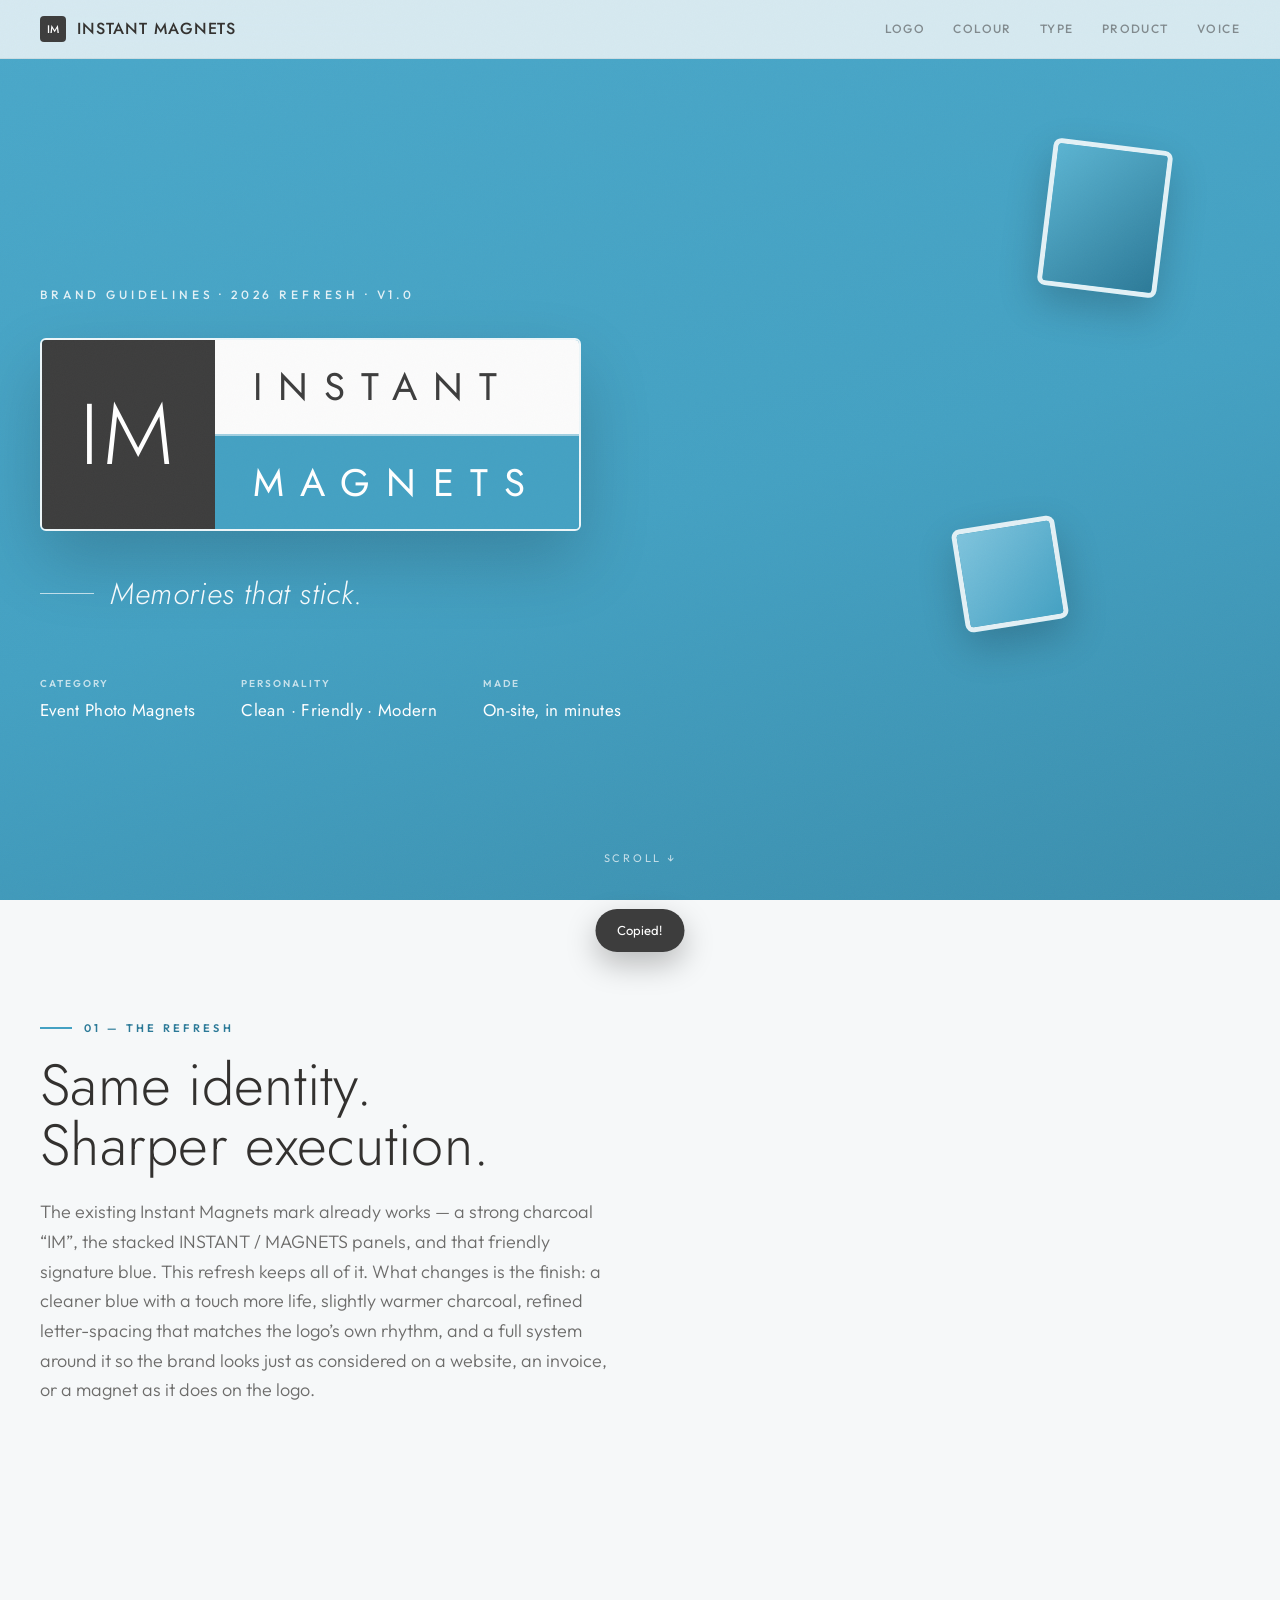
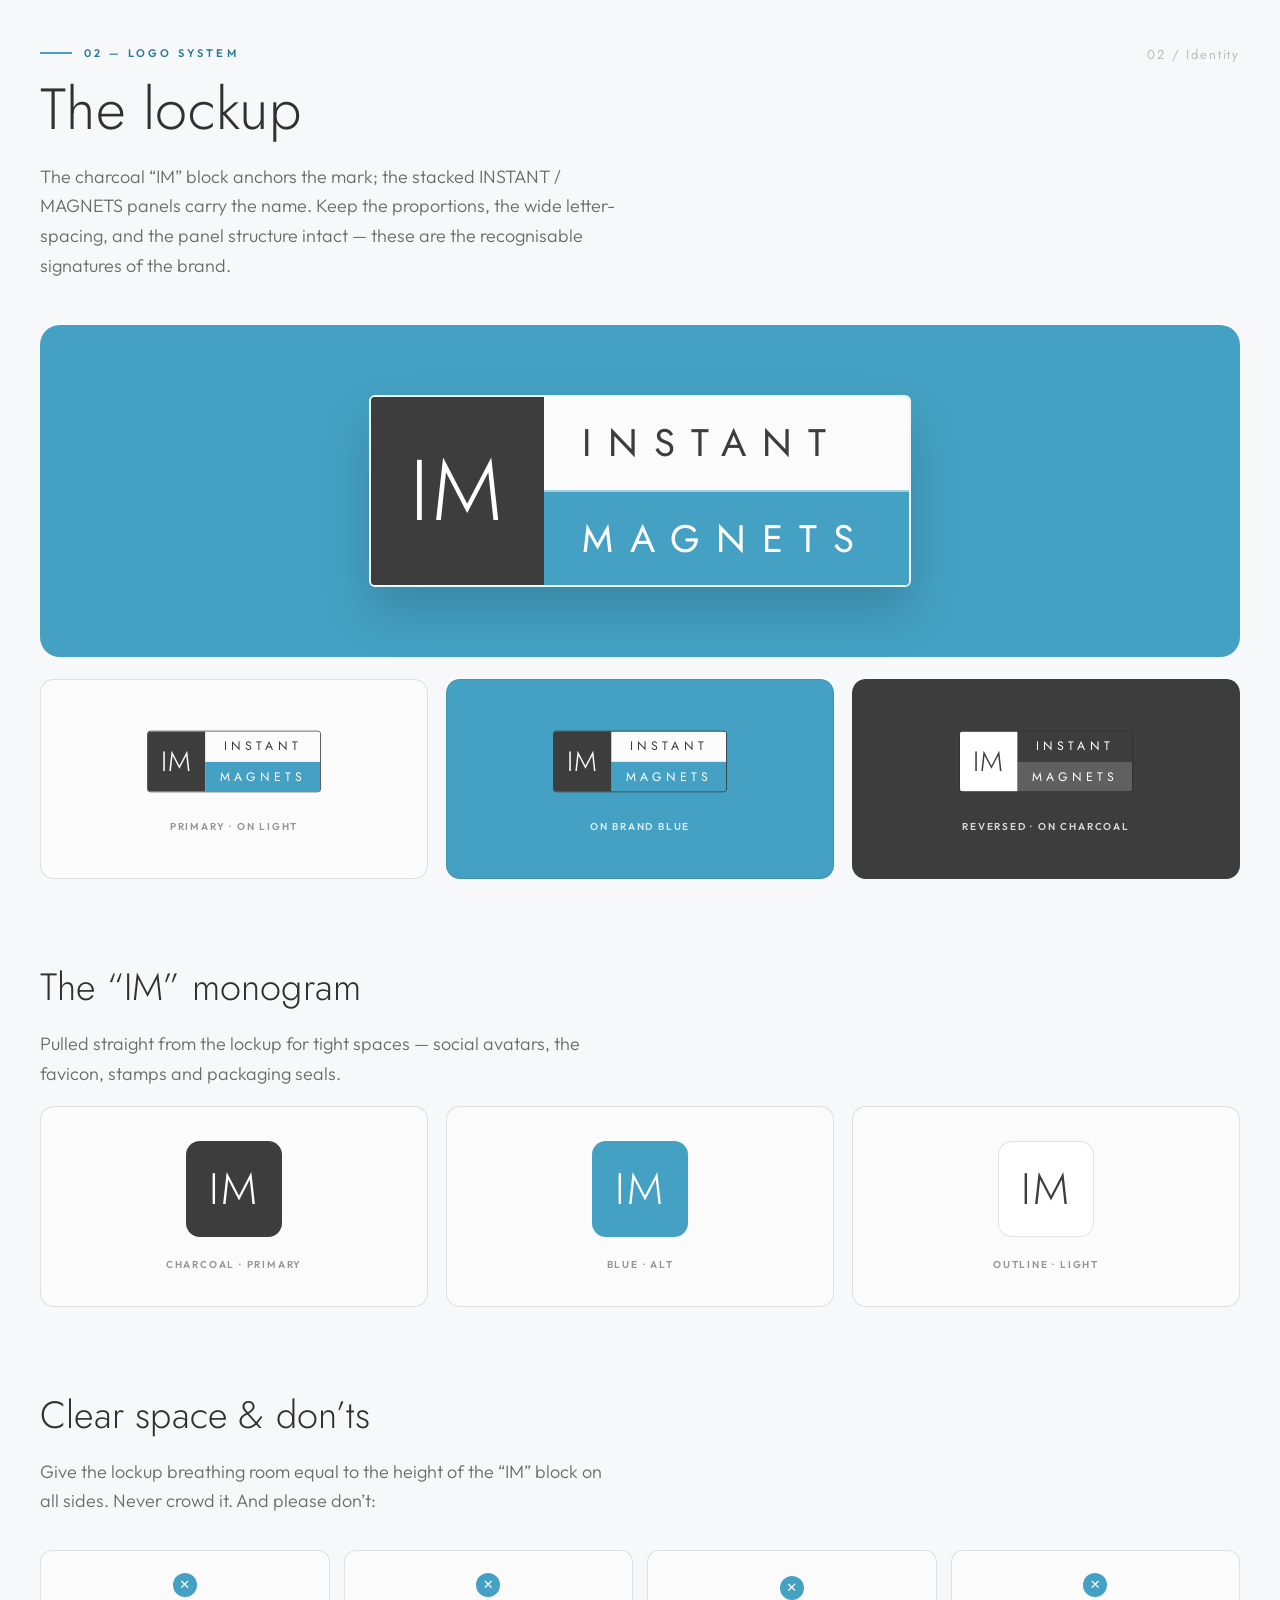
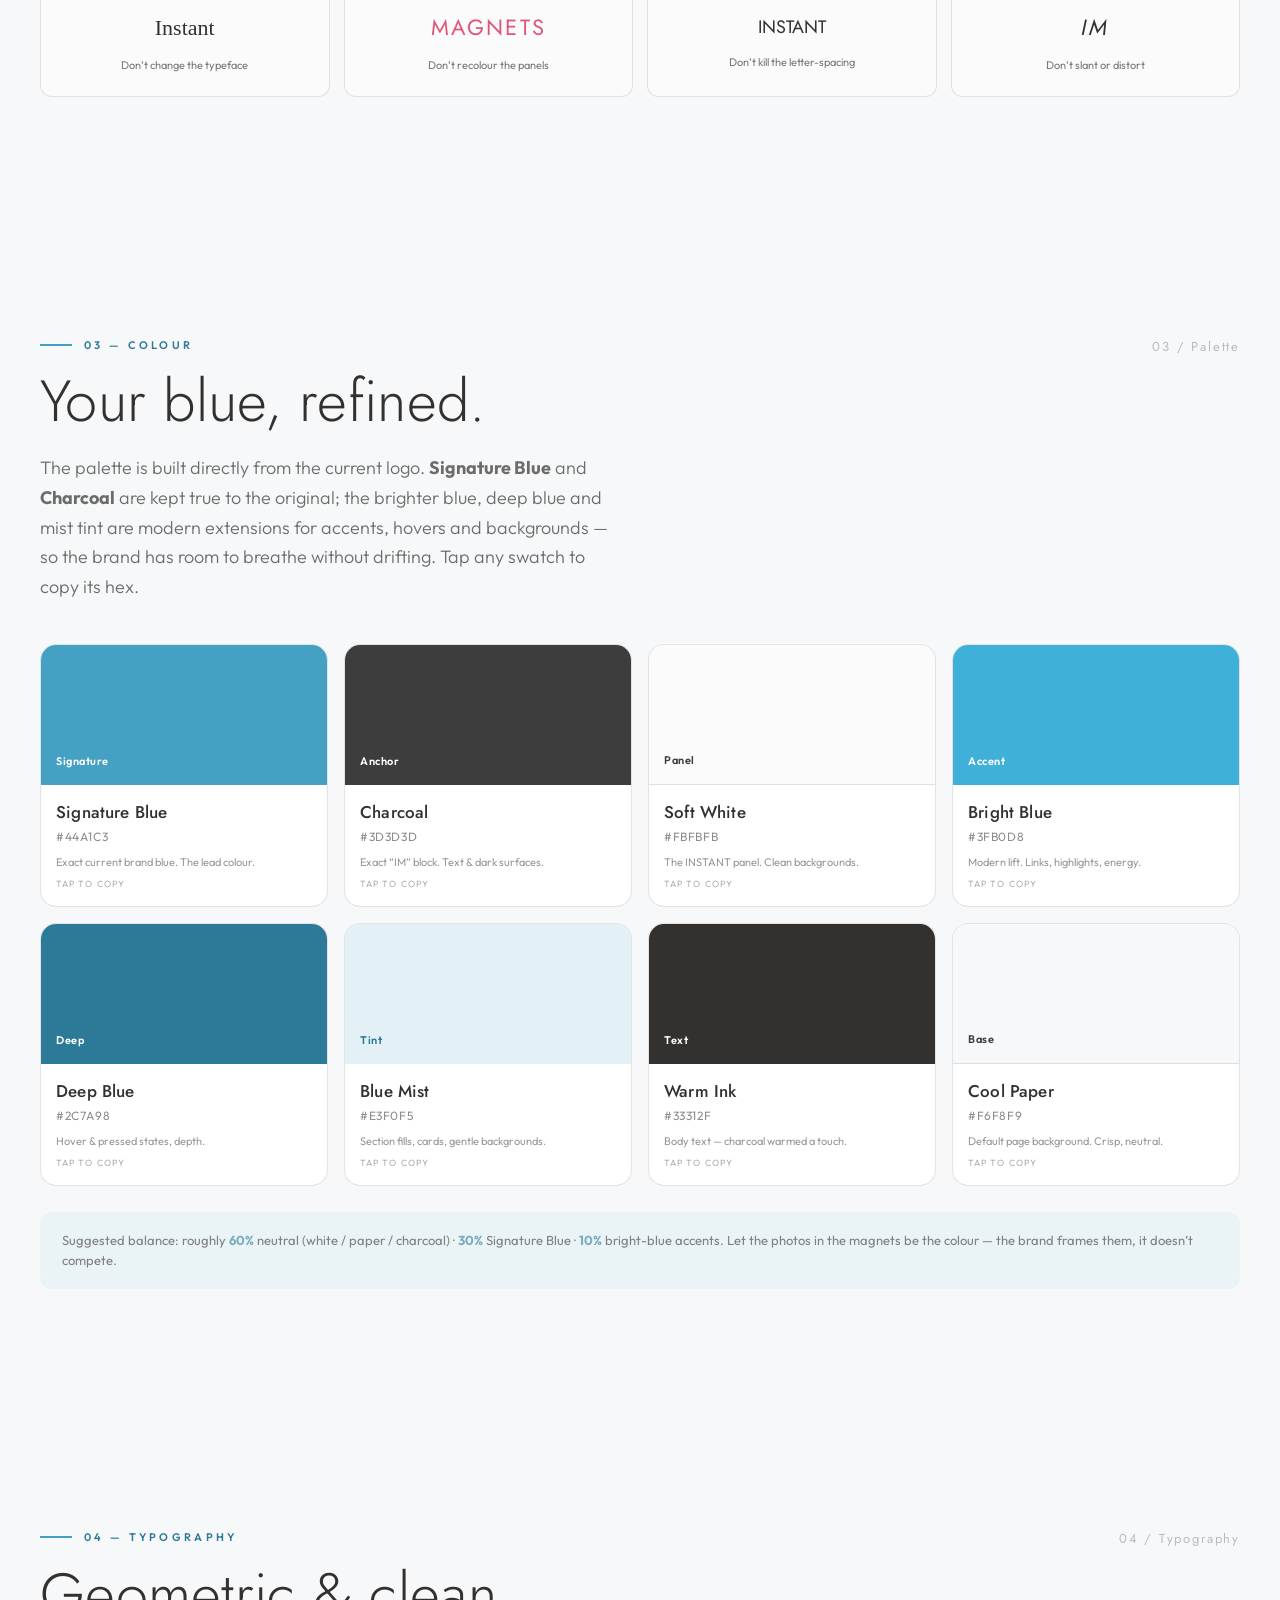
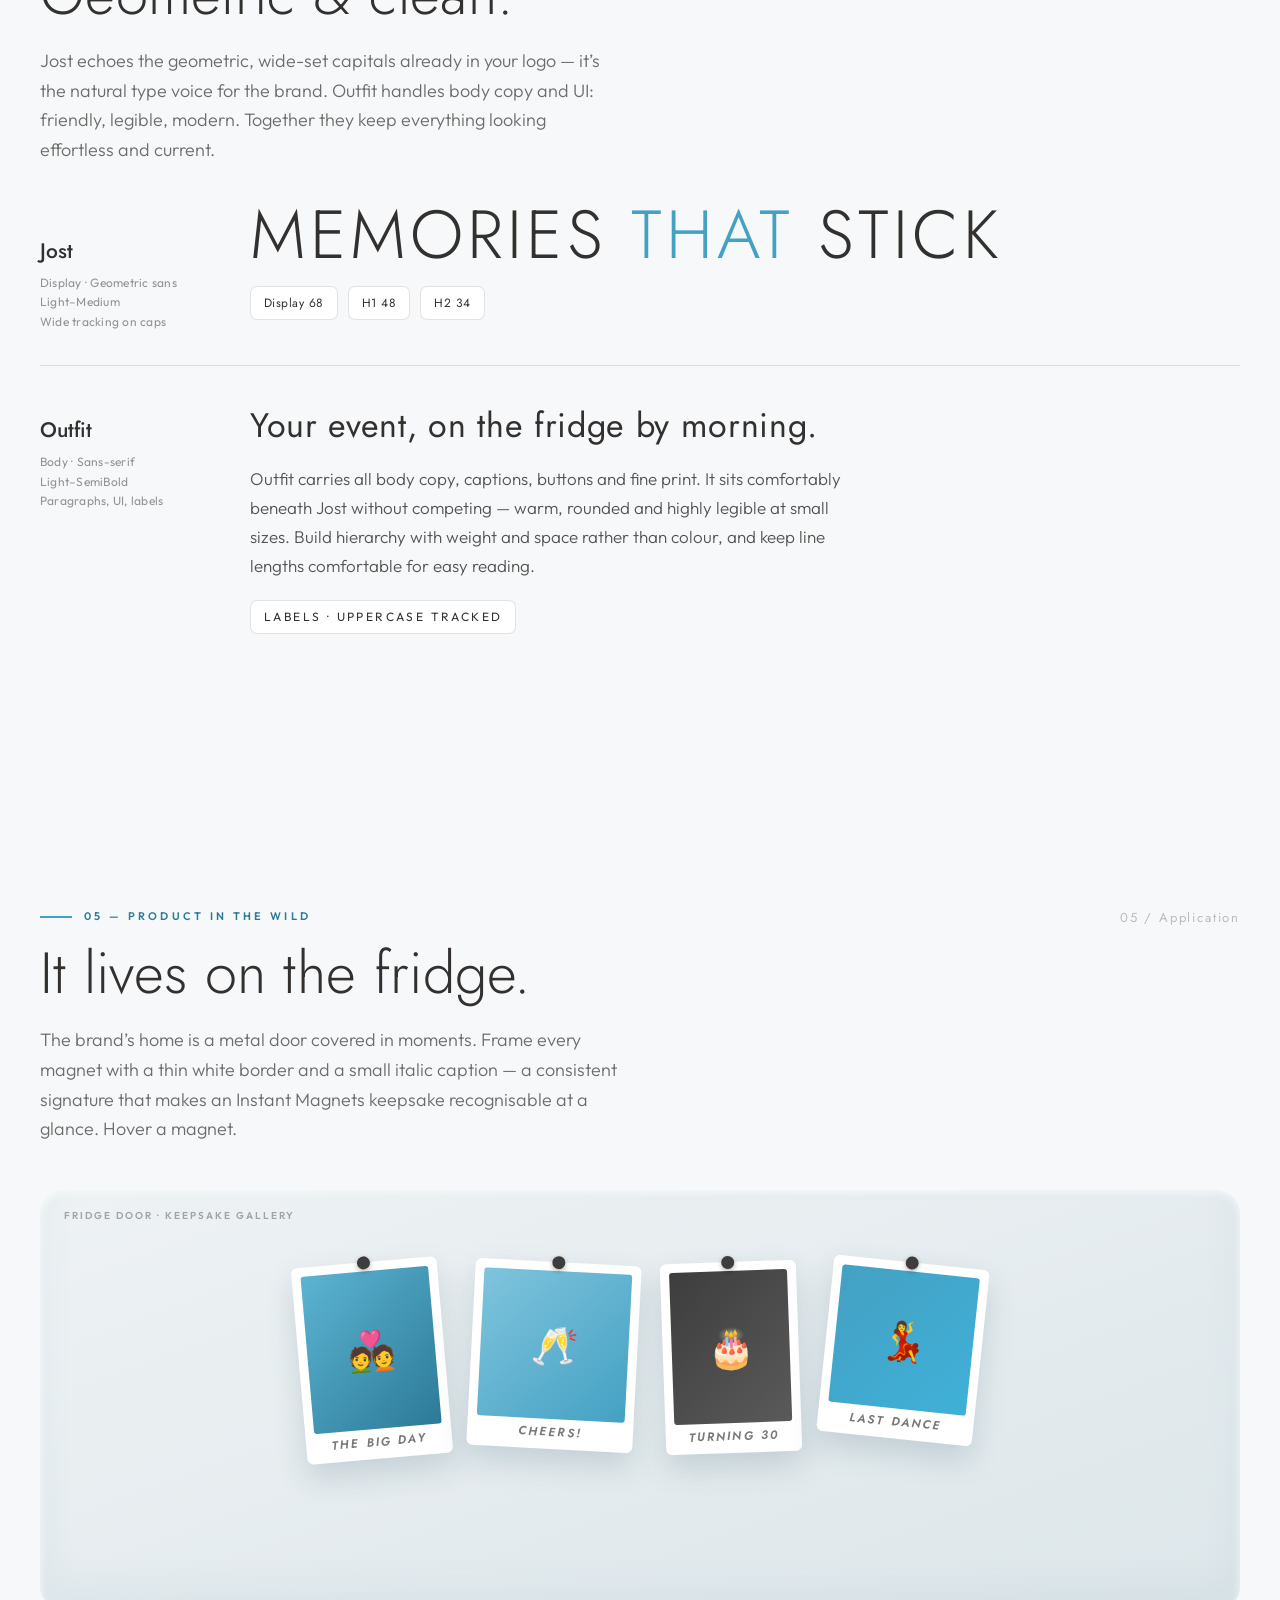
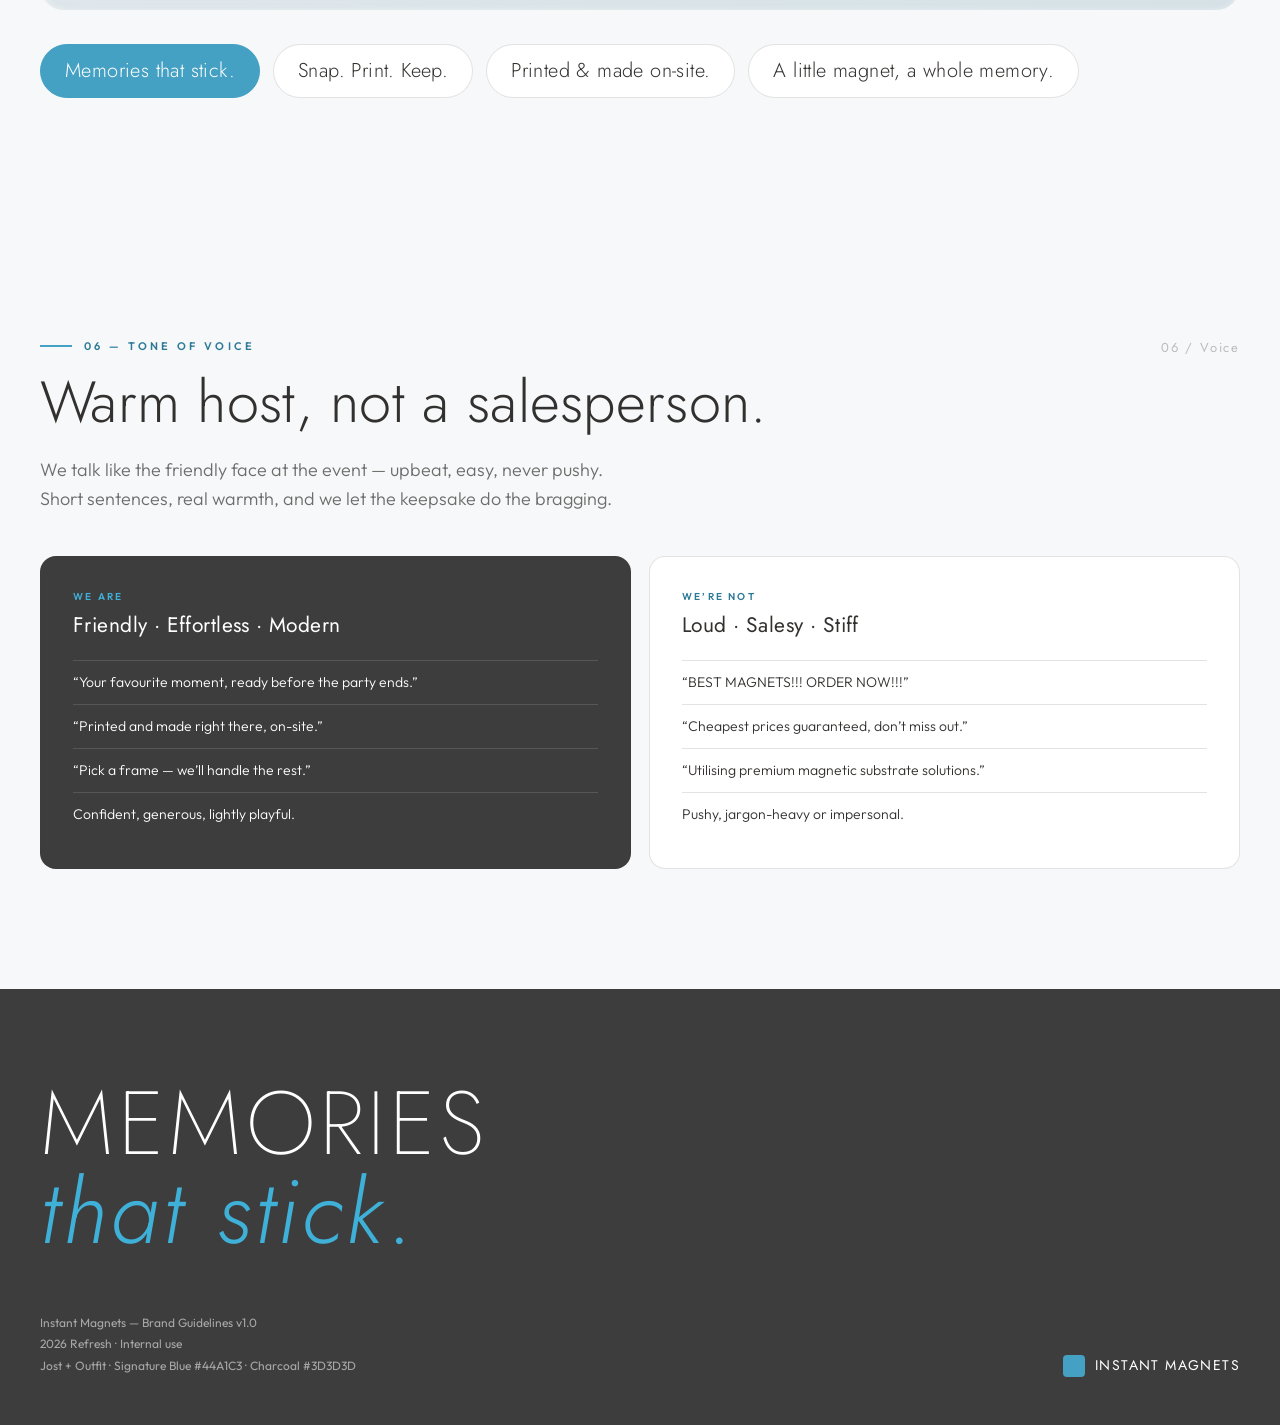
<file: instant-magnets-brand-guidelines.html>
<!DOCTYPE html>
<html lang="en">
<head>
<meta charset="UTF-8">
<meta name="viewport" content="width=device-width, initial-scale=1.0">
<title>Instant Magnets — Brand Guidelines</title>
<link rel="preconnect" href="https://fonts.googleapis.com">
<link rel="preconnect" href="https://fonts.gstatic.com" crossorigin>
<link href="https://fonts.googleapis.com/css2?family=Jost:wght@300;400;500;600&family=Outfit:wght@300;400;500;600;700&display=swap" rel="stylesheet">
<style>
:root{
  /* ---- CORE PALETTE — extracted from current logo ---- */
  --blue:#44A1C3;          /* signature sky blue (exact) */
  --blue-bright:#3FB0D8;   /* modern, slightly cleaner blue for accents */
  --blue-deep:#2C7A98;     /* darker shade for depth / hover */
  --blue-mist:#E3F0F5;     /* pale tint for backgrounds */
  --charcoal:#3D3D3D;      /* exact charcoal from IM box */
  --charcoal-warm:#33312F; /* very subtly warmed near-black for text */
  --white:#FBFBFB;         /* off-white panel */
  --paper:#F6F8F9;         /* cool light background */
  --line:rgba(61,61,61,.14);
  --line-soft:rgba(61,61,61,.08);

  --font-display:"Jost", system-ui, sans-serif;
  --font-body:"Outfit", system-ui, sans-serif;
}
*{margin:0;padding:0;box-sizing:border-box}
html{scroll-behavior:smooth}
body{
  font-family:var(--font-body);
  background:var(--paper);
  color:var(--charcoal-warm);
  -webkit-font-smoothing:antialiased;
  overflow-x:hidden;line-height:1.5;
}
::selection{background:var(--blue);color:#fff}

body::before{
  content:"";position:fixed;inset:0;z-index:9999;pointer-events:none;opacity:.025;
  background-image:url("data:image/svg+xml,%3Csvg xmlns='http://www.w3.org/2000/svg' width='200' height='200'%3E%3Cfilter id='n'%3E%3CfeTurbulence type='fractalNoise' baseFrequency='.9' numOctaves='3'/%3E%3C/filter%3E%3Crect width='100%25' height='100%25' filter='url(%23n)'/%3E%3C/svg%3E");
}

/* ---------- nav ---------- */
nav{
  position:fixed;top:0;left:0;right:0;z-index:1000;
  display:flex;align-items:center;justify-content:space-between;
  padding:16px 40px;background:rgba(246,248,249,.82);
  backdrop-filter:blur(14px);border-bottom:1px solid var(--line-soft);
}
nav .brand{display:flex;align-items:center;gap:11px;font-family:var(--font-display);font-weight:500;font-size:16px;letter-spacing:.06em;text-transform:uppercase}
nav .brand .imbox{width:26px;height:26px;background:var(--charcoal);color:#fff;display:flex;align-items:center;justify-content:center;font-size:11px;font-weight:500;letter-spacing:.02em;border-radius:4px}
nav .links{display:flex;gap:28px}
nav .links a{color:var(--charcoal);text-decoration:none;font-size:12px;font-weight:500;letter-spacing:.12em;text-transform:uppercase;opacity:.55;transition:opacity .25s}
nav .links a:hover{opacity:1;color:var(--blue-deep)}
@media(max-width:820px){nav .links{display:none}nav{padding:14px 22px}}

section{padding:120px 40px;position:relative;max-width:1280px;margin:0 auto}
@media(max-width:820px){section{padding:78px 22px}}
.eyebrow{font-size:11px;font-weight:600;letter-spacing:.3em;text-transform:uppercase;color:var(--blue-deep);margin-bottom:18px;display:flex;align-items:center;gap:12px}
.eyebrow::before{content:"";width:32px;height:2px;background:var(--blue)}
h2.section-title{font-family:var(--font-display);font-weight:300;font-size:clamp(32px,5vw,58px);letter-spacing:.005em;line-height:1.04;margin-bottom:22px}
.lead{font-size:clamp(15px,1.5vw,18px);max-width:580px;opacity:.7;font-weight:300;line-height:1.65}
.section-num{position:absolute;top:120px;right:40px;font-family:var(--font-display);font-size:13px;opacity:.3;letter-spacing:.14em}
@media(max-width:820px){.section-num{right:22px;top:78px}}

/* ---------- HERO ---------- */
.hero{min-height:100vh;display:flex;flex-direction:column;justify-content:center;padding-top:110px;position:relative;overflow:hidden;max-width:none;background:linear-gradient(165deg,#4AA8CA 0%, #44A1C3 55%, #3B8FAE 100%)}
.hero-inner{max-width:1280px;margin:0 auto;width:100%;padding:0 40px;position:relative;z-index:3;color:#fff}
@media(max-width:820px){.hero-inner{padding:0 22px}}
.hero .kicker{font-size:12px;letter-spacing:.32em;text-transform:uppercase;font-weight:500;opacity:.85;margin-bottom:34px}
/* recreated logo lockup, modernized */
.lockup{display:inline-flex;align-items:stretch;border:2px solid rgba(255,255,255,.9);border-radius:6px;overflow:hidden;box-shadow:0 30px 70px rgba(0,0,0,.18)}
.lockup .im{background:var(--charcoal);color:#fff;display:flex;align-items:center;justify-content:center;padding:0 clamp(20px,3vw,40px);font-family:var(--font-display);font-weight:300;font-size:clamp(40px,7vw,86px);letter-spacing:.04em}
.lockup .words{display:flex;flex-direction:column}
.lockup .words .w{padding:clamp(10px,1.4vw,18px) clamp(22px,3vw,44px);font-family:var(--font-display);font-weight:400;letter-spacing:.42em;font-size:clamp(18px,3vw,40px);display:flex;align-items:center}
.lockup .words .instant{background:var(--white);color:var(--charcoal)}
.lockup .words .magnets{background:var(--blue);color:#fff;border-top:2px solid rgba(255,255,255,.5)}
.hero .slogan{font-family:var(--font-display);font-weight:300;font-style:italic;font-size:clamp(18px,2.4vw,30px);margin-top:40px;letter-spacing:.02em;display:flex;align-items:center;gap:16px;opacity:.95}
.hero .slogan .ln{width:54px;height:1.5px;background:rgba(255,255,255,.7)}
.hero-meta{display:flex;gap:46px;margin-top:60px;flex-wrap:wrap}
.hero-meta .k{opacity:.7;text-transform:uppercase;font-size:10px;letter-spacing:.2em;margin-bottom:7px;font-weight:600}
.hero-meta .v{font-family:var(--font-display);font-size:17px;font-weight:400;letter-spacing:.02em}
.scroll-hint{position:absolute;bottom:34px;left:50%;transform:translateX(-50%);font-size:11px;letter-spacing:.25em;text-transform:uppercase;color:#fff;opacity:.7;z-index:3;animation:pulse 2.4s ease-in-out infinite}
@keyframes pulse{0%,100%{opacity:.4;transform:translateX(-50%) translateY(0)}50%{opacity:.85;transform:translateX(-50%) translateY(5px)}}
/* faint fridge-magnet shapes floating */
.fmag{position:absolute;border-radius:8px;border:5px solid rgba(255,255,255,.85);box-shadow:0 16px 40px rgba(0,0,0,.2);z-index:1;overflow:hidden}
.fmag i{display:block;width:100%;height:100%}
.h1m{width:120px;height:148px;top:16%;right:9%;transform:rotate(7deg);animation:bob 7s ease-in-out infinite}
.h2m{width:104px;height:104px;top:58%;right:17%;transform:rotate(-9deg);animation:bob2 8.5s ease-in-out infinite}
@media(max-width:980px){.fmag{display:none}}
@keyframes bob{0%,100%{transform:translateY(0) rotate(7deg)}50%{transform:translateY(-20px) rotate(7deg)}}
@keyframes bob2{0%,100%{transform:translateY(0) rotate(-9deg)}50%{transform:translateY(16px) rotate(-9deg)}}

/* ---------- LOGO SECTION ---------- */
.stage{border-radius:20px;padding:70px 40px;display:flex;align-items:center;justify-content:center;margin:44px 0 22px;position:relative;overflow:hidden}
.stage.blue{background:var(--blue)}
.stage.light{background:var(--white);border:1px solid var(--line)}
.stage.dark{background:var(--charcoal)}
.logo-grid{display:grid;grid-template-columns:repeat(3,1fr);gap:18px;margin-top:18px}
@media(max-width:820px){.logo-grid{grid-template-columns:1fr}}
.logo-card{background:var(--white);border:1px solid var(--line);border-radius:14px;padding:34px 24px;text-align:center;display:flex;flex-direction:column;align-items:center;gap:20px;min-height:200px;justify-content:center}
.logo-card.b{background:var(--blue)}.logo-card.d{background:var(--charcoal)}
.cap{font-size:10px;letter-spacing:.18em;text-transform:uppercase;opacity:.5;font-weight:600}
.cap.lt{color:#fff;opacity:.8}
/* mini lockup reused */
.mini{display:inline-flex;align-items:stretch;border:1.5px solid currentColor;border-radius:4px;overflow:hidden;transform:scale(.82)}
.mini .im{background:var(--charcoal);color:#fff;display:flex;align-items:center;padding:0 16px;font-family:var(--font-display);font-weight:300;font-size:34px;letter-spacing:.04em}
.mini .w{padding:7px 18px;font-family:var(--font-display);letter-spacing:.34em;font-size:15px;font-weight:400}
.mini .instant{background:var(--white);color:var(--charcoal)}
.mini .magnets{background:var(--blue);color:#fff}
.mini.rev .im{background:#fff;color:var(--charcoal)}
.mini.rev .instant{background:transparent;color:#fff}
.mini.rev .magnets{background:rgba(255,255,255,.18);color:#fff}
/* IM monogram */
.mono{width:96px;height:96px;border-radius:14px;display:flex;align-items:center;justify-content:center;font-family:var(--font-display);font-weight:300;font-size:44px;letter-spacing:.04em}
.mono.c1{background:var(--charcoal);color:#fff}
.mono.c2{background:var(--blue);color:#fff}
.mono.c3{background:#fff;color:var(--charcoal);border:1.5px solid var(--line)}

.spacing-demo{display:flex;align-items:center;justify-content:center;gap:0;padding:50px 20px;background:var(--blue-mist);border-radius:16px;margin-top:20px;position:relative}
.spacing-demo .pad{position:relative}
.spacing-demo .pad::before,.spacing-demo .pad::after{content:"";position:absolute;background:var(--blue);opacity:.5}

.dont-grid{display:grid;grid-template-columns:repeat(4,1fr);gap:14px;margin-top:34px}
@media(max-width:820px){.dont-grid{grid-template-columns:repeat(2,1fr)}}
.dont{background:var(--white);border:1px solid var(--line);border-radius:12px;padding:22px;min-height:140px;display:flex;flex-direction:column;align-items:center;justify-content:center;gap:14px;text-align:center}
.dont .x{width:24px;height:24px;border-radius:50%;background:var(--blue);color:#fff;display:flex;align-items:center;justify-content:center;font-size:13px;font-weight:700;flex-shrink:0}
.dont .lbl{font-size:11px;opacity:.65;line-height:1.4}
.dont .d{font-family:var(--font-display);font-size:22px;letter-spacing:.1em}

/* ---------- COLOR ---------- */
.swatches{display:grid;grid-template-columns:repeat(4,1fr);gap:16px;margin-top:42px}
@media(max-width:980px){.swatches{grid-template-columns:repeat(2,1fr)}}
@media(max-width:520px){.swatches{grid-template-columns:1fr}}
.sw{border-radius:16px;overflow:hidden;border:1px solid var(--line);cursor:pointer;transition:transform .3s ease,box-shadow .3s ease;background:#fff}
.sw:hover{transform:translateY(-6px);box-shadow:0 16px 36px rgba(44,122,152,.18)}
.sw .chip{height:140px;display:flex;align-items:flex-end;padding:15px;font-size:11px;font-weight:600;letter-spacing:.05em}
.sw .info{padding:15px}
.sw .nm{font-family:var(--font-display);font-size:17px;letter-spacing:.01em;font-weight:500}
.sw .hex{font-size:12px;opacity:.55;margin-top:3px;letter-spacing:.05em}
.sw .role{font-size:11px;opacity:.5;margin-top:9px;line-height:1.45}
.sw .ct{font-size:9px;letter-spacing:.12em;text-transform:uppercase;opacity:.4;margin-top:6px}
.ratio-note{margin-top:26px;font-size:13px;opacity:.6;background:var(--blue-mist);border-radius:12px;padding:18px 22px;line-height:1.6}
.ratio-note b{color:var(--blue-deep)}

/* ---------- TYPE ---------- */
.type-row{border-top:1px solid var(--line);padding:34px 0;display:grid;grid-template-columns:180px 1fr;gap:30px;align-items:baseline}
@media(max-width:820px){.type-row{grid-template-columns:1fr;gap:12px}}
.type-row .nm{font-family:var(--font-display);font-size:21px;font-weight:500}
.type-row .det{font-size:12px;opacity:.5;margin-top:6px;line-height:1.6;letter-spacing:.02em}
.type-display{font-family:var(--font-display);font-weight:300;font-size:clamp(36px,6vw,68px);letter-spacing:.06em;line-height:1.05;text-transform:uppercase}
.type-display em{color:var(--blue);font-style:normal}
.type-head{font-family:var(--font-display);font-weight:400;font-size:clamp(24px,3.2vw,34px);letter-spacing:.02em}
.type-body{font-size:17px;font-weight:300;max-width:620px;line-height:1.7;opacity:.82;margin-top:14px}
.scale-bar{display:flex;gap:10px;flex-wrap:wrap;margin-top:16px}
.scale-bar span{font-family:var(--font-display);background:#fff;border:1px solid var(--line);border-radius:7px;padding:7px 13px;font-size:12px;letter-spacing:.04em}

/* ---------- PRODUCT ---------- */
.fridge{margin-top:46px;background:linear-gradient(160deg,#EEF2F4,#DDE6EA);border-radius:24px;padding:50px 40px;position:relative;min-height:420px;box-shadow:inset 0 2px 8px rgba(255,255,255,.7),inset 0 -20px 40px rgba(44,122,152,.06)}
.fridge .lbl{position:absolute;top:18px;left:24px;font-size:10px;letter-spacing:.2em;text-transform:uppercase;opacity:.4;font-weight:600}
.scatter{display:flex;flex-wrap:wrap;gap:26px;align-items:flex-start;justify-content:center;margin-top:22px}
.pm{background:#fff;border-radius:6px;padding:9px 9px 30px;box-shadow:0 14px 30px rgba(44,82,100,.18);position:relative;transition:transform .35s ease}
.pm:hover{transform:translateY(-8px) rotate(0)!important;z-index:5}
.pm .img{border-radius:3px;display:flex;align-items:center;justify-content:center;font-size:38px}
.pm .cap{position:absolute;bottom:8px;left:0;right:0;text-align:center;font-family:var(--font-display);font-style:italic;font-size:12px;opacity:.65}
.pm .dot{position:absolute;top:-6px;left:50%;transform:translateX(-50%);width:13px;height:13px;border-radius:50%;background:var(--charcoal);box-shadow:0 2px 5px rgba(0,0,0,.3)}
.q1{transform:rotate(-5deg)}.q2{transform:rotate(3deg)}.q3{transform:rotate(-2deg)}.q4{transform:rotate(6deg)}
.phrases{margin-top:34px;display:flex;flex-wrap:wrap;gap:13px}
.phrase{font-family:var(--font-display);font-weight:300;font-size:clamp(15px,1.9vw,20px);background:#fff;border:1px solid var(--line);border-radius:40px;padding:11px 24px;letter-spacing:.02em}
.phrase.hl{background:var(--blue);color:#fff;border-color:var(--blue)}

/* ---------- VOICE ---------- */
.voice-grid{display:grid;grid-template-columns:1fr 1fr;gap:18px;margin-top:42px}
@media(max-width:820px){.voice-grid{grid-template-columns:1fr}}
.vc{border-radius:16px;padding:32px;border:1px solid var(--line)}
.vc.we{background:var(--charcoal);color:#fff}
.vc.not{background:#fff}
.vc .tag{font-size:10px;letter-spacing:.22em;text-transform:uppercase;font-weight:600;margin-bottom:6px}
.vc.we .tag{color:var(--blue-bright)}.vc.not .tag{color:var(--blue-deep)}
.vc h4{font-family:var(--font-display);font-size:21px;font-weight:400;margin-bottom:18px;letter-spacing:.02em}
.vc ul{list-style:none}
.vc li{padding:11px 0;border-top:1px solid var(--line);font-size:14px;font-weight:300}
.vc.we li{border-color:rgba(255,255,255,.13)}

/* ---------- FOOTER ---------- */
footer{background:var(--charcoal);color:#fff;padding:90px 40px 48px;max-width:none}
.fi{max-width:1280px;margin:0 auto}
footer .big{font-family:var(--font-display);font-weight:200;font-size:clamp(34px,7vw,96px);line-height:1;letter-spacing:.04em;text-transform:uppercase}
footer .big em{font-style:italic;color:var(--blue-bright);text-transform:none;font-weight:300}
footer .row{display:flex;justify-content:space-between;align-items:flex-end;margin-top:54px;flex-wrap:wrap;gap:22px}
footer .meta{font-size:12px;opacity:.55;line-height:1.8}
footer .wm{font-family:var(--font-display);font-size:14px;letter-spacing:.1em;text-transform:uppercase;display:flex;align-items:center;gap:10px}
footer .wm .b{width:22px;height:22px;background:var(--blue);border-radius:4px}

.reveal{opacity:0;transform:translateY(26px);transition:opacity .8s cubic-bezier(.16,1,.3,1),transform .8s cubic-bezier(.16,1,.3,1)}
.reveal.in{opacity:1;transform:none}
.toast{position:fixed;bottom:28px;left:50%;transform:translateX(-50%) translateY(80px);background:var(--charcoal);color:#fff;padding:12px 22px;border-radius:40px;font-size:13px;z-index:2000;transition:transform .4s cubic-bezier(.16,1,.3,1);box-shadow:0 12px 30px rgba(0,0,0,.25)}
.toast.show{transform:translateX(-50%) translateY(0)}
</style>
</head>
<body>

<nav>
  <div class="brand"><span class="imbox">IM</span>Instant Magnets</div>
  <div class="links">
    <a href="#logo">Logo</a>
    <a href="#color">Colour</a>
    <a href="#type">Type</a>
    <a href="#product">Product</a>
    <a href="#voice">Voice</a>
  </div>
</nav>

<!-- HERO -->
<header class="hero">
  <div class="fmag h1m"><i style="background:linear-gradient(135deg,#5BB4D2,#2C7A98)"></i></div>
  <div class="fmag h2m"><i style="background:linear-gradient(135deg,#7Fc4dd,#44A1C3)"></i></div>
  <div class="hero-inner">
    <div class="kicker">Brand Guidelines · 2026 Refresh · v1.0</div>
    <div class="lockup">
      <div class="im">IM</div>
      <div class="words">
        <div class="w instant">INSTANT</div>
        <div class="w magnets">MAGNETS</div>
      </div>
    </div>
    <div class="slogan"><span class="ln"></span>Memories that stick.</div>
    <div class="hero-meta">
      <div><div class="k">Category</div><div class="v">Event Photo Magnets</div></div>
      <div><div class="k">Personality</div><div class="v">Clean · Friendly · Modern</div></div>
      <div><div class="k">Made</div><div class="v">On-site, in minutes</div></div>
    </div>
  </div>
  <div class="scroll-hint">Scroll ↓</div>
</header>

<!-- ESSENCE -->
<section class="reveal">
  <div class="eyebrow">01 — The Refresh</div>
  <h2 class="section-title">Same identity.<br>Sharper execution.</h2>
  <p class="lead">The existing Instant Magnets mark already works — a strong charcoal “IM”, the stacked INSTANT / MAGNETS panels, and that friendly signature blue. This refresh keeps all of it. What changes is the finish: a cleaner blue with a touch more life, slightly warmer charcoal, refined letter-spacing that matches the logo’s own rhythm, and a full system around it so the brand looks just as considered on a website, an invoice, or a magnet as it does on the logo.</p>
</section>

<!-- LOGO -->
<section id="logo" class="reveal">
  <div class="section-num">02 / Identity</div>
  <div class="eyebrow">02 — Logo System</div>
  <h2 class="section-title">The lockup</h2>
  <p class="lead">The charcoal “IM” block anchors the mark; the stacked INSTANT / MAGNETS panels carry the name. Keep the proportions, the wide letter-spacing, and the panel structure intact — these are the recognisable signatures of the brand.</p>

  <div class="stage blue">
    <div class="lockup" style="box-shadow:0 24px 50px rgba(0,0,0,.16)">
      <div class="im">IM</div>
      <div class="words">
        <div class="w instant">INSTANT</div>
        <div class="w magnets">MAGNETS</div>
      </div>
    </div>
  </div>

  <div class="logo-grid">
    <div class="logo-card">
      <div class="mini"><div class="im">IM</div><div class="words" style="display:flex;flex-direction:column"><div class="w instant">INSTANT</div><div class="w magnets">MAGNETS</div></div></div>
      <div class="cap">Primary · on light</div>
    </div>
    <div class="logo-card b">
      <div class="mini"><div class="im">IM</div><div class="words" style="display:flex;flex-direction:column"><div class="w instant">INSTANT</div><div class="w magnets">MAGNETS</div></div></div>
      <div class="cap lt">On brand blue</div>
    </div>
    <div class="logo-card d">
      <div class="mini rev"><div class="im">IM</div><div class="words" style="display:flex;flex-direction:column"><div class="w instant">INSTANT</div><div class="w magnets">MAGNETS</div></div></div>
      <div class="cap lt">Reversed · on charcoal</div>
    </div>
  </div>

  <h2 class="section-title" style="margin-top:88px;font-size:clamp(24px,3.2vw,38px)">The “IM” monogram</h2>
  <p class="lead">Pulled straight from the lockup for tight spaces — social avatars, the favicon, stamps and packaging seals.</p>
  <div class="logo-grid" style="grid-template-columns:repeat(3,1fr)">
    <div class="logo-card"><div class="mono c1">IM</div><div class="cap">Charcoal · primary</div></div>
    <div class="logo-card"><div class="mono c2">IM</div><div class="cap">Blue · alt</div></div>
    <div class="logo-card"><div class="mono c3">IM</div><div class="cap">Outline · light</div></div>
  </div>

  <h2 class="section-title" style="margin-top:88px;font-size:clamp(24px,3.2vw,38px)">Clear space &amp; don’ts</h2>
  <p class="lead">Give the lockup breathing room equal to the height of the “IM” block on all sides. Never crowd it. And please don’t:</p>
  <div class="dont-grid">
    <div class="dont"><span class="x">✕</span><div class="d" style="font-family:Georgia,serif;letter-spacing:0">Instant</div><div class="lbl">Don’t change the typeface</div></div>
    <div class="dont"><span class="x">✕</span><div class="d" style="color:#E0567A">MAGNETS</div><div class="lbl">Don’t recolour the panels</div></div>
    <div class="dont"><span class="x">✕</span><div class="d" style="letter-spacing:0;font-size:18px">INSTANT</div><div class="lbl">Don’t kill the letter-spacing</div></div>
    <div class="dont"><span class="x">✕</span><div class="d" style="transform:skewX(-12deg)">IM</div><div class="lbl">Don’t slant or distort</div></div>
  </div>
</section>

<!-- COLOR -->
<section id="color" class="reveal">
  <div class="section-num">03 / Palette</div>
  <div class="eyebrow">03 — Colour</div>
  <h2 class="section-title">Your blue, refined.</h2>
  <p class="lead">The palette is built directly from the current logo. <b>Signature Blue</b> and <b>Charcoal</b> are kept true to the original; the brighter blue, deep blue and mist tint are modern extensions for accents, hovers and backgrounds — so the brand has room to breathe without drifting. Tap any swatch to copy its hex.</p>

  <div class="swatches">
    <div class="sw" data-hex="#44A1C3"><div class="chip" style="background:#44A1C3;color:#fff">Signature</div><div class="info"><div class="nm">Signature Blue</div><div class="hex">#44A1C3</div><div class="role">Exact current brand blue. The lead colour.</div><div class="ct">Tap to copy</div></div></div>
    <div class="sw" data-hex="#3D3D3D"><div class="chip" style="background:#3D3D3D;color:#fff">Anchor</div><div class="info"><div class="nm">Charcoal</div><div class="hex">#3D3D3D</div><div class="role">Exact “IM” block. Text & dark surfaces.</div><div class="ct">Tap to copy</div></div></div>
    <div class="sw" data-hex="#FBFBFB"><div class="chip" style="background:#FBFBFB;color:#3D3D3D;border-bottom:1px solid var(--line)">Panel</div><div class="info"><div class="nm">Soft White</div><div class="hex">#FBFBFB</div><div class="role">The INSTANT panel. Clean backgrounds.</div><div class="ct">Tap to copy</div></div></div>
    <div class="sw" data-hex="#3FB0D8"><div class="chip" style="background:#3FB0D8;color:#fff">Accent</div><div class="info"><div class="nm">Bright Blue</div><div class="hex">#3FB0D8</div><div class="role">Modern lift. Links, highlights, energy.</div><div class="ct">Tap to copy</div></div></div>
    <div class="sw" data-hex="#2C7A98"><div class="chip" style="background:#2C7A98;color:#fff">Deep</div><div class="info"><div class="nm">Deep Blue</div><div class="hex">#2C7A98</div><div class="role">Hover & pressed states, depth.</div><div class="ct">Tap to copy</div></div></div>
    <div class="sw" data-hex="#E3F0F5"><div class="chip" style="background:#E3F0F5;color:#2C7A98">Tint</div><div class="info"><div class="nm">Blue Mist</div><div class="hex">#E3F0F5</div><div class="role">Section fills, cards, gentle backgrounds.</div><div class="ct">Tap to copy</div></div></div>
    <div class="sw" data-hex="#33312F"><div class="chip" style="background:#33312F;color:#fff">Text</div><div class="info"><div class="nm">Warm Ink</div><div class="hex">#33312F</div><div class="role">Body text — charcoal warmed a touch.</div><div class="ct">Tap to copy</div></div></div>
    <div class="sw" data-hex="#F6F8F9"><div class="chip" style="background:#F6F8F9;color:#3D3D3D;border-bottom:1px solid var(--line)">Base</div><div class="info"><div class="nm">Cool Paper</div><div class="hex">#F6F8F9</div><div class="role">Default page background. Crisp, neutral.</div><div class="ct">Tap to copy</div></div></div>
  </div>

  <div class="ratio-note">Suggested balance: roughly <b>60%</b> neutral (white / paper / charcoal) · <b>30%</b> Signature Blue · <b>10%</b> bright-blue accents. Let the photos in the magnets be the colour — the brand frames them, it doesn’t compete.</div>
</section>

<!-- TYPE -->
<section id="type" class="reveal">
  <div class="section-num">04 / Typography</div>
  <div class="eyebrow">04 — Typography</div>
  <h2 class="section-title">Geometric &amp; clean.</h2>
  <p class="lead">Jost echoes the geometric, wide-set capitals already in your logo — it’s the natural type voice for the brand. Outfit handles body copy and UI: friendly, legible, modern. Together they keep everything looking effortless and current.</p>

  <div class="type-row" style="border-top:none">
    <div><div class="nm">Jost</div><div class="det">Display · Geometric sans<br>Light–Medium<br>Wide tracking on caps</div></div>
    <div>
      <div class="type-display">Memories <em>that</em> stick</div>
      <div class="scale-bar"><span>Display 68</span><span>H1 48</span><span>H2 34</span></div>
    </div>
  </div>

  <div class="type-row">
    <div><div class="nm">Outfit</div><div class="det">Body · Sans-serif<br>Light–SemiBold<br>Paragraphs, UI, labels</div></div>
    <div>
      <div class="type-head">Your event, on the fridge by morning.</div>
      <p class="type-body">Outfit carries all body copy, captions, buttons and fine print. It sits comfortably beneath Jost without competing — warm, rounded and highly legible at small sizes. Build hierarchy with weight and space rather than colour, and keep line lengths comfortable for easy reading.</p>
      <div class="scale-bar" style="margin-top:20px"><span style="font-family:var(--font-body);letter-spacing:.2em">LABELS · UPPERCASE TRACKED</span></div>
    </div>
  </div>
</section>

<!-- PRODUCT -->
<section id="product" class="reveal">
  <div class="section-num">05 / Application</div>
  <div class="eyebrow">05 — Product in the wild</div>
  <h2 class="section-title">It lives on the fridge.</h2>
  <p class="lead">The brand’s home is a metal door covered in moments. Frame every magnet with a thin white border and a small italic caption — a consistent signature that makes an Instant Magnets keepsake recognisable at a glance. Hover a magnet.</p>

  <div class="fridge">
    <div class="lbl">Fridge door · keepsake gallery</div>
    <div class="scatter">
      <div class="pm q1"><div class="dot"></div><div class="img" style="width:128px;height:158px;background:linear-gradient(135deg,#5BB4D2,#2C7A98)">💑</div><div class="cap">the big day</div></div>
      <div class="pm q2"><div class="dot"></div><div class="img" style="width:148px;height:148px;background:linear-gradient(135deg,#7FC4DD,#44A1C3)">🥂</div><div class="cap">cheers!</div></div>
      <div class="pm q3"><div class="dot"></div><div class="img" style="width:118px;height:152px;background:linear-gradient(135deg,#3D3D3D,#5a5a5a)">🎂</div><div class="cap">turning 30</div></div>
      <div class="pm q4"><div class="dot"></div><div class="img" style="width:138px;height:138px;background:linear-gradient(135deg,#44A1C3,#3FB0D8)">💃</div><div class="cap">last dance</div></div>
    </div>
  </div>

  <div class="phrases">
    <div class="phrase hl">Memories that stick.</div>
    <div class="phrase">Snap. Print. Keep.</div>
    <div class="phrase">Printed &amp; made on-site.</div>
    <div class="phrase">A little magnet, a whole memory.</div>
  </div>
</section>

<!-- VOICE -->
<section id="voice" class="reveal">
  <div class="section-num">06 / Voice</div>
  <div class="eyebrow">06 — Tone of Voice</div>
  <h2 class="section-title">Warm host, not a salesperson.</h2>
  <p class="lead">We talk like the friendly face at the event — upbeat, easy, never pushy. Short sentences, real warmth, and we let the keepsake do the bragging.</p>
  <div class="voice-grid">
    <div class="vc we">
      <div class="tag">We are</div>
      <h4>Friendly · Effortless · Modern</h4>
      <ul>
        <li>“Your favourite moment, ready before the party ends.”</li>
        <li>“Printed and made right there, on-site.”</li>
        <li>“Pick a frame — we’ll handle the rest.”</li>
        <li>Confident, generous, lightly playful.</li>
      </ul>
    </div>
    <div class="vc not">
      <div class="tag">We’re not</div>
      <h4>Loud · Salesy · Stiff</h4>
      <ul>
        <li>“BEST MAGNETS!!! ORDER NOW!!!”</li>
        <li>“Cheapest prices guaranteed, don’t miss out.”</li>
        <li>“Utilising premium magnetic substrate solutions.”</li>
        <li>Pushy, jargon-heavy or impersonal.</li>
      </ul>
    </div>
  </div>
</section>

<!-- FOOTER -->
<footer class="reveal">
  <div class="fi">
    <div class="big">Memories<br><em>that stick.</em></div>
    <div class="row">
      <div class="meta">
        Instant Magnets — Brand Guidelines v1.0<br>
        2026 Refresh · Internal use<br>
        Jost + Outfit · Signature Blue #44A1C3 · Charcoal #3D3D3D
      </div>
      <div class="wm"><span class="b"></span>Instant Magnets</div>
    </div>
  </div>
</footer>

<div class="toast" id="toast">Copied!</div>

<script>
const io=new IntersectionObserver((es)=>{es.forEach(e=>{if(e.isIntersecting)e.target.classList.add('in')})},{threshold:.1});
document.querySelectorAll('.reveal').forEach(el=>io.observe(el));
const toast=document.getElementById('toast');
document.querySelectorAll('.sw').forEach(sw=>{
  sw.addEventListener('click',()=>{
    const hex=sw.dataset.hex;navigator.clipboard&&navigator.clipboard.writeText(hex);
    toast.textContent=hex+' copied';toast.classList.add('show');
    setTimeout(()=>toast.classList.remove('show'),1400);
  });
});
</script>
</body>
</html>
</file>
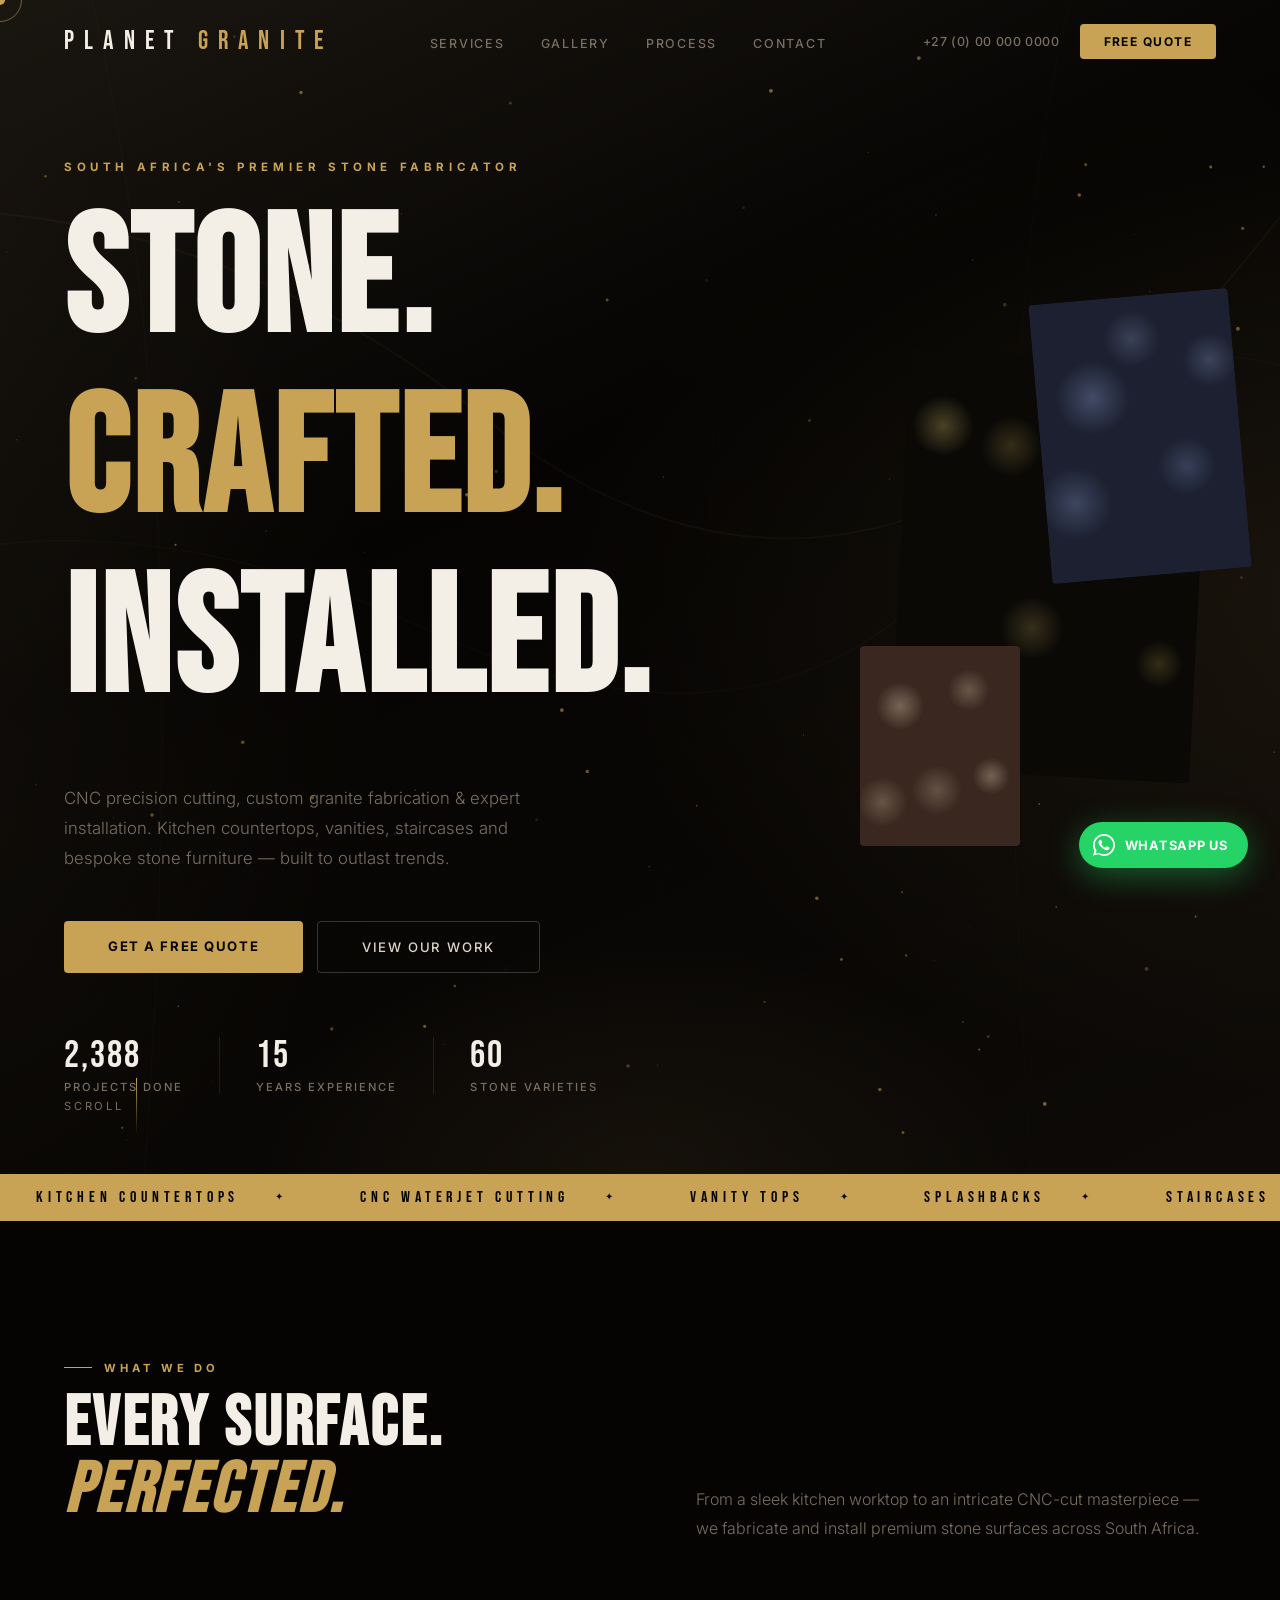
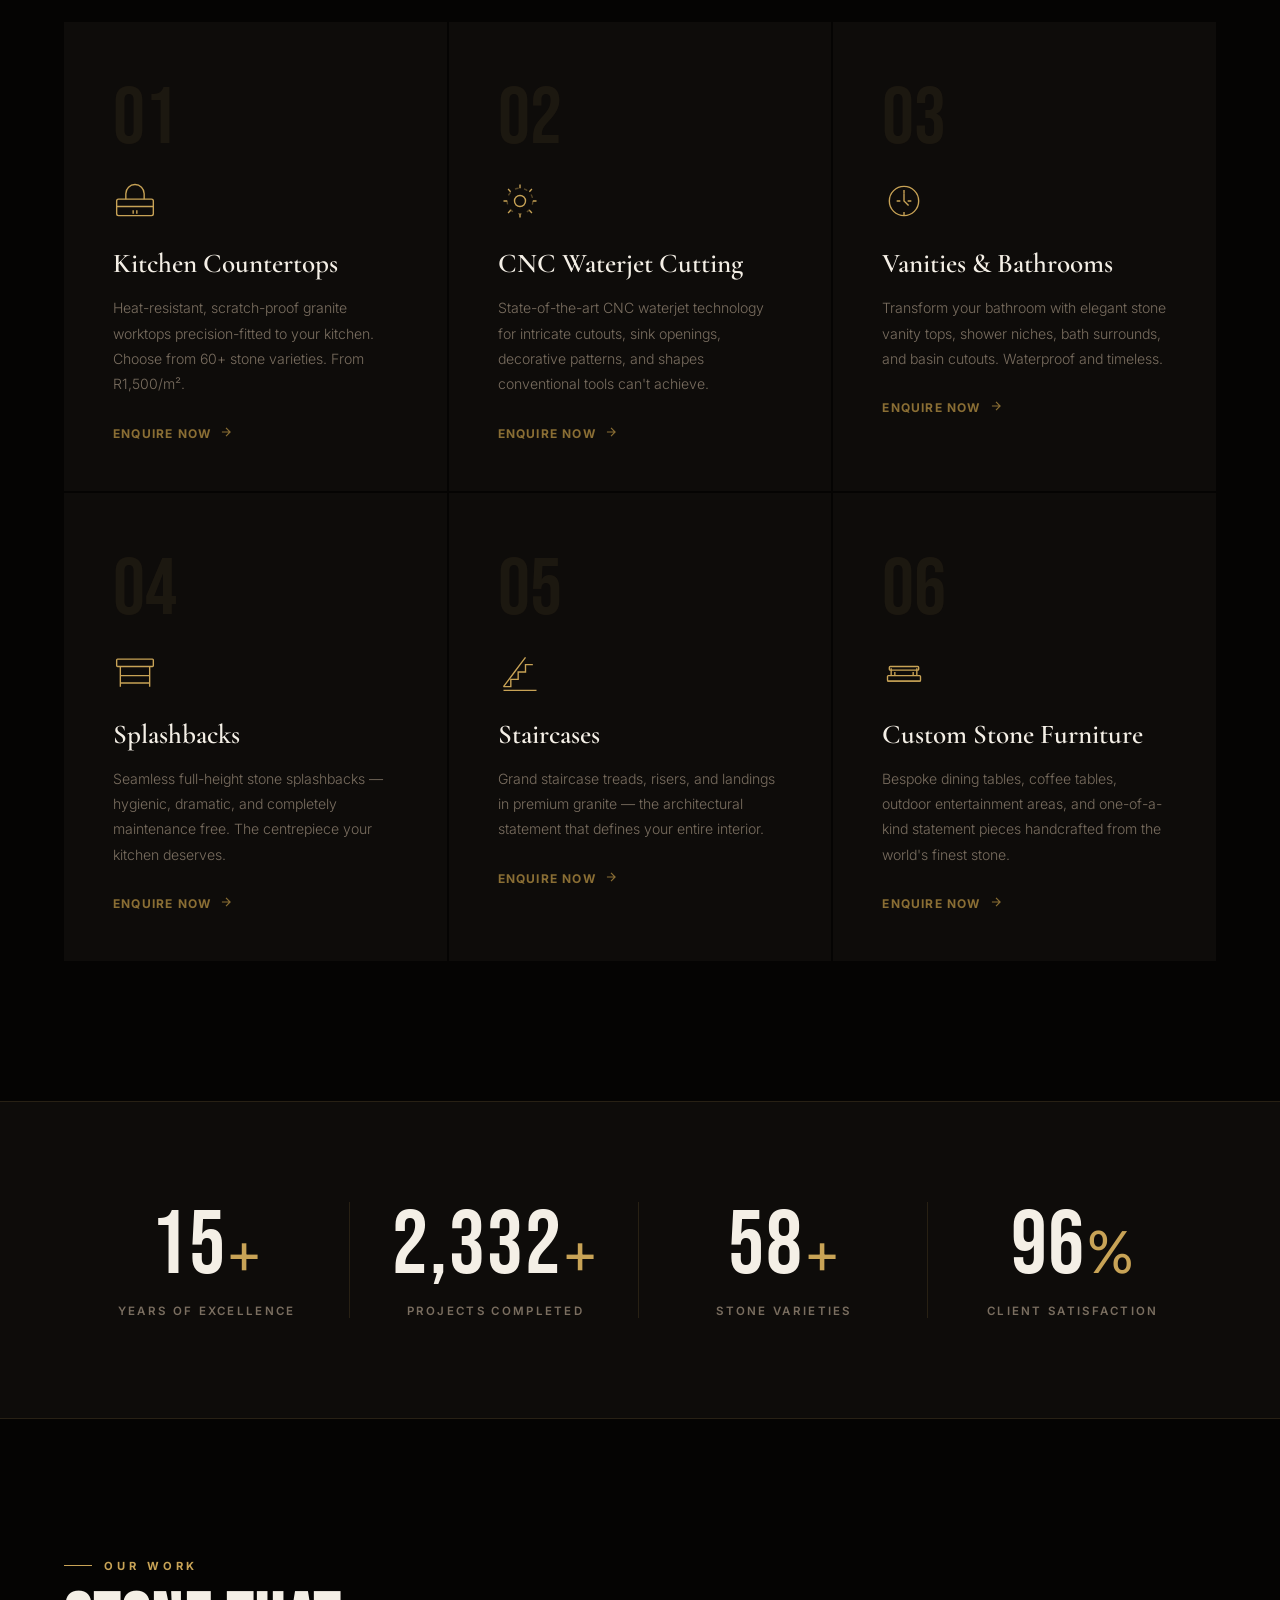
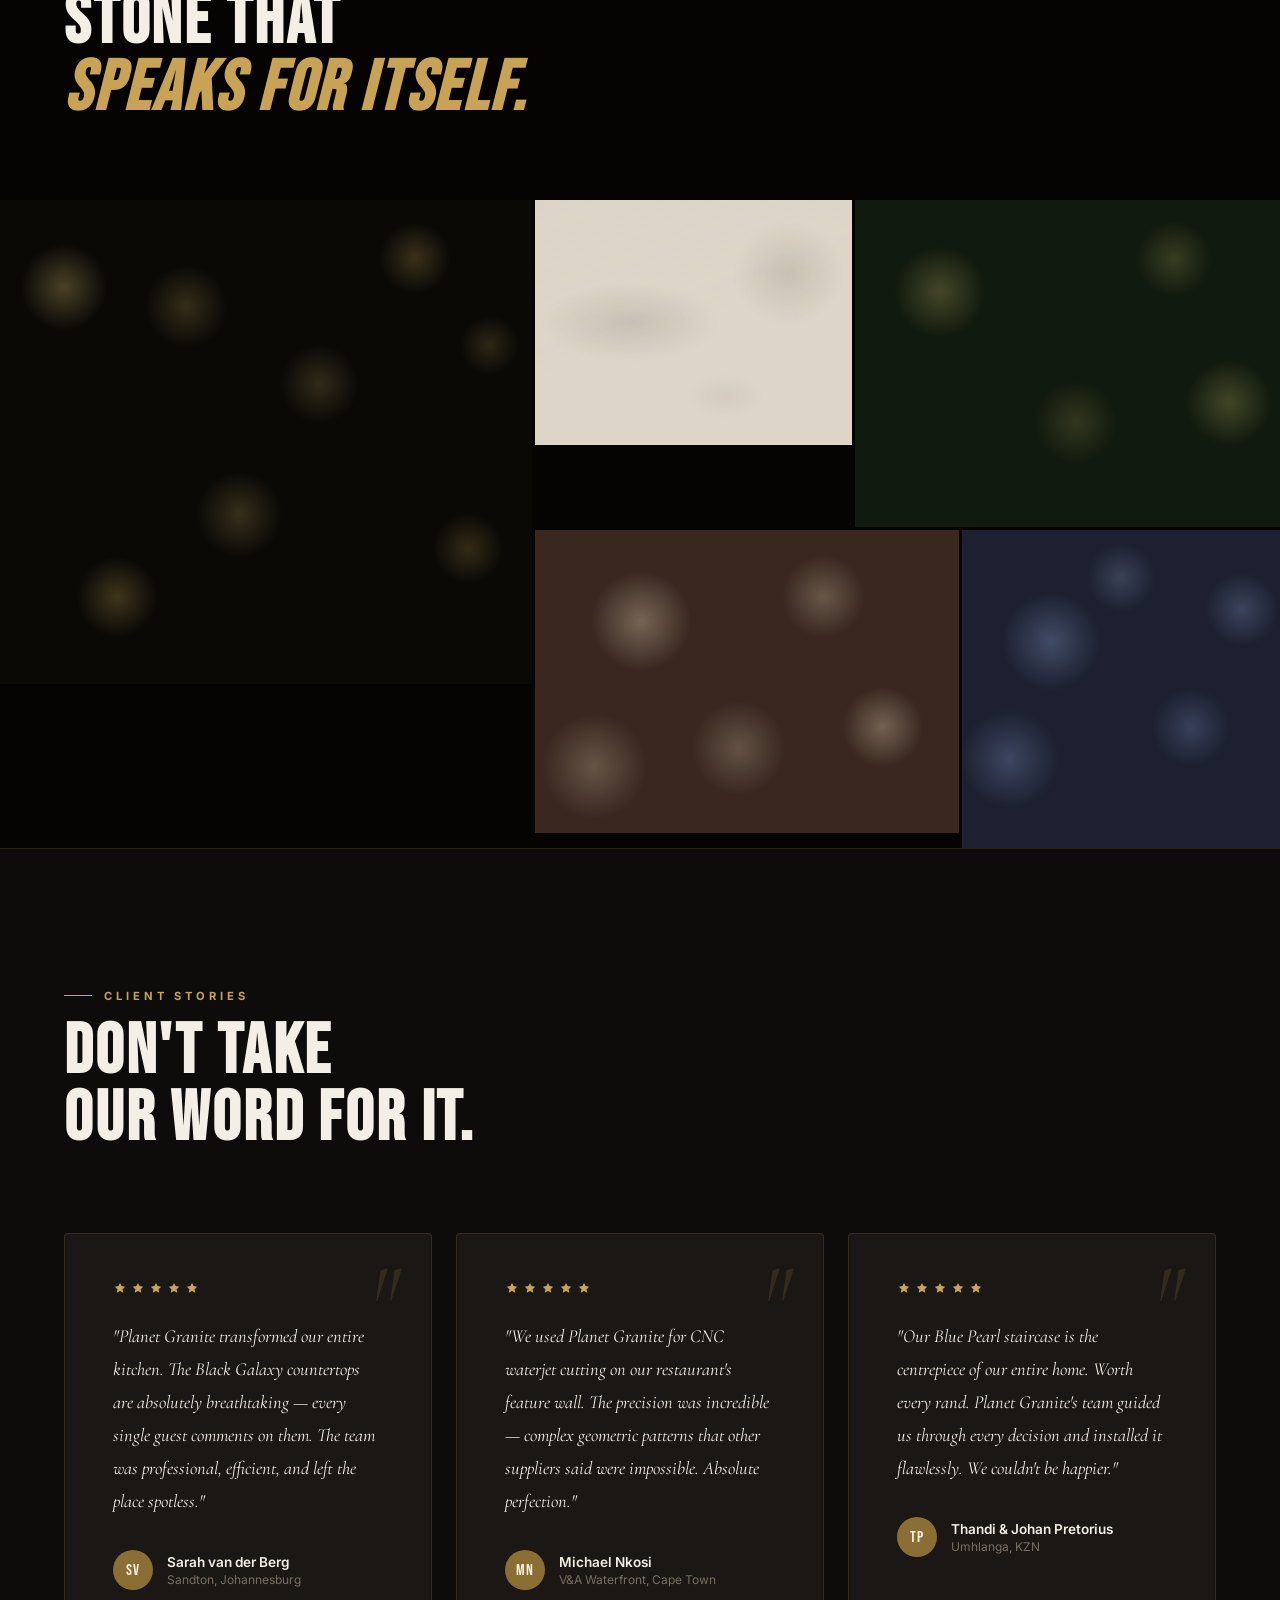
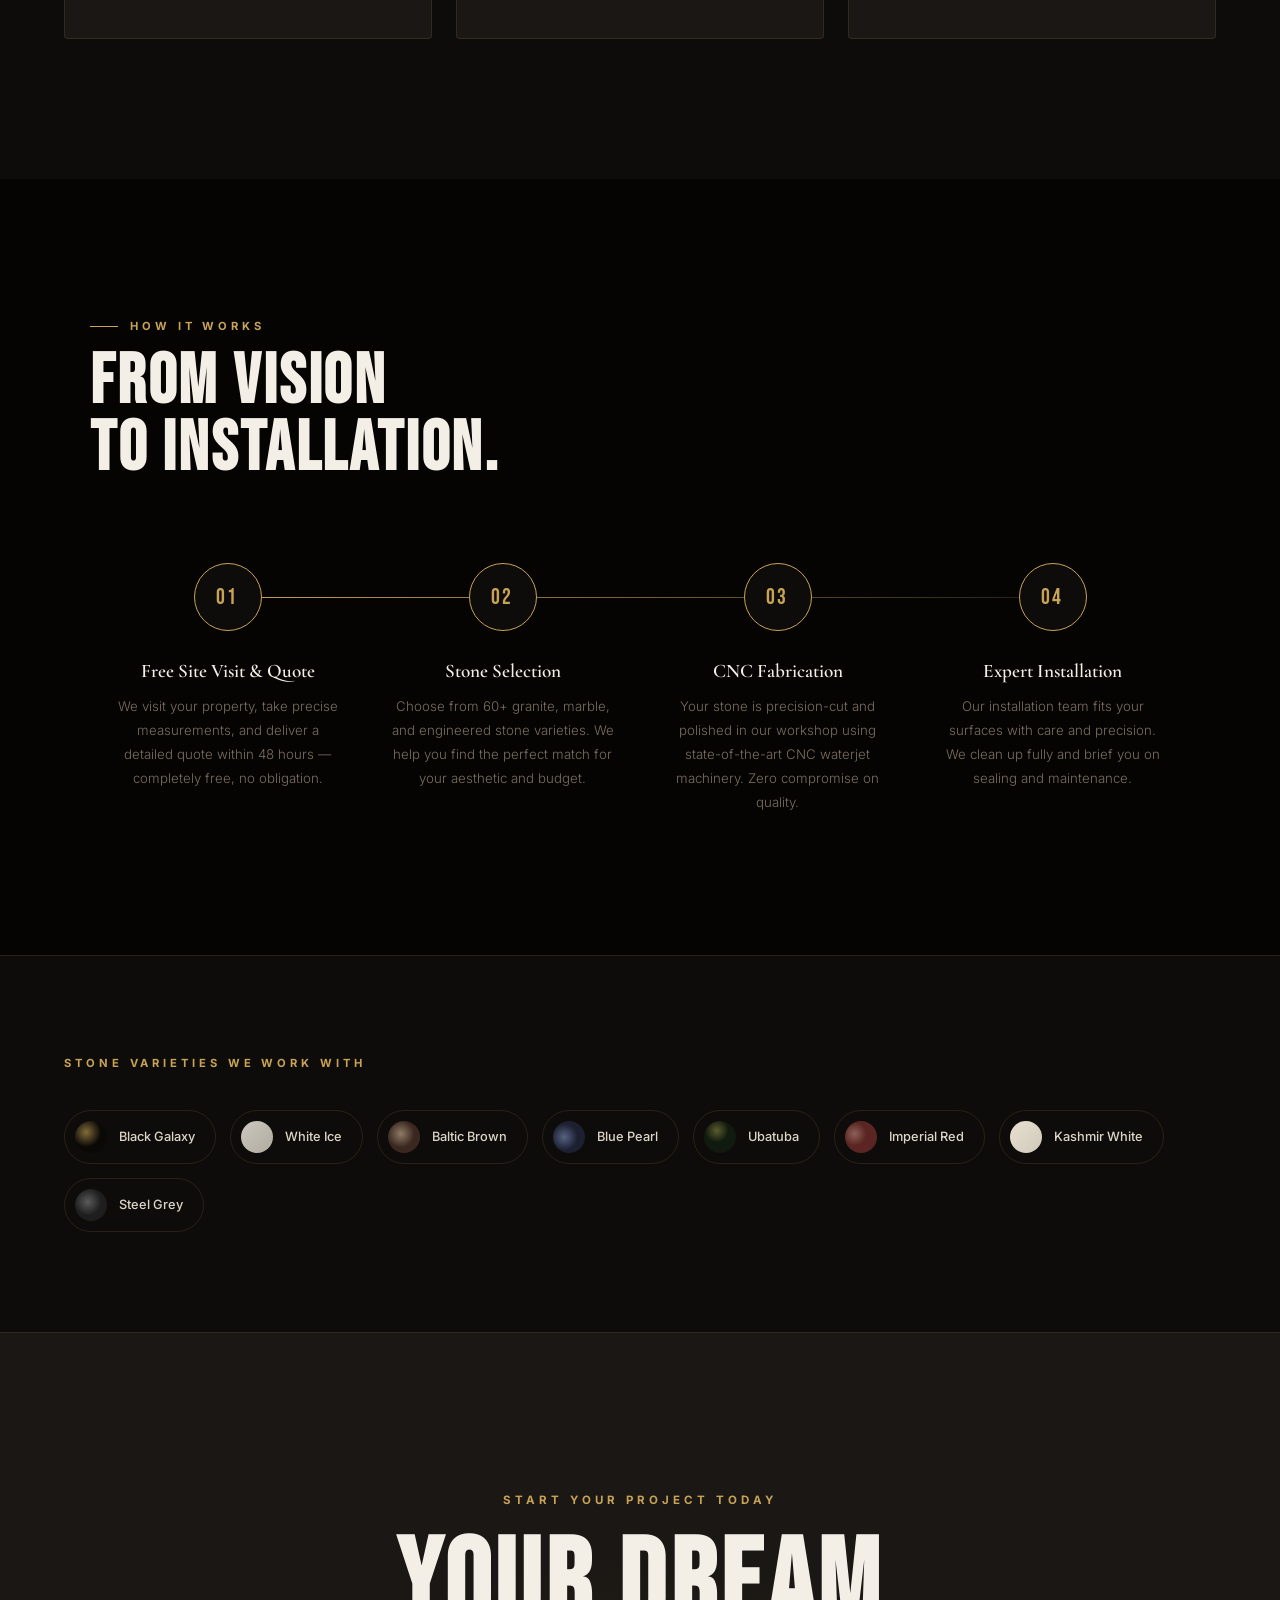
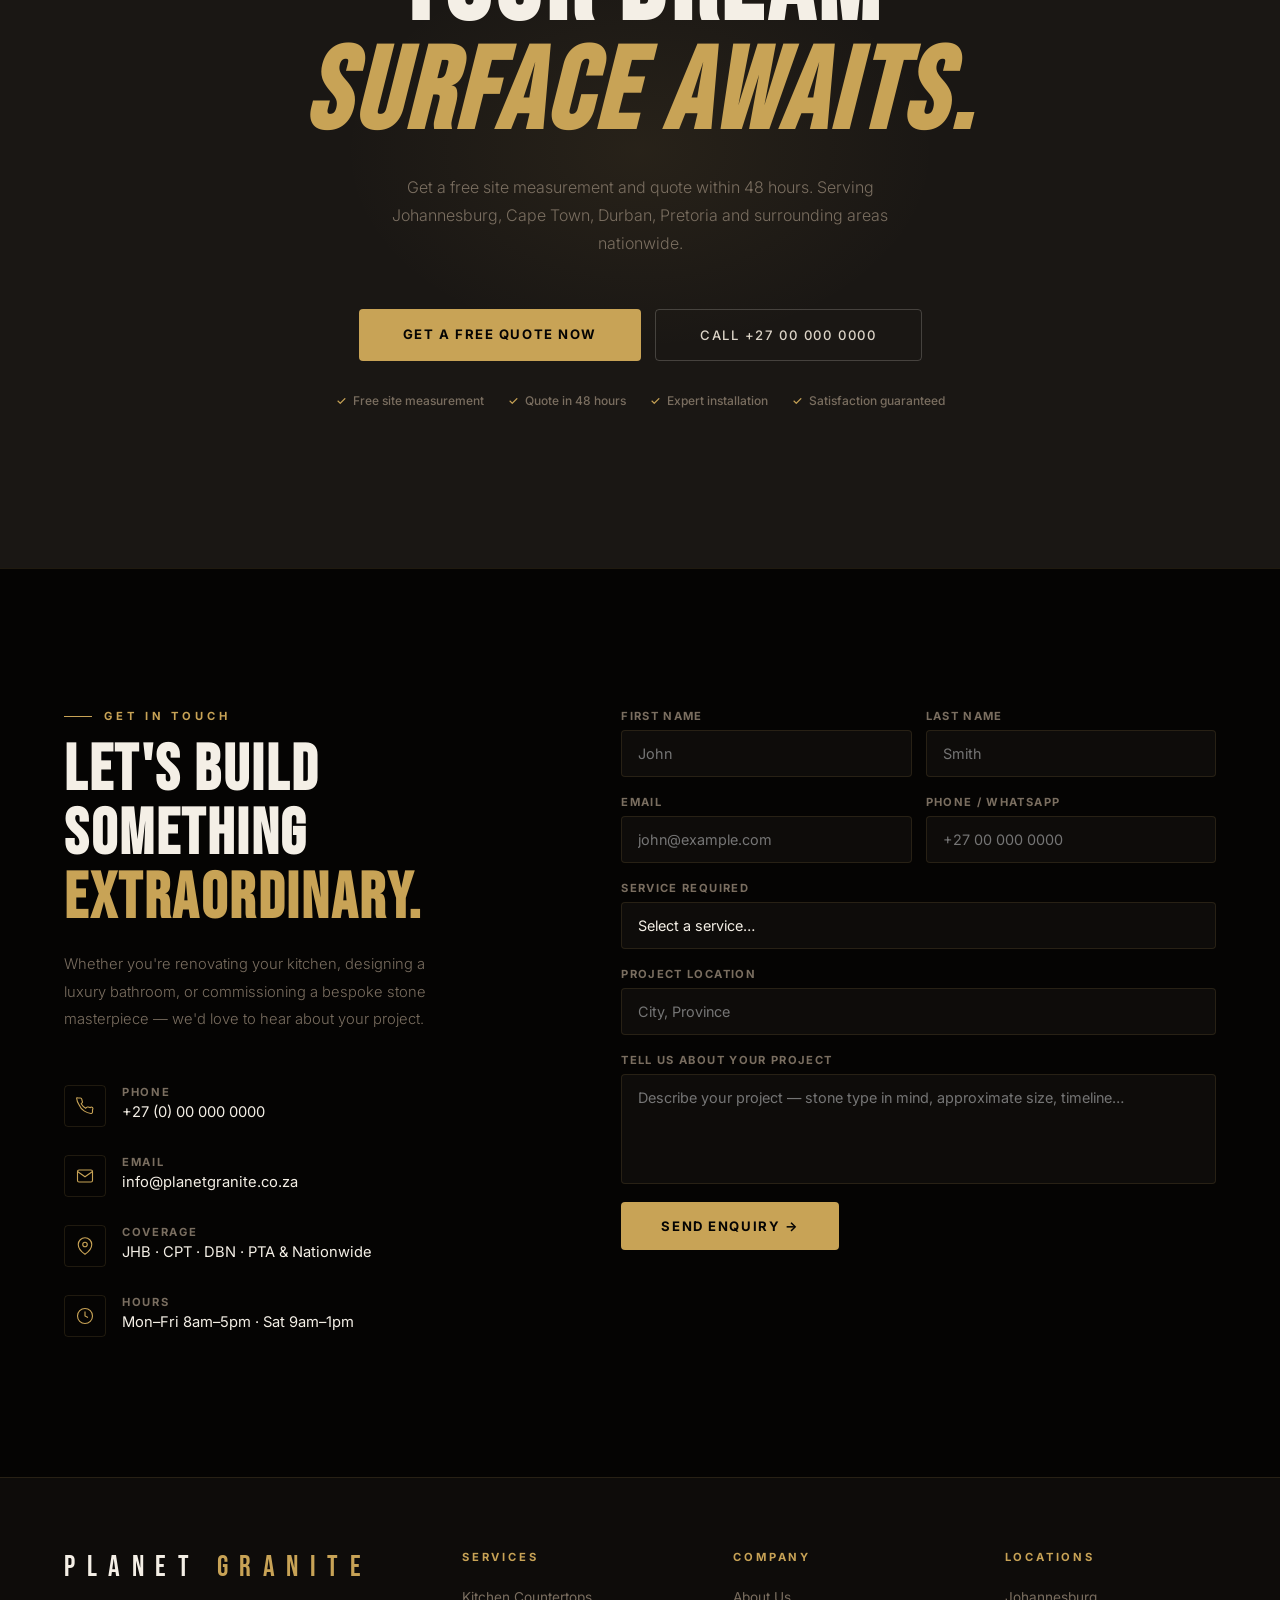
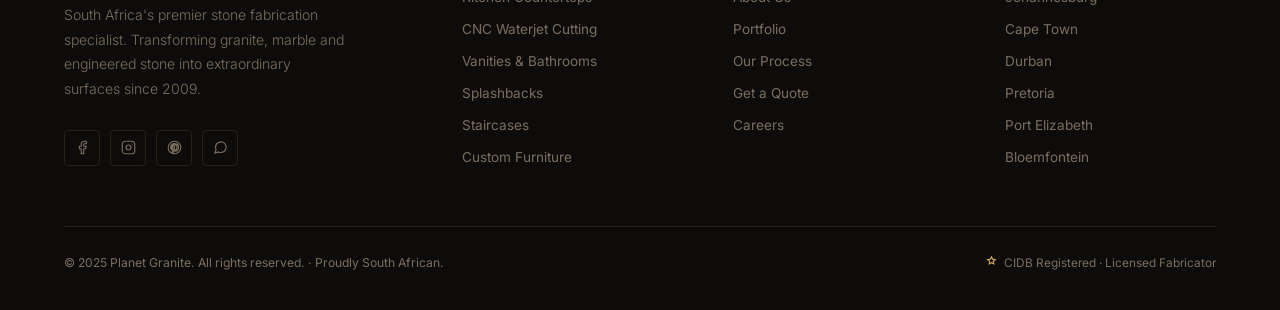
<file: Planet Granite v2.html>
<!DOCTYPE html>
<html lang="en">
<head>
  <meta charset="UTF-8"/>
  <meta name="viewport" content="width=device-width, initial-scale=1.0"/>
  <title>Planet Granite | Stone Surfaces. Perfected. | South Africa</title>
  <meta name="description" content="South Africa's premier granite fabricator. CNC precision cutting, kitchen countertops, vanities, staircases & custom stone furniture. Free site quote."/>
  <link rel="preconnect" href="https://fonts.googleapis.com"/>
  <link rel="preconnect" href="https://fonts.gstatic.com" crossorigin/>
  <link href="https://fonts.googleapis.com/css2?family=Bebas+Neue&family=Cormorant+Garamond:ital,wght@0,400;0,600;1,400;1,600&family=Inter:wght@300;400;500;600;700&family=Space+Grotesk:wght@400;500;700&display=swap" rel="stylesheet"/>
  <style>
/* ═══════════════════════════════════════════════
   RESET & TOKENS
══════════════════════════════════════════════════ */
*,*::before,*::after{margin:0;padding:0;box-sizing:border-box}
:root{
  --ink:    #050403;
  --ink2:   #0E0C0A;
  --ink3:   #1A1714;
  --gold:   #C8A356;
  --gold2:  #E2BC72;
  --gold3:  #8A6E34;
  --cream:  #F4EFE6;
  --cream2: #DDD5C8;
  --dust:   #7A6E60;
  --border: rgba(200,163,86,.14);
  --ease:   cubic-bezier(.22,.61,.36,1);
  --ease2:  cubic-bezier(.76,0,.24,1);
}
html{scroll-behavior:smooth;font-size:16px}
body{background:var(--ink);color:var(--cream);font-family:'Inter',sans-serif;overflow-x:hidden;cursor:none}
::selection{background:var(--gold);color:var(--ink)}
a{text-decoration:none;color:inherit}
button{border:none;background:none;cursor:none;font:inherit}
img{display:block;max-width:100%}
::-webkit-scrollbar{width:3px}
::-webkit-scrollbar-track{background:var(--ink)}
::-webkit-scrollbar-thumb{background:var(--gold3)}

/* ═══════════════════════════════════════════════
   CURSOR
══════════════════════════════════════════════════ */
#C{position:fixed;top:0;left:0;width:10px;height:10px;background:var(--gold);border-radius:50%;pointer-events:none;z-index:99999;transform:translate(-50%,-50%);transition:width .25s,height .25s,background .25s,opacity .3s}
#CF{position:fixed;top:0;left:0;width:44px;height:44px;border:1.5px solid rgba(200,163,86,.55);border-radius:50%;pointer-events:none;z-index:99998;transform:translate(-50%,-50%);transition:width .35s var(--ease),height .35s var(--ease),border-color .35s,background .35s}
body.cur-hover #C{width:14px;height:14px;background:var(--gold2)}
body.cur-hover #CF{width:64px;height:64px;border-color:var(--gold);background:rgba(200,163,86,.07)}
body.cur-click #C{width:6px;height:6px}

/* ═══════════════════════════════════════════════
   PROGRESS BAR
══════════════════════════════════════════════════ */
#prog{position:fixed;top:0;left:0;height:2px;background:linear-gradient(90deg,var(--gold3),var(--gold2));width:0%;z-index:9997;transition:width .1s linear}

/* ═══════════════════════════════════════════════
   LOADER
══════════════════════════════════════════════════ */
#LD{position:fixed;inset:0;background:var(--ink);z-index:9996;display:flex;flex-direction:column;align-items:center;justify-content:center;gap:28px;transition:clip-path 1s var(--ease2) .3s}
#LD.out{clip-path:inset(0 0 100% 0)}
.ld-logo{font-family:'Bebas Neue',sans-serif;font-size:2.4rem;letter-spacing:.5em;color:var(--gold)}
.ld-bar{width:180px;height:1px;background:var(--ink3);overflow:hidden;position:relative}
.ld-bar-fill{position:absolute;top:0;left:-100%;height:100%;width:100%;background:var(--gold);animation:ldFill 1.8s var(--ease) forwards}
@keyframes ldFill{to{left:0}}

/* ═══════════════════════════════════════════════
   STICKY WHATSAPP
══════════════════════════════════════════════════ */
#wa{position:fixed;bottom:32px;right:32px;z-index:900;display:flex;align-items:center;gap:10px;background:#25D366;color:#fff;padding:12px 20px 12px 14px;border-radius:100px;font-size:.8rem;font-weight:700;letter-spacing:.06em;text-transform:uppercase;box-shadow:0 8px 32px rgba(37,211,102,.4);transition:transform .3s var(--ease),box-shadow .3s}
#wa:hover{transform:translateY(-3px) scale(1.04);box-shadow:0 16px 48px rgba(37,211,102,.5)}
#wa svg{width:22px;height:22px;flex-shrink:0}

/* ═══════════════════════════════════════════════
   NAV
══════════════════════════════════════════════════ */
nav{position:fixed;top:0;left:0;right:0;z-index:1000;padding:24px 64px;display:flex;align-items:center;justify-content:space-between;transition:padding .4s var(--ease),background .4s,backdrop-filter .4s,border-color .4s;border-bottom:1px solid transparent}
nav.stuck{background:rgba(5,4,3,.88);backdrop-filter:blur(24px);-webkit-backdrop-filter:blur(24px);padding:16px 64px;border-color:var(--border)}
.nav-logo{font-family:'Bebas Neue',sans-serif;font-size:1.6rem;letter-spacing:.4em;color:var(--cream)}
.nav-logo em{color:var(--gold);font-style:normal}
.nav-links{display:flex;gap:36px;list-style:none}
.nav-links a{font-size:.78rem;font-weight:500;letter-spacing:.14em;text-transform:uppercase;color:var(--dust);position:relative;transition:color .3s}
.nav-links a::after{content:'';position:absolute;bottom:-4px;left:0;width:0;height:1px;background:var(--gold);transition:width .3s var(--ease)}
.nav-links a:hover{color:var(--cream)}
.nav-links a:hover::after{width:100%}
.nav-right{display:flex;align-items:center;gap:20px}
.nav-phone{font-size:.78rem;font-weight:500;color:var(--dust);letter-spacing:.05em;transition:color .3s}
.nav-phone:hover{color:var(--gold)}
.nav-btn{padding:10px 24px;background:var(--gold);color:var(--ink);font-size:.75rem;font-weight:700;letter-spacing:.12em;text-transform:uppercase;border-radius:4px;transition:background .3s,transform .2s}
.nav-btn:hover{background:var(--gold2);transform:translateY(-1px)}
.nav-ham{display:none;flex-direction:column;gap:5px;padding:6px}
.nav-ham span{display:block;width:22px;height:1.5px;background:var(--cream);transition:.3s}

/* ═══════════════════════════════════════════════
   MOBILE MENU
══════════════════════════════════════════════════ */
#mob{position:fixed;inset:0;background:var(--ink2);z-index:999;display:flex;flex-direction:column;align-items:center;justify-content:center;gap:32px;opacity:0;pointer-events:none;transition:opacity .4s}
#mob.open{opacity:1;pointer-events:all}
#mob a{font-family:'Bebas Neue',sans-serif;font-size:3rem;letter-spacing:.25em;color:var(--cream);transition:color .3s}
#mob a:hover{color:var(--gold)}
.mob-close{position:absolute;top:28px;right:28px;font-size:1.4rem;color:var(--dust)}

/* ═══════════════════════════════════════════════
   HERO
══════════════════════════════════════════════════ */
.hero{min-height:100vh;position:relative;display:flex;align-items:center;overflow:hidden}
.hero-bg{position:absolute;inset:0;
  background:
    radial-gradient(ellipse 120% 80% at 110% 50%,rgba(200,163,86,.09) 0%,transparent 55%),
    radial-gradient(ellipse 80% 100% at -10% 60%,rgba(100,80,50,.12) 0%,transparent 50%),
    radial-gradient(ellipse 60% 40% at 50% 100%,rgba(200,163,86,.06) 0%,transparent 50%),
    linear-gradient(155deg,#1a1610 0%,#050403 40%,#0d0a07 100%)}
#hcanvas{position:absolute;inset:0;width:100%;height:100%;pointer-events:none}
.hero-veins{position:absolute;inset:0;overflow:hidden;pointer-events:none;opacity:.06}
.hero-veins svg{width:100%;height:100%}
.hero-l{position:relative;z-index:2;padding:160px 64px 80px;max-width:860px}
.hero-tag{font-size:.72rem;font-weight:700;letter-spacing:.4em;text-transform:uppercase;color:var(--gold);margin-bottom:32px;opacity:0;animation:fup .7s .4s var(--ease) forwards}
.hero-h1{font-family:'Bebas Neue',sans-serif;font-size:clamp(5rem,13vw,13rem);line-height:.92;letter-spacing:.02em;margin-bottom:36px}
.hero-h1 .w{display:inline-block;overflow:hidden}
.hero-h1 .wt{display:inline-block;transform:translateY(110%);opacity:0;animation:wipeUp .8s var(--ease2) forwards}
.hero-h1 .wt:nth-child(1){animation-delay:.5s}
.hero-h1 .wt:nth-child(2){animation-delay:.65s}
.hero-h1 .wt:nth-child(3){animation-delay:.8s}
.hero-h1 em{color:var(--gold);font-style:normal}
.hero-p{font-size:1.05rem;font-weight:300;color:var(--dust);line-height:1.8;max-width:480px;margin-bottom:48px;opacity:0;animation:fup .7s 1s var(--ease) forwards}
.hero-btns{display:flex;gap:14px;flex-wrap:wrap;opacity:0;animation:fup .7s 1.15s var(--ease) forwards}
.btn-prim{padding:17px 44px;background:var(--gold);color:var(--ink);font-size:.82rem;font-weight:700;letter-spacing:.12em;text-transform:uppercase;border-radius:4px;transition:background .3s,transform .25s,box-shadow .3s;display:inline-block}
.btn-prim:hover{background:var(--gold2);transform:translateY(-3px);box-shadow:0 24px 48px rgba(200,163,86,.25)}
.btn-ghost{padding:17px 44px;border:1px solid rgba(244,239,230,.2);color:var(--cream2);font-size:.82rem;font-weight:500;letter-spacing:.12em;text-transform:uppercase;border-radius:4px;transition:border-color .3s,background .3s,transform .25s;display:inline-block}
.btn-ghost:hover{border-color:var(--gold);background:rgba(200,163,86,.06);transform:translateY(-3px)}
.hero-trust{display:flex;gap:36px;margin-top:64px;opacity:0;animation:fup .7s 1.35s var(--ease) forwards}
.trust-item{display:flex;flex-direction:column;gap:4px}
.trust-num{font-family:'Bebas Neue',sans-serif;font-size:2.4rem;letter-spacing:.05em;color:var(--cream);line-height:1}
.trust-lbl{font-size:.7rem;font-weight:500;letter-spacing:.18em;text-transform:uppercase;color:var(--dust)}
.hero-r{position:absolute;right:0;top:0;bottom:0;width:40%;display:flex;align-items:center;justify-content:center;z-index:1;overflow:hidden}
.hero-stone-art{width:100%;height:100%;position:relative}
.hero-slab{position:absolute;border-radius:4px;overflow:hidden}
.hs1{width:300px;height:420px;right:80px;top:50%;transform:translateY(-55%) rotate(3deg);animation:floatA 8s ease-in-out infinite}
.hs2{width:200px;height:280px;right:40px;top:30%;transform:translateY(-20%) rotate(-5deg);animation:floatB 10s ease-in-out infinite}
.hs3{width:160px;height:200px;right:260px;top:55%;animation:floatC 7s ease-in-out infinite}
@keyframes floatA{0%,100%{transform:translateY(-55%) rotate(3deg)}50%{transform:translateY(-58%) rotate(3.5deg)}}
@keyframes floatB{0%,100%{transform:translateY(-20%) rotate(-5deg)}50%{transform:translateY(-23%) rotate(-4.5deg)}}
@keyframes floatC{0%,100%{transform:rotate(0deg)}50%{transform:rotate(.5deg) translateY(-4px)}}
.hero-scroll{position:absolute;bottom:40px;left:64px;display:flex;align-items:center;gap:12px;opacity:0;animation:fup .7s 1.6s var(--ease) forwards}
.hero-scroll span{font-size:.7rem;letter-spacing:.25em;text-transform:uppercase;color:var(--dust)}
.scroll-track{width:1px;height:56px;background:linear-gradient(to bottom,var(--gold),transparent);animation:scrollPulse 2.5s ease-in-out infinite}
@keyframes scrollPulse{0%,100%{opacity:.4;transform:scaleY(1)}50%{opacity:1;transform:scaleY(.85)}}

/* ═══════════════════════════════════════════════
   MARQUEE
══════════════════════════════════════════════════ */
.mq{overflow:hidden;background:var(--gold);padding:14px 0}
.mq-track{display:flex;width:max-content;animation:mqRoll 28s linear infinite}
.mq-item{font-family:'Bebas Neue',sans-serif;font-size:1rem;letter-spacing:.3em;color:var(--ink);padding:0 36px;display:flex;align-items:center;gap:36px;white-space:nowrap}
.mq-item::after{content:'✦';font-size:.6rem}
@keyframes mqRoll{from{transform:translateX(0)}to{transform:translateX(-50%)}}

/* ═══════════════════════════════════════════════
   SERVICES
══════════════════════════════════════════════════ */
.svc{padding:140px 64px;background:var(--ink)}
.svc-head{max-width:1300px;margin:0 auto 80px;display:flex;justify-content:space-between;align-items:flex-end;gap:40px;flex-wrap:wrap}
.svc-grid{max-width:1300px;margin:0 auto;display:grid;grid-template-columns:repeat(3,1fr);gap:2px}
.svc-card{position:relative;padding:56px 48px 48px;background:var(--ink2);border:1px solid transparent;overflow:hidden;transition:border-color .4s,transform .35s var(--ease);cursor:none}
.svc-card::after{content:'';position:absolute;bottom:0;left:0;width:0;height:2px;background:var(--gold);transition:width .5s var(--ease)}
.svc-card:hover{border-color:var(--border);transform:translateY(-6px)}
.svc-card:hover::after{width:100%}
.svc-num{font-family:'Bebas Neue',sans-serif;font-size:5rem;color:rgba(200,163,86,.08);line-height:1;margin-bottom:20px;transition:color .4s}
.svc-card:hover .svc-num{color:rgba(200,163,86,.15)}
.svc-ico{width:44px;height:44px;color:var(--gold);margin-bottom:24px}
.svc-ico svg{width:100%;height:100%}
.svc-name{font-family:'Cormorant Garamond',serif;font-size:1.7rem;font-weight:600;line-height:1.25;margin-bottom:14px}
.svc-desc{font-size:.88rem;font-weight:300;color:var(--dust);line-height:1.8}
.svc-link{display:inline-flex;align-items:center;gap:8px;margin-top:28px;font-size:.75rem;font-weight:700;letter-spacing:.1em;text-transform:uppercase;color:var(--gold3);transition:gap .3s,color .3s}
.svc-card:hover .svc-link{gap:14px;color:var(--gold)}
.svc-arrow svg{width:14px;height:14px}

/* ═══════════════════════════════════════════════
   STATS BAND
══════════════════════════════════════════════════ */
.stats{background:var(--ink2);border-top:1px solid var(--border);border-bottom:1px solid var(--border)}
.stats-inner{max-width:1300px;margin:0 auto;padding:100px 64px;display:grid;grid-template-columns:repeat(4,1fr);gap:2px}
.stat{padding:0 40px;text-align:center;border-right:1px solid var(--border)}
.stat:last-child{border-right:none}
.stat-big{font-family:'Bebas Neue',sans-serif;font-size:clamp(4rem,7vw,7rem);letter-spacing:.02em;line-height:1;color:var(--cream)}
.stat-suf{color:var(--gold);font-size:clamp(2.5rem,4.5vw,4.5rem)}
.stat-lbl{font-size:.72rem;font-weight:600;letter-spacing:.2em;text-transform:uppercase;color:var(--dust);margin-top:12px;display:block}

/* ═══════════════════════════════════════════════
   GALLERY / STONE ART
══════════════════════════════════════════════════ */
.gal{padding:0 0 0;background:var(--ink)}
.gal-head{max-width:1300px;margin:0 auto;padding:140px 64px 60px}
.gal-grid{display:grid;grid-template-columns:repeat(12,1fr);grid-template-rows:auto;gap:3px}
.gc{position:relative;overflow:hidden;cursor:none}
.gc1{grid-column:1/6;grid-row:1/3;aspect-ratio:1.1}
.gc2{grid-column:6/9;grid-row:1/2;aspect-ratio:1.3}
.gc3{grid-column:9/13;grid-row:1/2;aspect-ratio:1.3}
.gc4{grid-column:6/10;grid-row:2/3;aspect-ratio:1.4}
.gc5{grid-column:10/13;grid-row:2/3;aspect-ratio:1}
.gc-bg{position:absolute;inset:0;transition:transform .7s var(--ease)}
.gc:hover .gc-bg{transform:scale(1.06)}
.gc-layer{position:absolute;inset:0;background:linear-gradient(to top,rgba(5,4,3,.95) 0%,rgba(5,4,3,.25) 45%,transparent 100%);opacity:0;transition:opacity .4s}
.gc:hover .gc-layer{opacity:1}
.gc-info{position:absolute;bottom:0;left:0;right:0;padding:28px;transform:translateY(10px);opacity:0;transition:opacity .4s,transform .4s var(--ease)}
.gc:hover .gc-info{opacity:1;transform:translateY(0)}
.gc-title{font-family:'Cormorant Garamond',serif;font-size:1.3rem;font-weight:600;line-height:1.3}
.gc-sub{font-size:.72rem;font-weight:600;letter-spacing:.2em;text-transform:uppercase;color:var(--gold);margin-top:4px}

/* CSS Granite Textures — elaborate */
.g-blk{background:radial-gradient(circle at 12% 18%,rgba(240,210,120,.28) 0%,transparent 7%),radial-gradient(circle at 78% 12%,rgba(210,175,90,.24) 0%,transparent 6%),radial-gradient(circle at 45% 65%,rgba(230,195,105,.2) 0%,transparent 10%),radial-gradient(circle at 22% 82%,rgba(215,180,88,.26) 0%,transparent 7%),radial-gradient(circle at 88% 72%,rgba(200,165,80,.22) 0%,transparent 6%),radial-gradient(circle at 60% 38%,rgba(245,215,125,.16) 0%,transparent 9%),radial-gradient(circle at 35% 22%,rgba(220,188,96,.2) 0%,transparent 8%),radial-gradient(circle at 92% 30%,rgba(205,170,84,.18) 0%,transparent 5%),#0a0906}
.g-wht{background:radial-gradient(ellipse 70% 40% at 30% 50%,rgba(140,130,120,.25) 0%,transparent 40%),radial-gradient(ellipse 50% 60% at 80% 30%,rgba(120,110,100,.2) 0%,transparent 35%),radial-gradient(ellipse 40% 30% at 60% 80%,rgba(160,148,135,.15) 0%,transparent 30%),linear-gradient(160deg,rgba(200,192,182,.08) 0%,transparent 50%),#ddd5c8}
.g-brn{background:radial-gradient(circle at 25% 30%,rgba(230,215,185,.35) 0%,transparent 13%),radial-gradient(circle at 68% 22%,rgba(210,195,165,.3) 0%,transparent 11%),radial-gradient(circle at 48% 72%,rgba(220,205,175,.25) 0%,transparent 15%),radial-gradient(circle at 82% 65%,rgba(235,220,188,.32) 0%,transparent 10%),radial-gradient(circle at 14% 78%,rgba(215,198,168,.28) 0%,transparent 12%),#3a2820}
.g-blu{background:radial-gradient(circle at 28% 35%,rgba(145,168,215,.32) 0%,transparent 16%),radial-gradient(circle at 72% 62%,rgba(125,148,195,.28) 0%,transparent 13%),radial-gradient(circle at 50% 15%,rgba(165,185,225,.22) 0%,transparent 11%),radial-gradient(circle at 15% 72%,rgba(135,158,205,.3) 0%,transparent 14%),radial-gradient(circle at 88% 25%,rgba(155,175,220,.25) 0%,transparent 10%),#1c2030}
.g-grn{background:radial-gradient(circle at 20% 28%,rgba(175,165,95,.32) 0%,transparent 11%),radial-gradient(circle at 75% 18%,rgba(155,148,82,.28) 0%,transparent 9%),radial-gradient(circle at 52% 68%,rgba(165,155,88,.22) 0%,transparent 13%),radial-gradient(circle at 88% 62%,rgba(180,170,98,.3) 0%,transparent 10%),#111a0e}
.g-slv{background:radial-gradient(ellipse 80% 50% at 40% 40%,rgba(185,185,185,.2) 0%,transparent 45%),radial-gradient(ellipse 60% 70% at 75% 65%,rgba(165,165,165,.15) 0%,transparent 40%),radial-gradient(circle at 20% 80%,rgba(200,200,200,.18) 0%,transparent 30%),linear-gradient(200deg,#2a2a2a,#1a1a1a)}

/* ═══════════════════════════════════════════════
   TESTIMONIALS
══════════════════════════════════════════════════ */
.tst{background:var(--ink2);padding:140px 64px;border-top:1px solid var(--border)}
.tst-inner{max-width:1300px;margin:0 auto}
.tst-head{margin-bottom:80px}
.tst-grid{display:grid;grid-template-columns:1fr 1fr 1fr;gap:24px}
.tst-card{padding:48px;background:var(--ink3);border:1px solid var(--border);border-radius:4px;position:relative;transition:border-color .4s,transform .35s var(--ease)}
.tst-card:hover{border-color:rgba(200,163,86,.35);transform:translateY(-4px)}
.tst-qmark{font-family:'Cormorant Garamond',serif;font-size:6rem;font-style:italic;line-height:.8;color:rgba(200,163,86,.15);position:absolute;top:28px;right:32px}
.tst-stars{display:flex;gap:4px;margin-bottom:24px}
.tst-stars svg{width:14px;height:14px;fill:var(--gold);color:var(--gold)}
.tst-q{font-family:'Cormorant Garamond',serif;font-size:1.15rem;font-style:italic;line-height:1.8;color:var(--cream);margin-bottom:32px}
.tst-author{display:flex;align-items:center;gap:14px}
.tst-av{width:40px;height:40px;border-radius:50%;background:var(--gold3);display:flex;align-items:center;justify-content:center;font-family:'Bebas Neue',sans-serif;font-size:1rem;letter-spacing:.05em;color:var(--cream);flex-shrink:0}
.tst-name{font-size:.85rem;font-weight:600}
.tst-loc{font-size:.75rem;color:var(--dust);margin-top:2px}

/* ═══════════════════════════════════════════════
   HOW IT WORKS
══════════════════════════════════════════════════ */
.how{padding:140px 64px;background:var(--ink)}
.how-inner{max-width:1100px;margin:0 auto}
.how-head{margin-bottom:80px}
.how-grid{display:grid;grid-template-columns:repeat(4,1fr);gap:0;position:relative}
.how-grid::before{content:'';position:absolute;top:34px;left:12%;width:76%;height:1px;background:linear-gradient(to right,var(--gold),rgba(200,163,86,.15))}
.how-step{padding:0 24px;text-align:center}
.how-circ{width:68px;height:68px;border-radius:50%;background:var(--ink2);border:1.5px solid var(--gold);display:flex;align-items:center;justify-content:center;margin:0 auto 28px;font-family:'Bebas Neue',sans-serif;font-size:1.4rem;letter-spacing:.1em;color:var(--gold);position:relative;z-index:1;transition:background .4s,border-color .4s}
.how-step:hover .how-circ{background:var(--gold);color:var(--ink);border-color:var(--gold)}
.how-title{font-family:'Cormorant Garamond',serif;font-size:1.2rem;font-weight:600;margin-bottom:12px}
.how-desc{font-size:.83rem;font-weight:300;color:var(--dust);line-height:1.8}

/* ═══════════════════════════════════════════════
   MATERIALS
══════════════════════════════════════════════════ */
.mat{padding:100px 64px;background:var(--ink2);border-top:1px solid var(--border)}
.mat-inner{max-width:1300px;margin:0 auto}
.mat-lbl{font-size:.7rem;font-weight:700;letter-spacing:.35em;text-transform:uppercase;color:var(--gold);margin-bottom:40px}
.mat-row{display:flex;gap:14px;flex-wrap:wrap}
.mat-pill{display:flex;align-items:center;gap:12px;padding:10px 20px 10px 10px;border:1px solid var(--border);border-radius:100px;transition:border-color .3s,background .3s}
.mat-pill:hover{border-color:var(--gold);background:rgba(200,163,86,.05)}
.mat-sw{width:32px;height:32px;border-radius:50%}
.mat-n{font-size:.8rem;font-weight:500;color:var(--cream2)}
.sw-A{background:radial-gradient(circle at 35% 35%,rgba(210,175,90,.6) 0%,transparent 50%),#0a0906}
.sw-B{background:linear-gradient(135deg,#ccc8c0,#b0aa9e)}
.sw-C{background:radial-gradient(circle at 40% 40%,rgba(225,205,170,.5) 0%,transparent 50%),#3a2820}
.sw-D{background:radial-gradient(circle at 35% 50%,rgba(145,165,210,.5) 0%,transparent 50%),#1c2030}
.sw-E{background:radial-gradient(circle at 40% 30%,rgba(165,155,80,.5) 0%,transparent 40%),#111a0e}
.sw-F{background:radial-gradient(circle at 30% 40%,rgba(215,185,165,.4) 0%,transparent 40%),#5a2522}
.sw-G{background:linear-gradient(135deg,#e8e0d0,#d0c8b8)}
.sw-H{background:radial-gradient(circle at 40% 40%,rgba(180,180,180,.4) 0%,transparent 50%),#1e1e1e}

/* ═══════════════════════════════════════════════
   BIG CTA
══════════════════════════════════════════════════ */
.cta{padding:160px 64px;background:var(--ink3);position:relative;overflow:hidden;text-align:center;border-top:1px solid var(--border)}
.cta-glow{position:absolute;top:50%;left:50%;transform:translate(-50%,-50%);width:600px;height:400px;background:radial-gradient(ellipse at center,rgba(200,163,86,.08) 0%,transparent 70%);pointer-events:none}
.cta-tag{font-size:.72rem;font-weight:700;letter-spacing:.35em;text-transform:uppercase;color:var(--gold);margin-bottom:24px}
.cta-h2{font-family:'Bebas Neue',sans-serif;font-size:clamp(3.5rem,9vw,9rem);letter-spacing:.04em;line-height:.95;margin-bottom:24px}
.cta-sub{font-size:1rem;font-weight:300;color:var(--dust);max-width:560px;margin:0 auto 52px;line-height:1.75}
.cta-btns{display:flex;gap:14px;justify-content:center;flex-wrap:wrap}
.cta-micro{display:flex;gap:24px;justify-content:center;margin-top:32px;flex-wrap:wrap}
.cta-micro-item{font-size:.75rem;font-weight:500;color:var(--dust);display:flex;align-items:center;gap:6px}
.cta-micro-item::before{content:'✓';color:var(--gold)}

/* ═══════════════════════════════════════════════
   CONTACT
══════════════════════════════════════════════════ */
.con{background:var(--ink);border-top:1px solid var(--border)}
.con-inner{max-width:1300px;margin:0 auto;padding:140px 64px;display:grid;grid-template-columns:1fr 1.3fr;gap:100px;align-items:start}
.con-info h2{font-family:'Bebas Neue',sans-serif;font-size:clamp(2.5rem,5vw,5rem);letter-spacing:.04em;line-height:1;margin-bottom:20px}
.con-info p{font-size:.92rem;font-weight:300;color:var(--dust);line-height:1.85;margin-bottom:52px;max-width:380px}
.con-deets{display:flex;flex-direction:column;gap:28px}
.con-d{display:flex;align-items:flex-start;gap:16px}
.con-d-ico{width:42px;height:42px;border:1px solid var(--border);border-radius:4px;display:flex;align-items:center;justify-content:center;color:var(--gold);flex-shrink:0}
.con-d-ico svg{width:18px;height:18px}
.con-d-lbl{font-size:.7rem;font-weight:700;letter-spacing:.15em;text-transform:uppercase;color:var(--dust);margin-bottom:4px}
.con-d-val{font-size:.92rem;color:var(--cream)}
.con-form{display:flex;flex-direction:column;gap:18px}
.frow{display:grid;grid-template-columns:1fr 1fr;gap:14px}
.fg{display:flex;flex-direction:column;gap:7px}
.fl{font-size:.7rem;font-weight:700;letter-spacing:.12em;text-transform:uppercase;color:var(--dust)}
.fi,.fsel,.fta{padding:14px 16px;background:var(--ink2);border:1px solid var(--border);border-radius:4px;color:var(--cream);font-family:'Inter',sans-serif;font-size:.9rem;outline:none;transition:border-color .3s,background .3s;resize:none}
.fi:focus,.fsel:focus,.fta:focus{border-color:var(--gold);background:rgba(200,163,86,.04)}
.fsel{appearance:none;cursor:none}
.fta{height:110px}
.fsub{padding:16px 40px;background:var(--gold);color:var(--ink);font-family:'Inter',sans-serif;font-size:.82rem;font-weight:700;letter-spacing:.12em;text-transform:uppercase;border-radius:4px;cursor:none;transition:background .3s,transform .25s,box-shadow .3s;align-self:flex-start}
.fsub:hover{background:var(--gold2);transform:translateY(-2px);box-shadow:0 20px 40px rgba(200,163,86,.2)}

/* ═══════════════════════════════════════════════
   FOOTER
══════════════════════════════════════════════════ */
footer{background:var(--ink2);border-top:1px solid var(--border);padding:72px 64px 40px}
.ft-top{max-width:1300px;margin:0 auto;display:grid;grid-template-columns:1.6fr 1fr 1fr 1fr;gap:60px;padding-bottom:60px;border-bottom:1px solid var(--border)}
.ft-logo{font-family:'Bebas Neue',sans-serif;font-size:1.8rem;letter-spacing:.4em;margin-bottom:18px}
.ft-logo em{color:var(--gold);font-style:normal}
.ft-tag{font-size:.88rem;font-weight:300;color:var(--dust);line-height:1.75;max-width:280px;margin-bottom:28px}
.ft-soc{display:flex;gap:10px}
.ft-sb{width:36px;height:36px;border:1px solid var(--border);border-radius:4px;display:flex;align-items:center;justify-content:center;color:var(--dust);transition:border-color .3s,color .3s,background .3s}
.ft-sb:hover{border-color:var(--gold);color:var(--gold);background:rgba(200,163,86,.06)}
.ft-sb svg{width:15px;height:15px}
.ft-col h4{font-size:.7rem;font-weight:700;letter-spacing:.25em;text-transform:uppercase;color:var(--gold);margin-bottom:22px}
.ft-links{display:flex;flex-direction:column;gap:12px;list-style:none}
.ft-links a{font-size:.85rem;color:var(--dust);transition:color .3s,padding-left .3s}
.ft-links a:hover{color:var(--cream);padding-left:5px}
.ft-bot{max-width:1300px;margin:0 auto;padding-top:28px;display:flex;justify-content:space-between;align-items:center;flex-wrap:wrap;gap:16px}
.ft-copy{font-size:.76rem;color:var(--dust)}
.ft-copy em{color:var(--gold3);font-style:normal}
.ft-badge{font-size:.74rem;color:var(--dust);display:flex;align-items:center;gap:6px}
.ft-badge svg{width:13px;height:13px;color:var(--gold)}

/* ═══════════════════════════════════════════════
   SECTION SHARED STYLES
══════════════════════════════════════════════════ */
.stag{font-size:.7rem;font-weight:700;letter-spacing:.35em;text-transform:uppercase;color:var(--gold);margin-bottom:16px;display:flex;align-items:center;gap:12px}
.stag::before{content:'';width:28px;height:1px;background:var(--gold);flex-shrink:0}
.sh2{font-family:'Bebas Neue',sans-serif;font-size:clamp(2.5rem,5.5vw,6rem);letter-spacing:.04em;line-height:.95;margin-bottom:18px}
.ssub{font-size:1rem;font-weight:300;color:var(--dust);line-height:1.8;max-width:520px}

/* ═══════════════════════════════════════════════
   SCROLL REVEAL
══════════════════════════════════════════════════ */
.rv{opacity:0;transform:translateY(36px);transition:opacity .9s var(--ease),transform .9s var(--ease)}
.rv.on{opacity:1;transform:translateY(0)}
.rv.d1{transition-delay:.1s}.rv.d2{transition-delay:.2s}.rv.d3{transition-delay:.3s}
.rv.d4{transition-delay:.4s}.rv.d5{transition-delay:.5s}.rv.d6{transition-delay:.6s}

/* ═══════════════════════════════════════════════
   ANIMATIONS
══════════════════════════════════════════════════ */
@keyframes fup{to{opacity:1;transform:translateY(0)}}
@keyframes wipeUp{to{transform:translateY(0);opacity:1}}

/* ═══════════════════════════════════════════════
   RESPONSIVE
══════════════════════════════════════════════════ */
@media(max-width:1200px){
  .svc-grid{grid-template-columns:repeat(2,1fr)}
  .gal-grid{grid-template-columns:repeat(2,1fr)}
  .gc1,.gc2,.gc3,.gc4,.gc5{grid-column:span 1;grid-row:span 1;aspect-ratio:4/3}
  .tst-grid{grid-template-columns:1fr 1fr}
  .how-grid{grid-template-columns:repeat(2,1fr);gap:40px}
  .how-grid::before{display:none}
  .stats-inner{grid-template-columns:repeat(2,1fr);gap:40px}
  .ft-top{grid-template-columns:1fr 1fr}
}
@media(max-width:900px){
  nav{padding:18px 24px}
  nav.stuck{padding:14px 24px}
  .nav-links,.nav-right .nav-btn{display:none}
  .nav-ham{display:flex}
  .hero-l{padding:140px 24px 80px}
  .hero-r{display:none}
  .hero-trust{gap:24px}
  .svc{padding:100px 24px}
  .svc-grid{grid-template-columns:1fr;gap:2px}
  .stats-inner{padding:80px 24px}
  .stat{border-right:none;border-bottom:1px solid var(--border);padding:24px 0}
  .stat:last-child{border-bottom:none}
  .gal-head{padding:100px 24px 40px}
  .gal-grid{grid-template-columns:1fr;gap:3px}
  .gc1,.gc2,.gc3,.gc4,.gc5{aspect-ratio:4/3}
  .tst{padding:100px 24px}
  .tst-grid{grid-template-columns:1fr}
  .how{padding:100px 24px}
  .how-grid{grid-template-columns:1fr;gap:32px}
  .mat{padding:80px 24px}
  .cta{padding:100px 24px}
  .con-inner{padding:100px 24px;grid-template-columns:1fr;gap:60px}
  footer{padding:60px 24px 32px}
  .ft-top{grid-template-columns:1fr;gap:40px}
  .ft-bot{flex-direction:column;align-items:flex-start}
  #wa{bottom:20px;right:20px;padding:10px 16px 10px 12px;font-size:.72rem}
  body{cursor:auto}
  #C,#CF{display:none}
}
@media(max-width:600px){
  .hero-trust{flex-wrap:wrap}
  .frow{grid-template-columns:1fr}
  .cta-micro{flex-direction:column;align-items:center}
  .hero-btns{flex-direction:column;align-items:flex-start}
}
  </style>
</head>
<body>

<!-- CURSOR -->
<div id="C"></div><div id="CF"></div>

<!-- PROGRESS -->
<div id="prog"></div>

<!-- LOADER -->
<div id="LD">
  <div class="ld-logo">PLANET GRANITE</div>
  <div class="ld-bar"><div class="ld-bar-fill"></div></div>
</div>

<!-- WHATSAPP FLOAT -->
<a id="wa" href="https://wa.me/27000000000?text=Hi%2C%20I%27d%20like%20a%20quote%20for%20a%20stone%20surface%20project" target="_blank" rel="noopener">
  <svg viewBox="0 0 24 24" fill="currentColor"><path d="M17.472 14.382c-.297-.149-1.758-.867-2.03-.967-.273-.099-.471-.148-.67.15-.197.297-.767.966-.94 1.164-.173.199-.347.223-.644.075-.297-.15-1.255-.463-2.39-1.475-.883-.788-1.48-1.761-1.653-2.059-.173-.297-.018-.458.13-.606.134-.133.298-.347.446-.52.149-.174.198-.298.298-.497.099-.198.05-.371-.025-.52-.075-.149-.669-1.612-.916-2.207-.242-.579-.487-.5-.669-.51-.173-.008-.371-.01-.57-.01-.198 0-.52.074-.792.372-.272.297-1.04 1.016-1.04 2.479 0 1.462 1.065 2.875 1.213 3.074.149.198 2.096 3.2 5.077 4.487.709.306 1.262.489 1.694.625.712.227 1.36.195 1.871.118.571-.085 1.758-.719 2.006-1.413.248-.694.248-1.289.173-1.413-.074-.124-.272-.198-.57-.347z"/><path d="M12 0C5.373 0 0 5.373 0 12c0 2.136.558 4.14 1.535 5.875L.057 23.5l5.797-1.521A11.94 11.94 0 0012 24c6.627 0 12-5.373 12-12S18.627 0 12 0zm0 22c-1.9 0-3.677-.502-5.212-1.38l-.374-.22-3.442.903.919-3.353-.241-.386A9.945 9.945 0 012 12C2 6.486 6.486 2 12 2s10 4.486 10 10-4.486 10-10 10z"/></svg>
  WhatsApp Us
</a>

<!-- MOBILE MENU -->
<div id="mob">
  <button class="mob-close" id="mobClose">✕</button>
  <a href="#services" onclick="closeMob()">Services</a>
  <a href="#gallery"  onclick="closeMob()">Gallery</a>
  <a href="#process"  onclick="closeMob()">Process</a>
  <a href="#contact"  onclick="closeMob()">Contact</a>
  <a href="#contact"  class="btn-prim" onclick="closeMob()" style="font-size:.9rem;margin-top:8px">Get Free Quote</a>
</div>

<!-- ══ NAV ══ -->
<nav id="nav">
  <div class="nav-logo">Planet <em>Granite</em></div>
  <ul class="nav-links">
    <li><a href="#services">Services</a></li>
    <li><a href="#gallery">Gallery</a></li>
    <li><a href="#process">Process</a></li>
    <li><a href="#contact">Contact</a></li>
  </ul>
  <div class="nav-right">
    <a class="nav-phone" href="tel:+27000000000">+27 (0) 00 000 0000</a>
    <a class="nav-btn" href="#contact">Free Quote</a>
  </div>
  <button class="nav-ham" id="navHam"><span></span><span></span><span></span></button>
</nav>

<!-- ══ HERO ══ -->
<section class="hero">
  <div class="hero-bg"></div>
  <canvas id="hcanvas"></canvas>

  <div class="hero-veins">
    <svg viewBox="0 0 1440 900" preserveAspectRatio="xMidYMid slice">
      <path d="M-100,200 Q300,80 600,320 T1200,180 T1600,300" stroke="rgba(200,163,86,.8)" stroke-width="1.5" fill="none"/>
      <path d="M0,500 Q250,340 550,480 T1000,380 T1440,440" stroke="rgba(200,163,86,.5)" stroke-width="1" fill="none"/>
      <path d="M300,0 Q380,350 340,900" stroke="rgba(200,163,86,.4)" stroke-width="1" fill="none"/>
      <path d="M1050,0 Q980,280 1020,900" stroke="rgba(200,163,86,.3)" stroke-width=".8" fill="none"/>
      <path d="M700,0 Q820,200 750,600 T800,900" stroke="rgba(200,163,86,.25)" stroke-width=".6" fill="none"/>
    </svg>
  </div>

  <div class="hero-l">
    <div class="hero-tag">South Africa's Premier Stone Fabricator</div>
    <h1 class="hero-h1">
      <div class="w"><span class="wt">STONE.</span></div><br>
      <div class="w"><span class="wt"><em>CRAFTED.</em></span></div><br>
      <div class="w"><span class="wt">INSTALLED.</span></div>
    </h1>
    <p class="hero-p">CNC precision cutting, custom granite fabrication &amp; expert installation. Kitchen countertops, vanities, staircases and bespoke stone furniture — built to outlast trends.</p>
    <div class="hero-btns">
      <a href="#contact" class="btn-prim">Get a Free Quote</a>
      <a href="#gallery"  class="btn-ghost">View Our Work</a>
    </div>
    <div class="hero-trust">
      <div class="trust-item">
        <span class="trust-num" data-target="2400" id="tc1">2,400</span>
        <span class="trust-lbl">Projects Done</span>
      </div>
      <div class="trust-item" style="padding-left:36px;border-left:1px solid var(--border)">
        <span class="trust-num" data-target="15" id="tc2">15</span>
        <span class="trust-lbl">Years Experience</span>
      </div>
      <div class="trust-item" style="padding-left:36px;border-left:1px solid var(--border)">
        <span class="trust-num" data-target="60" id="tc3">60</span>
        <span class="trust-lbl">Stone Varieties</span>
      </div>
    </div>
  </div>

  <div class="hero-r">
    <div class="hero-stone-art">
      <div class="hero-slab hs1 g-blk"></div>
      <div class="hero-slab hs2 g-blu"></div>
      <div class="hero-slab hs3 g-brn"></div>
    </div>
  </div>

  <div class="hero-scroll">
    <span>Scroll</span>
    <div class="scroll-track"></div>
  </div>
</section>

<!-- ══ MARQUEE ══ -->
<div class="mq">
  <div class="mq-track">
    <div class="mq-item">Kitchen Countertops</div>
    <div class="mq-item">CNC Waterjet Cutting</div>
    <div class="mq-item">Vanity Tops</div>
    <div class="mq-item">Splashbacks</div>
    <div class="mq-item">Staircases</div>
    <div class="mq-item">Custom Furniture</div>
    <div class="mq-item">Windowsills</div>
    <div class="mq-item">Braai Areas</div>
    <div class="mq-item">Free Site Quotes</div>
    <div class="mq-item">Kitchen Countertops</div>
    <div class="mq-item">CNC Waterjet Cutting</div>
    <div class="mq-item">Vanity Tops</div>
    <div class="mq-item">Splashbacks</div>
    <div class="mq-item">Staircases</div>
    <div class="mq-item">Custom Furniture</div>
    <div class="mq-item">Windowsills</div>
    <div class="mq-item">Braai Areas</div>
    <div class="mq-item">Free Site Quotes</div>
  </div>
</div>

<!-- ══ SERVICES ══ -->
<section class="svc" id="services">
  <div class="svc-head">
    <div>
      <div class="stag rv">What We Do</div>
      <h2 class="sh2 rv d1">Every Surface.<br><em style="color:var(--gold)">Perfected.</em></h2>
    </div>
    <p class="ssub rv d2">From a sleek kitchen worktop to an intricate CNC-cut masterpiece — we fabricate and install premium stone surfaces across South Africa.</p>
  </div>
  <div class="svc-grid">

    <div class="svc-card rv d1">
      <div class="svc-num">01</div>
      <div class="svc-ico"><svg viewBox="0 0 48 48" fill="none" stroke="currentColor" stroke-width="1.5"><rect x="4" y="22" width="40" height="18" rx="2"/><path d="M4 30h40"/><path d="M14 22V16a10 10 0 0120 0v6"/><path d="M22 34v4M26 34v4"/></svg></div>
      <div class="svc-name">Kitchen Countertops</div>
      <div class="svc-desc">Heat-resistant, scratch-proof granite worktops precision-fitted to your kitchen. Choose from 60+ stone varieties. From R1,500/m².</div>
      <div class="svc-link">Enquire Now <span class="svc-arrow"><svg viewBox="0 0 24 24" fill="none" stroke="currentColor" stroke-width="2"><path d="M5 12h14M12 5l7 7-7 7"/></svg></span></div>
    </div>

    <div class="svc-card rv d2">
      <div class="svc-num">02</div>
      <div class="svc-ico"><svg viewBox="0 0 48 48" fill="none" stroke="currentColor" stroke-width="1.5"><circle cx="24" cy="24" r="6"/><path d="M24 6v4M24 38v4M6 24h4M38 24h4M11 11l2.8 2.8M34.2 34.2 37 37M37 11l-2.8 2.8M13.8 34.2 11 37"/><circle cx="24" cy="24" r="14" stroke-dasharray="4 6" opacity=".4"/></svg></div>
      <div class="svc-name">CNC Waterjet Cutting</div>
      <div class="svc-desc">State-of-the-art CNC waterjet technology for intricate cutouts, sink openings, decorative patterns, and shapes conventional tools can't achieve.</div>
      <div class="svc-link">Enquire Now <span class="svc-arrow"><svg viewBox="0 0 24 24" fill="none" stroke="currentColor" stroke-width="2"><path d="M5 12h14M12 5l7 7-7 7"/></svg></span></div>
    </div>

    <div class="svc-card rv d3">
      <div class="svc-num">03</div>
      <div class="svc-ico"><svg viewBox="0 0 48 48" fill="none" stroke="currentColor" stroke-width="1.5"><rect x="8" y="8" width="32" height="32" rx="16"/><path d="M24 16v8l5 5"/><path d="M16 24h4M28 24h4M24 16v-4M24 36v4"/></svg></div>
      <div class="svc-name">Vanities &amp; Bathrooms</div>
      <div class="svc-desc">Transform your bathroom with elegant stone vanity tops, shower niches, bath surrounds, and basin cutouts. Waterproof and timeless.</div>
      <div class="svc-link">Enquire Now <span class="svc-arrow"><svg viewBox="0 0 24 24" fill="none" stroke="currentColor" stroke-width="2"><path d="M5 12h14M12 5l7 7-7 7"/></svg></span></div>
    </div>

    <div class="svc-card rv d1">
      <div class="svc-num">04</div>
      <div class="svc-ico"><svg viewBox="0 0 48 48" fill="none" stroke="currentColor" stroke-width="1.5"><rect x="4" y="10" width="40" height="8" rx="1"/><path d="M8 18v22M40 18v22M8 36h32M8 28h32"/></svg></div>
      <div class="svc-name">Splashbacks</div>
      <div class="svc-desc">Seamless full-height stone splashbacks — hygienic, dramatic, and completely maintenance free. The centrepiece your kitchen deserves.</div>
      <div class="svc-link">Enquire Now <span class="svc-arrow"><svg viewBox="0 0 24 24" fill="none" stroke="currentColor" stroke-width="2"><path d="M5 12h14M12 5l7 7-7 7"/></svg></span></div>
    </div>

    <div class="svc-card rv d2">
      <div class="svc-num">05</div>
      <div class="svc-ico"><svg viewBox="0 0 48 48" fill="none" stroke="currentColor" stroke-width="1.5"><path d="M6 40l6-8 6-8 6-8 6-8"/><path d="M6 40h8V32h8V24h8V16h8"/><path d="M6 44h36"/></svg></div>
      <div class="svc-name">Staircases</div>
      <div class="svc-desc">Grand staircase treads, risers, and landings in premium granite — the architectural statement that defines your entire interior.</div>
      <div class="svc-link">Enquire Now <span class="svc-arrow"><svg viewBox="0 0 24 24" fill="none" stroke="currentColor" stroke-width="2"><path d="M5 12h14M12 5l7 7-7 7"/></svg></span></div>
    </div>

    <div class="svc-card rv d3">
      <div class="svc-num">06</div>
      <div class="svc-ico"><svg viewBox="0 0 48 48" fill="none" stroke="currentColor" stroke-width="1.5"><rect x="6" y="28" width="36" height="6" rx="1"/><path d="M10 28V20M38 28V20"/><rect x="8" y="18" width="32" height="4" rx="1"/><path d="M14 28V24M34 28V24"/><path d="M6 34h36"/></svg></div>
      <div class="svc-name">Custom Stone Furniture</div>
      <div class="svc-desc">Bespoke dining tables, coffee tables, outdoor entertainment areas, and one-of-a-kind statement pieces handcrafted from the world's finest stone.</div>
      <div class="svc-link">Enquire Now <span class="svc-arrow"><svg viewBox="0 0 24 24" fill="none" stroke="currentColor" stroke-width="2"><path d="M5 12h14M12 5l7 7-7 7"/></svg></span></div>
    </div>

  </div>
</section>

<!-- ══ STATS ══ -->
<div class="stats">
  <div class="stats-inner">
    <div class="stat rv">
      <div><span class="stat-big" data-target="15" id="s1">0</span><span class="stat-suf">+</span></div>
      <span class="stat-lbl">Years of Excellence</span>
    </div>
    <div class="stat rv d1">
      <div><span class="stat-big" data-target="2400" id="s2">0</span><span class="stat-suf">+</span></div>
      <span class="stat-lbl">Projects Completed</span>
    </div>
    <div class="stat rv d2">
      <div><span class="stat-big" data-target="60" id="s3">0</span><span class="stat-suf">+</span></div>
      <span class="stat-lbl">Stone Varieties</span>
    </div>
    <div class="stat rv d3">
      <div><span class="stat-big" data-target="99" id="s4">0</span><span class="stat-suf">%</span></div>
      <span class="stat-lbl">Client Satisfaction</span>
    </div>
  </div>
</div>

<!-- ══ GALLERY ══ -->
<div class="gal" id="gallery">
  <div class="gal-head">
    <div class="stag rv">Our Work</div>
    <h2 class="sh2 rv d1">Stone that<br><em style="color:var(--gold)">speaks for itself.</em></h2>
  </div>
  <div class="gal-grid">

    <div class="gc gc1 rv">
      <div class="gc-bg g-blk" style="position:absolute;inset:0"></div>
      <div class="gc-layer"></div>
      <div class="gc-info">
        <div class="gc-title">Black Galaxy Kitchen Island</div>
        <div class="gc-sub">Sandton, Johannesburg</div>
      </div>
    </div>

    <div class="gc gc2 rv d1">
      <div class="gc-bg g-wht" style="position:absolute;inset:0"></div>
      <div class="gc-layer" style="background:linear-gradient(to top,rgba(30,28,25,.9) 0%,rgba(30,28,25,.2) 50%,transparent)"></div>
      <div class="gc-info">
        <div class="gc-title">White Ice Bathroom Suite</div>
        <div class="gc-sub">Camps Bay, Cape Town</div>
      </div>
    </div>

    <div class="gc gc3 rv d2">
      <div class="gc-bg g-grn" style="position:absolute;inset:0"></div>
      <div class="gc-layer"></div>
      <div class="gc-info">
        <div class="gc-title">Ubatuba Feature Wall</div>
        <div class="gc-sub">Umhlanga, Durban</div>
      </div>
    </div>

    <div class="gc gc4 rv d1">
      <div class="gc-bg g-brn" style="position:absolute;inset:0"></div>
      <div class="gc-layer"></div>
      <div class="gc-info">
        <div class="gc-title">Baltic Brown Kitchen — 4.8m Island</div>
        <div class="gc-sub">Pretoria East, GP</div>
      </div>
    </div>

    <div class="gc gc5 rv d2">
      <div class="gc-bg g-blu" style="position:absolute;inset:0"></div>
      <div class="gc-layer"></div>
      <div class="gc-info">
        <div class="gc-title">Blue Pearl Staircase</div>
        <div class="gc-sub">Stellenbosch, WC</div>
      </div>
    </div>

  </div>
</div>

<!-- ══ TESTIMONIALS ══ -->
<div class="tst">
  <div class="tst-inner">
    <div class="tst-head">
      <div class="stag rv">Client Stories</div>
      <h2 class="sh2 rv d1">Don't take<br>our word for it.</h2>
    </div>
    <div class="tst-grid">

      <div class="tst-card rv d1">
        <div class="tst-qmark">"</div>
        <div class="tst-stars"><svg viewBox="0 0 16 16" fill="currentColor"><path d="M8 1l1.8 3.6L14 5.4l-3 2.9.7 4.1L8 10.4l-3.7 2 .7-4.1L2 5.4l4.2-.8L8 1z"/></svg><svg viewBox="0 0 16 16" fill="currentColor"><path d="M8 1l1.8 3.6L14 5.4l-3 2.9.7 4.1L8 10.4l-3.7 2 .7-4.1L2 5.4l4.2-.8L8 1z"/></svg><svg viewBox="0 0 16 16" fill="currentColor"><path d="M8 1l1.8 3.6L14 5.4l-3 2.9.7 4.1L8 10.4l-3.7 2 .7-4.1L2 5.4l4.2-.8L8 1z"/></svg><svg viewBox="0 0 16 16" fill="currentColor"><path d="M8 1l1.8 3.6L14 5.4l-3 2.9.7 4.1L8 10.4l-3.7 2 .7-4.1L2 5.4l4.2-.8L8 1z"/></svg><svg viewBox="0 0 16 16" fill="currentColor"><path d="M8 1l1.8 3.6L14 5.4l-3 2.9.7 4.1L8 10.4l-3.7 2 .7-4.1L2 5.4l4.2-.8L8 1z"/></svg></div>
        <div class="tst-q">"Planet Granite transformed our entire kitchen. The Black Galaxy countertops are absolutely breathtaking — every single guest comments on them. The team was professional, efficient, and left the place spotless."</div>
        <div class="tst-author">
          <div class="tst-av">SV</div>
          <div><div class="tst-name">Sarah van der Berg</div><div class="tst-loc">Sandton, Johannesburg</div></div>
        </div>
      </div>

      <div class="tst-card rv d2">
        <div class="tst-qmark">"</div>
        <div class="tst-stars"><svg viewBox="0 0 16 16" fill="currentColor"><path d="M8 1l1.8 3.6L14 5.4l-3 2.9.7 4.1L8 10.4l-3.7 2 .7-4.1L2 5.4l4.2-.8L8 1z"/></svg><svg viewBox="0 0 16 16" fill="currentColor"><path d="M8 1l1.8 3.6L14 5.4l-3 2.9.7 4.1L8 10.4l-3.7 2 .7-4.1L2 5.4l4.2-.8L8 1z"/></svg><svg viewBox="0 0 16 16" fill="currentColor"><path d="M8 1l1.8 3.6L14 5.4l-3 2.9.7 4.1L8 10.4l-3.7 2 .7-4.1L2 5.4l4.2-.8L8 1z"/></svg><svg viewBox="0 0 16 16" fill="currentColor"><path d="M8 1l1.8 3.6L14 5.4l-3 2.9.7 4.1L8 10.4l-3.7 2 .7-4.1L2 5.4l4.2-.8L8 1z"/></svg><svg viewBox="0 0 16 16" fill="currentColor"><path d="M8 1l1.8 3.6L14 5.4l-3 2.9.7 4.1L8 10.4l-3.7 2 .7-4.1L2 5.4l4.2-.8L8 1z"/></svg></div>
        <div class="tst-q">"We used Planet Granite for CNC waterjet cutting on our restaurant's feature wall. The precision was incredible — complex geometric patterns that other suppliers said were impossible. Absolute perfection."</div>
        <div class="tst-author">
          <div class="tst-av">MN</div>
          <div><div class="tst-name">Michael Nkosi</div><div class="tst-loc">V&amp;A Waterfront, Cape Town</div></div>
        </div>
      </div>

      <div class="tst-card rv d3">
        <div class="tst-qmark">"</div>
        <div class="tst-stars"><svg viewBox="0 0 16 16" fill="currentColor"><path d="M8 1l1.8 3.6L14 5.4l-3 2.9.7 4.1L8 10.4l-3.7 2 .7-4.1L2 5.4l4.2-.8L8 1z"/></svg><svg viewBox="0 0 16 16" fill="currentColor"><path d="M8 1l1.8 3.6L14 5.4l-3 2.9.7 4.1L8 10.4l-3.7 2 .7-4.1L2 5.4l4.2-.8L8 1z"/></svg><svg viewBox="0 0 16 16" fill="currentColor"><path d="M8 1l1.8 3.6L14 5.4l-3 2.9.7 4.1L8 10.4l-3.7 2 .7-4.1L2 5.4l4.2-.8L8 1z"/></svg><svg viewBox="0 0 16 16" fill="currentColor"><path d="M8 1l1.8 3.6L14 5.4l-3 2.9.7 4.1L8 10.4l-3.7 2 .7-4.1L2 5.4l4.2-.8L8 1z"/></svg><svg viewBox="0 0 16 16" fill="currentColor"><path d="M8 1l1.8 3.6L14 5.4l-3 2.9.7 4.1L8 10.4l-3.7 2 .7-4.1L2 5.4l4.2-.8L8 1z"/></svg></div>
        <div class="tst-q">"Our Blue Pearl staircase is the centrepiece of our entire home. Worth every rand. Planet Granite's team guided us through every decision and installed it flawlessly. We couldn't be happier."</div>
        <div class="tst-author">
          <div class="tst-av">TP</div>
          <div><div class="tst-name">Thandi &amp; Johan Pretorius</div><div class="tst-loc">Umhlanga, KZN</div></div>
        </div>
      </div>

    </div>
  </div>
</div>

<!-- ══ PROCESS ══ -->
<div class="how" id="process">
  <div class="how-inner">
    <div class="how-head">
      <div class="stag rv">How It Works</div>
      <h2 class="sh2 rv d1">From vision<br>to installation.</h2>
    </div>
    <div class="how-grid">
      <div class="how-step rv d1">
        <div class="how-circ">01</div>
        <div class="how-title">Free Site Visit &amp; Quote</div>
        <div class="how-desc">We visit your property, take precise measurements, and deliver a detailed quote within 48 hours — completely free, no obligation.</div>
      </div>
      <div class="how-step rv d2">
        <div class="how-circ">02</div>
        <div class="how-title">Stone Selection</div>
        <div class="how-desc">Choose from 60+ granite, marble, and engineered stone varieties. We help you find the perfect match for your aesthetic and budget.</div>
      </div>
      <div class="how-step rv d3">
        <div class="how-circ">03</div>
        <div class="how-title">CNC Fabrication</div>
        <div class="how-desc">Your stone is precision-cut and polished in our workshop using state-of-the-art CNC waterjet machinery. Zero compromise on quality.</div>
      </div>
      <div class="how-step rv d4">
        <div class="how-circ">04</div>
        <div class="how-title">Expert Installation</div>
        <div class="how-desc">Our installation team fits your surfaces with care and precision. We clean up fully and brief you on sealing and maintenance.</div>
      </div>
    </div>
  </div>
</div>

<!-- ══ MATERIALS ══ -->
<div class="mat">
  <div class="mat-inner">
    <div class="mat-lbl rv">Stone varieties we work with</div>
    <div class="mat-row">
      <div class="mat-pill rv d1"><div class="mat-sw sw-A"></div><span class="mat-n">Black Galaxy</span></div>
      <div class="mat-pill rv d2"><div class="mat-sw sw-B"></div><span class="mat-n">White Ice</span></div>
      <div class="mat-pill rv d3"><div class="mat-sw sw-C"></div><span class="mat-n">Baltic Brown</span></div>
      <div class="mat-pill rv d4"><div class="mat-sw sw-D"></div><span class="mat-n">Blue Pearl</span></div>
      <div class="mat-pill rv d5"><div class="mat-sw sw-E"></div><span class="mat-n">Ubatuba</span></div>
      <div class="mat-pill rv d6"><div class="mat-sw sw-F"></div><span class="mat-n">Imperial Red</span></div>
      <div class="mat-pill rv d1"><div class="mat-sw sw-G"></div><span class="mat-n">Kashmir White</span></div>
      <div class="mat-pill rv d2"><div class="mat-sw sw-H"></div><span class="mat-n">Steel Grey</span></div>
    </div>
  </div>
</div>

<!-- ══ CTA ══ -->
<div class="cta">
  <div class="cta-glow"></div>
  <div class="cta-tag rv">Start Your Project Today</div>
  <h2 class="cta-h2 rv d1">YOUR DREAM<br><em style="color:var(--gold)">SURFACE AWAITS.</em></h2>
  <p class="cta-sub rv d2">Get a free site measurement and quote within 48 hours. Serving Johannesburg, Cape Town, Durban, Pretoria and surrounding areas nationwide.</p>
  <div class="cta-btns rv d3">
    <a href="#contact" class="btn-prim">Get a Free Quote Now</a>
    <a href="tel:+27000000000" class="btn-ghost">Call +27 00 000 0000</a>
  </div>
  <div class="cta-micro rv d4">
    <span class="cta-micro-item">Free site measurement</span>
    <span class="cta-micro-item">Quote in 48 hours</span>
    <span class="cta-micro-item">Expert installation</span>
    <span class="cta-micro-item">Satisfaction guaranteed</span>
  </div>
</div>

<!-- ══ CONTACT ══ -->
<div class="con" id="contact">
  <div class="con-inner">
    <div class="con-info">
      <div class="stag rv">Get In Touch</div>
      <h2 class="rv d1">Let's build<br>something<br><em style="color:var(--gold);font-style:normal">extraordinary.</em></h2>
      <p class="rv d2">Whether you're renovating your kitchen, designing a luxury bathroom, or commissioning a bespoke stone masterpiece — we'd love to hear about your project.</p>
      <div class="con-deets">
        <div class="con-d rv d1">
          <div class="con-d-ico"><svg viewBox="0 0 24 24" fill="none" stroke="currentColor" stroke-width="1.5"><path d="M22 16.92v3a2 2 0 01-2.18 2 19.79 19.79 0 01-8.63-3.07A19.5 19.5 0 013.84 10a19.79 19.79 0 01-3.07-8.67A2 2 0 012.75 1.27h3a2 2 0 012 1.72 12.84 12.84 0 00.7 2.81 2 2 0 01-.45 2.11L6.91 9a16 16 0 006 6l1.09-1.09a2 2 0 012.11-.45 12.84 12.84 0 002.81.7A2 2 0 0122 16.92z"/></svg></div>
          <div><div class="con-d-lbl">Phone</div><div class="con-d-val">+27 (0) 00 000 0000</div></div>
        </div>
        <div class="con-d rv d2">
          <div class="con-d-ico"><svg viewBox="0 0 24 24" fill="none" stroke="currentColor" stroke-width="1.5"><path d="M4 4h16c1.1 0 2 .9 2 2v12c0 1.1-.9 2-2 2H4c-1.1 0-2-.9-2-2V6c0-1.1.9-2 2-2z"/><polyline points="22,6 12,13 2,6"/></svg></div>
          <div><div class="con-d-lbl">Email</div><div class="con-d-val">info@planetgranite.co.za</div></div>
        </div>
        <div class="con-d rv d3">
          <div class="con-d-ico"><svg viewBox="0 0 24 24" fill="none" stroke="currentColor" stroke-width="1.5"><path d="M21 10c0 7-9 13-9 13s-9-6-9-13a9 9 0 0118 0z"/><circle cx="12" cy="10" r="3"/></svg></div>
          <div><div class="con-d-lbl">Coverage</div><div class="con-d-val">JHB · CPT · DBN · PTA &amp; Nationwide</div></div>
        </div>
        <div class="con-d rv d4">
          <div class="con-d-ico"><svg viewBox="0 0 24 24" fill="none" stroke="currentColor" stroke-width="1.5"><circle cx="12" cy="12" r="10"/><polyline points="12,6 12,12 16,14"/></svg></div>
          <div><div class="con-d-lbl">Hours</div><div class="con-d-val">Mon–Fri 8am–5pm · Sat 9am–1pm</div></div>
        </div>
      </div>
    </div>

    <form class="con-form rv d2" onsubmit="submitForm(event)">
      <div class="frow">
        <div class="fg"><label class="fl">First Name</label><input class="fi" type="text" placeholder="John" required/></div>
        <div class="fg"><label class="fl">Last Name</label><input class="fi" type="text" placeholder="Smith" required/></div>
      </div>
      <div class="frow">
        <div class="fg"><label class="fl">Email</label><input class="fi" type="email" placeholder="john@example.com" required/></div>
        <div class="fg"><label class="fl">Phone / WhatsApp</label><input class="fi" type="tel" placeholder="+27 00 000 0000"/></div>
      </div>
      <div class="fg">
        <label class="fl">Service Required</label>
        <select class="fsel">
          <option value="">Select a service…</option>
          <option>Kitchen Countertops</option>
          <option>CNC Waterjet Cutting</option>
          <option>Vanities &amp; Bathrooms</option>
          <option>Splashbacks</option>
          <option>Staircases</option>
          <option>Custom Stone Furniture</option>
          <option>Multiple Services</option>
          <option>Other / Not Sure</option>
        </select>
      </div>
      <div class="fg">
        <label class="fl">Project Location</label>
        <input class="fi" type="text" placeholder="City, Province"/>
      </div>
      <div class="fg">
        <label class="fl">Tell Us About Your Project</label>
        <textarea class="fta" placeholder="Describe your project — stone type in mind, approximate size, timeline…"></textarea>
      </div>
      <button type="submit" class="fsub" id="fsub">Send Enquiry →</button>
    </form>
  </div>
</div>

<!-- ══ FOOTER ══ -->
<footer>
  <div class="ft-top">
    <div class="ft-brand">
      <div class="ft-logo">Planet <em>Granite</em></div>
      <p class="ft-tag">South Africa's premier stone fabrication specialist. Transforming granite, marble and engineered stone into extraordinary surfaces since 2009.</p>
      <div class="ft-soc">
        <a class="ft-sb" href="#" aria-label="Facebook"><svg viewBox="0 0 24 24" fill="none" stroke="currentColor" stroke-width="1.8"><path d="M18 2h-3a5 5 0 00-5 5v3H7v4h3v8h4v-8h3l1-4h-4V7a1 1 0 011-1h3z"/></svg></a>
        <a class="ft-sb" href="#" aria-label="Instagram"><svg viewBox="0 0 24 24" fill="none" stroke="currentColor" stroke-width="1.8"><rect x="2" y="2" width="20" height="20" rx="5"/><circle cx="12" cy="12" r="4"/><circle cx="17.5" cy="6.5" r="1" fill="currentColor" stroke="none"/></svg></a>
        <a class="ft-sb" href="#" aria-label="Pinterest"><svg viewBox="0 0 24 24" fill="none" stroke="currentColor" stroke-width="1.8"><path d="M12 2C6.477 2 2 6.477 2 12c0 4.236 2.636 7.855 6.356 9.312-.088-.791-.167-2.005.035-2.868.181-.78 1.172-4.97 1.172-4.97s-.299-.598-.299-1.482c0-1.388.806-2.428 1.808-2.428.852 0 1.265.64 1.265 1.408 0 .858-.546 2.14-.828 3.33-.236.995.499 1.806 1.476 1.806 1.772 0 3.135-1.868 3.135-4.561 0-2.385-1.715-4.052-4.161-4.052-2.834 0-4.498 2.125-4.498 4.322 0 .856.33 1.772.741 2.273a.3.3 0 01.069.286c-.076.313-.244.995-.277 1.134-.044.183-.146.222-.337.134-1.249-.581-2.03-2.407-2.03-3.874 0-3.154 2.292-6.052 6.608-6.052 3.469 0 6.165 2.473 6.165 5.776 0 3.447-2.173 6.22-5.19 6.22-1.013 0-1.966-.527-2.292-1.148l-.623 2.378c-.226.869-.835 1.958-1.244 2.621.937.29 1.931.446 2.962.446 5.523 0 10-4.477 10-10S17.523 2 12 2z"/></svg></a>
        <a class="ft-sb" href="https://wa.me/27000000000" aria-label="WhatsApp"><svg viewBox="0 0 24 24" fill="none" stroke="currentColor" stroke-width="1.8"><path d="M21 11.5a8.38 8.38 0 01-.9 3.8 8.5 8.5 0 01-7.6 4.7 8.38 8.38 0 01-3.8-.9L3 21l1.9-5.7a8.38 8.38 0 01-.9-3.8 8.5 8.5 0 014.7-7.6 8.38 8.38 0 013.8-.9h.5a8.48 8.48 0 018 8v.5z"/></svg></a>
      </div>
    </div>
    <div class="ft-col">
      <h4>Services</h4>
      <ul class="ft-links">
        <li><a href="#services">Kitchen Countertops</a></li>
        <li><a href="#services">CNC Waterjet Cutting</a></li>
        <li><a href="#services">Vanities &amp; Bathrooms</a></li>
        <li><a href="#services">Splashbacks</a></li>
        <li><a href="#services">Staircases</a></li>
        <li><a href="#services">Custom Furniture</a></li>
      </ul>
    </div>
    <div class="ft-col">
      <h4>Company</h4>
      <ul class="ft-links">
        <li><a href="#services">About Us</a></li>
        <li><a href="#gallery">Portfolio</a></li>
        <li><a href="#process">Our Process</a></li>
        <li><a href="#contact">Get a Quote</a></li>
        <li><a href="#contact">Careers</a></li>
      </ul>
    </div>
    <div class="ft-col">
      <h4>Locations</h4>
      <ul class="ft-links">
        <li><a href="#contact">Johannesburg</a></li>
        <li><a href="#contact">Cape Town</a></li>
        <li><a href="#contact">Durban</a></li>
        <li><a href="#contact">Pretoria</a></li>
        <li><a href="#contact">Port Elizabeth</a></li>
        <li><a href="#contact">Bloemfontein</a></li>
      </ul>
    </div>
  </div>
  <div class="ft-bot">
    <div class="ft-copy">© 2025 Planet Granite. All rights reserved. <em>·</em> Proudly South African.</div>
    <div class="ft-badge">
      <svg viewBox="0 0 16 16" fill="none" stroke="currentColor" stroke-width="1.5"><path d="M8 1l1.4 2.9 3.2.5-2.3 2.2.5 3.2L8 8.3 5.2 9.8l.5-3.2L3.4 4.4l3.2-.5L8 1z"/></svg>
      CIDB Registered · Licensed Fabricator
    </div>
  </div>
</footer>

<!-- ══ JAVASCRIPT ══ -->
<script>
/* ─── LOADER ─── */
window.addEventListener('load',()=>{
  setTimeout(()=>document.getElementById('LD').classList.add('out'), 1900);
});

/* ─── PROGRESS BAR ─── */
const prog=document.getElementById('prog');
window.addEventListener('scroll',()=>{
  const pct=window.scrollY/(document.body.scrollHeight-window.innerHeight)*100;
  prog.style.width=pct+'%';
},{passive:true});

/* ─── CURSOR ─── */
const C=document.getElementById('C'),CF=document.getElementById('CF');
let mx=0,my=0,fx=0,fy=0;
document.addEventListener('mousemove',e=>{
  mx=e.clientX;my=e.clientY;
  C.style.left=mx+'px';C.style.top=my+'px';
});
document.addEventListener('mousedown',()=>document.body.classList.add('cur-click'));
document.addEventListener('mouseup',()=>document.body.classList.remove('cur-click'));
(function tick(){fx+=(mx-fx)*.1;fy+=(my-fy)*.1;CF.style.left=fx+'px';CF.style.top=fy+'px';requestAnimationFrame(tick)})();
document.querySelectorAll('a,button,.svc-card,.gc,.tst-card,.how-step,.mat-pill').forEach(el=>{
  el.addEventListener('mouseenter',()=>document.body.classList.add('cur-hover'));
  el.addEventListener('mouseleave',()=>document.body.classList.remove('cur-hover'));
});

/* ─── NAV SCROLL ─── */
const nav2=document.getElementById('nav');
window.addEventListener('scroll',()=>nav2.classList.toggle('stuck',window.scrollY>60),{passive:true});

/* ─── MOBILE MENU ─── */
document.getElementById('navHam').addEventListener('click',()=>document.getElementById('mob').classList.add('open'));
document.getElementById('mobClose').addEventListener('click',closeMob);
function closeMob(){document.getElementById('mob').classList.remove('open')}

/* ─── SCROLL REVEAL ─── */
const rv=new IntersectionObserver(entries=>{
  entries.forEach(e=>{if(e.isIntersecting)e.target.classList.add('on')});
},{threshold:.1});
document.querySelectorAll('.rv').forEach(el=>rv.observe(el));

/* ─── COUNTER ANIMATION ─── */
function countUp(el,target,dur=2000){
  const start=performance.now();
  const tick=now=>{
    const p=Math.min((now-start)/dur,1);
    const eased=1-Math.pow(1-p,4);
    el.textContent=Math.round(eased*target).toLocaleString();
    if(p<1)requestAnimationFrame(tick);
  };
  requestAnimationFrame(tick);
}
const cObs=new IntersectionObserver(entries=>{
  entries.forEach(e=>{
    if(e.isIntersecting){
      const t=+e.target.dataset.target;
      countUp(e.target,t);
      cObs.unobserve(e.target);
    }
  });
},{threshold:.5});
document.querySelectorAll('[data-target]').forEach(el=>cObs.observe(el));

/* ─── CANVAS PARTICLES ─── */
const cv=document.getElementById('hcanvas'),ctx=cv.getContext('2d');
let W,H,pts=[];
function rsz(){W=cv.width=cv.offsetWidth;H=cv.height=cv.offsetHeight;}
window.addEventListener('resize',rsz,{passive:true});rsz();

class Pt{
  constructor(){this.init()}
  init(){
    this.x=Math.random()*W;this.y=Math.random()*H;
    this.vx=(Math.random()-.5)*.35;this.vy=(Math.random()-.5)*.35;
    this.r=Math.random()*1.6+.4;
    this.a=Math.random()*.5+.1;
    this.life=0;this.ml=Math.random()*400+150;
  }
  step(){
    this.x+=this.vx;this.y+=this.vy;this.life++;
    if(this.life>this.ml||this.x<0||this.x>W||this.y<0||this.y>H)this.init();
  }
  draw(){
    const p=this.life/this.ml;
    const f=p<.1?p*10:p>.9?(1-p)*10:1;
    ctx.beginPath();ctx.arc(this.x,this.y,this.r,0,Math.PI*2);
    ctx.fillStyle=`rgba(200,163,86,${this.a*f})`;ctx.fill();
  }
}
for(let i=0;i<100;i++)pts.push(new Pt());
(function loop(){ctx.clearRect(0,0,W,H);pts.forEach(p=>{p.step();p.draw()});requestAnimationFrame(loop)})();

/* ─── 3D TILT CARDS ─── */
document.querySelectorAll('.svc-card,.tst-card').forEach(card=>{
  card.addEventListener('mousemove',e=>{
    const r=card.getBoundingClientRect();
    const x=(e.clientX-r.left)/r.width-.5;
    const y=(e.clientY-r.top)/r.height-.5;
    card.style.transform=`translateY(-6px) rotateX(${-y*8}deg) rotateY(${x*8}deg)`;
    card.style.transformOrigin='center';
  });
  card.addEventListener('mouseleave',()=>{card.style.transform='';});
});

/* ─── MAGNETIC BUTTONS ─── */
document.querySelectorAll('.btn-prim,.btn-ghost,.fsub,.nav-btn').forEach(btn=>{
  btn.addEventListener('mousemove',e=>{
    const r=btn.getBoundingClientRect();
    const dx=(e.clientX-(r.left+r.width/2))*.25;
    const dy=(e.clientY-(r.top+r.height/2))*.25;
    btn.style.transform=`translate(${dx}px,${dy}px)`;
  });
  btn.addEventListener('mouseleave',()=>btn.style.transform='');
});

/* ─── FORM SUBMIT ─── */
function submitForm(e){
  e.preventDefault();
  const btn=document.getElementById('fsub');
  btn.textContent='Sending…';btn.style.opacity='.65';
  setTimeout(()=>{
    btn.textContent='Enquiry Sent ✓';
    btn.style.background='#1a4a2a';btn.style.color='#a8e6bc';btn.style.opacity='1';
    setTimeout(()=>{
      btn.textContent='Send Enquiry →';
      btn.style.background='';btn.style.color='';
      e.target.reset();
    },3500);
  },1400);
}

/* ─── SMOOTH PARALLAX ON HERO SLABS ─── */
window.addEventListener('scroll',()=>{
  const sy=window.scrollY;
  const s1=document.querySelector('.hs1');
  const s2=document.querySelector('.hs2');
  const s3=document.querySelector('.hs3');
  if(s1)s1.style.marginTop=sy*.06+'px';
  if(s2)s2.style.marginTop=sy*.1+'px';
  if(s3)s3.style.marginTop=sy*.04+'px';
},{passive:true});
</script>
</body>
</html>
</file>
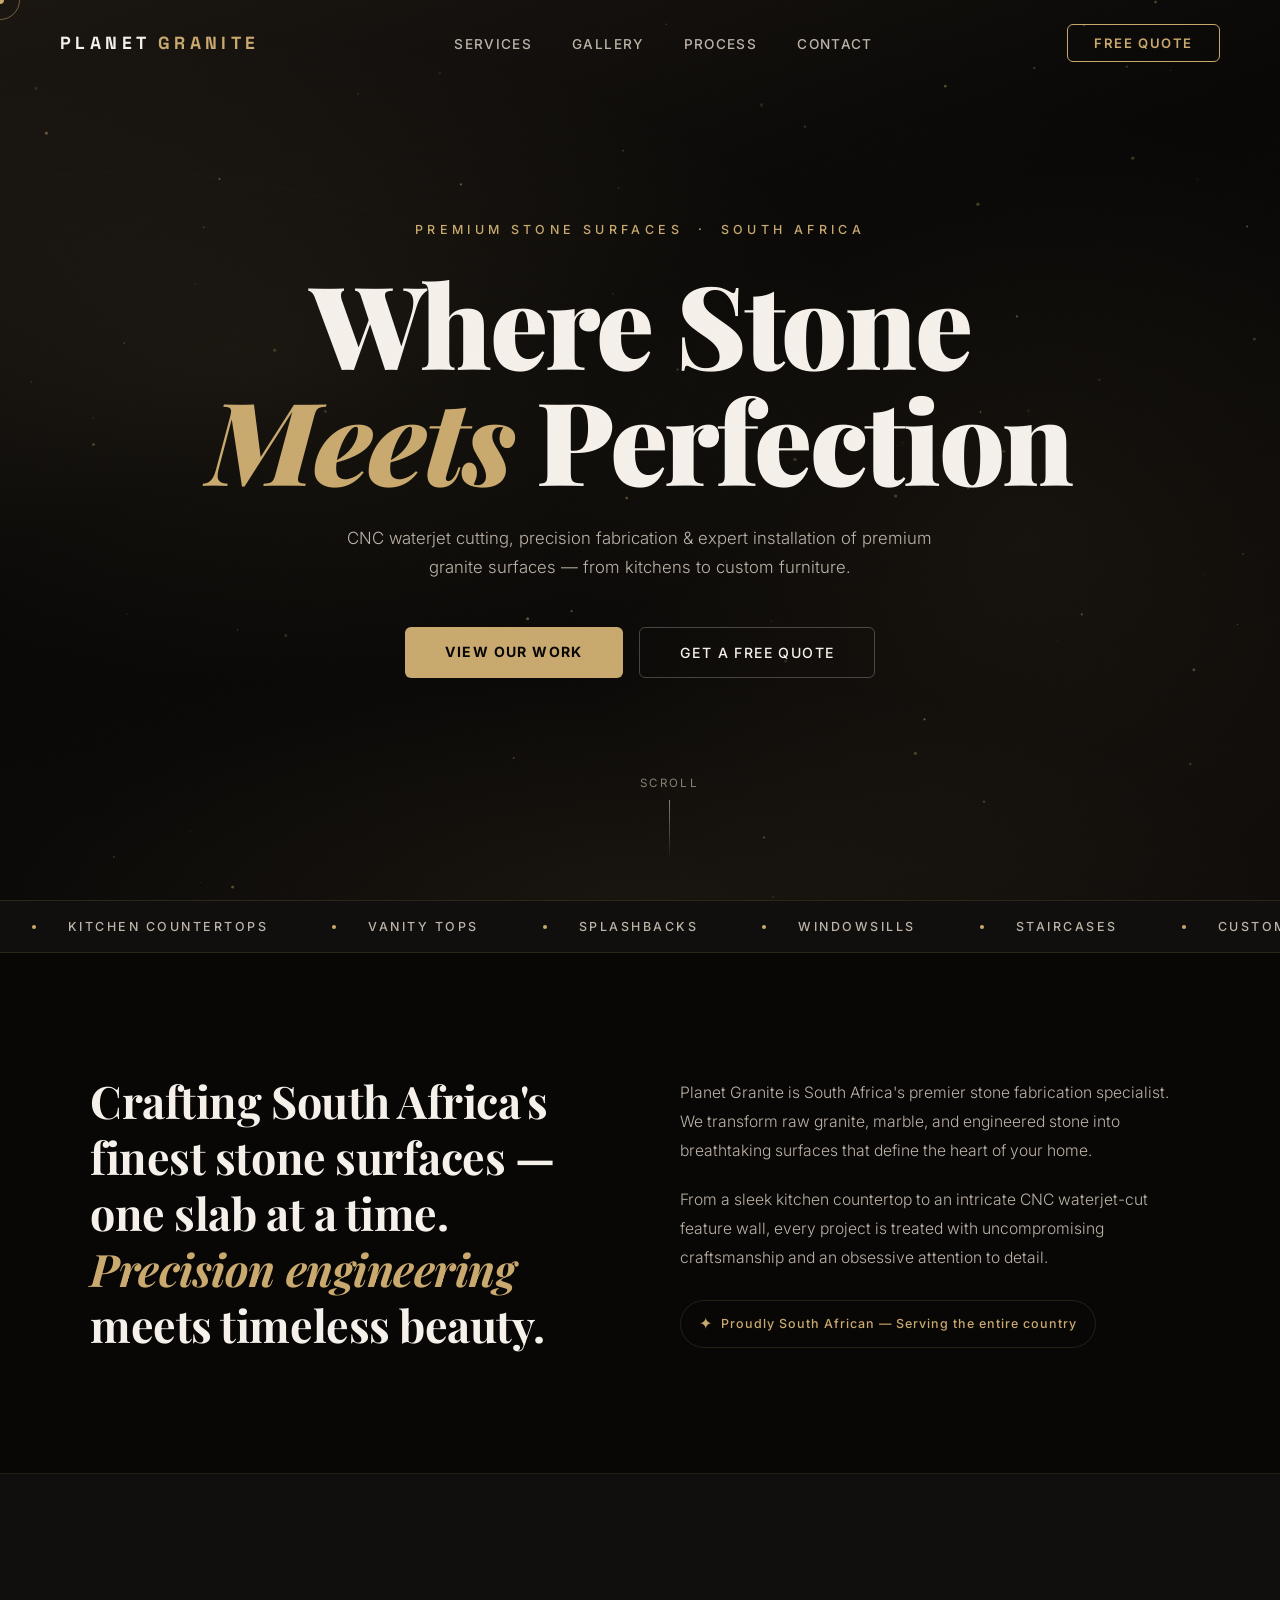
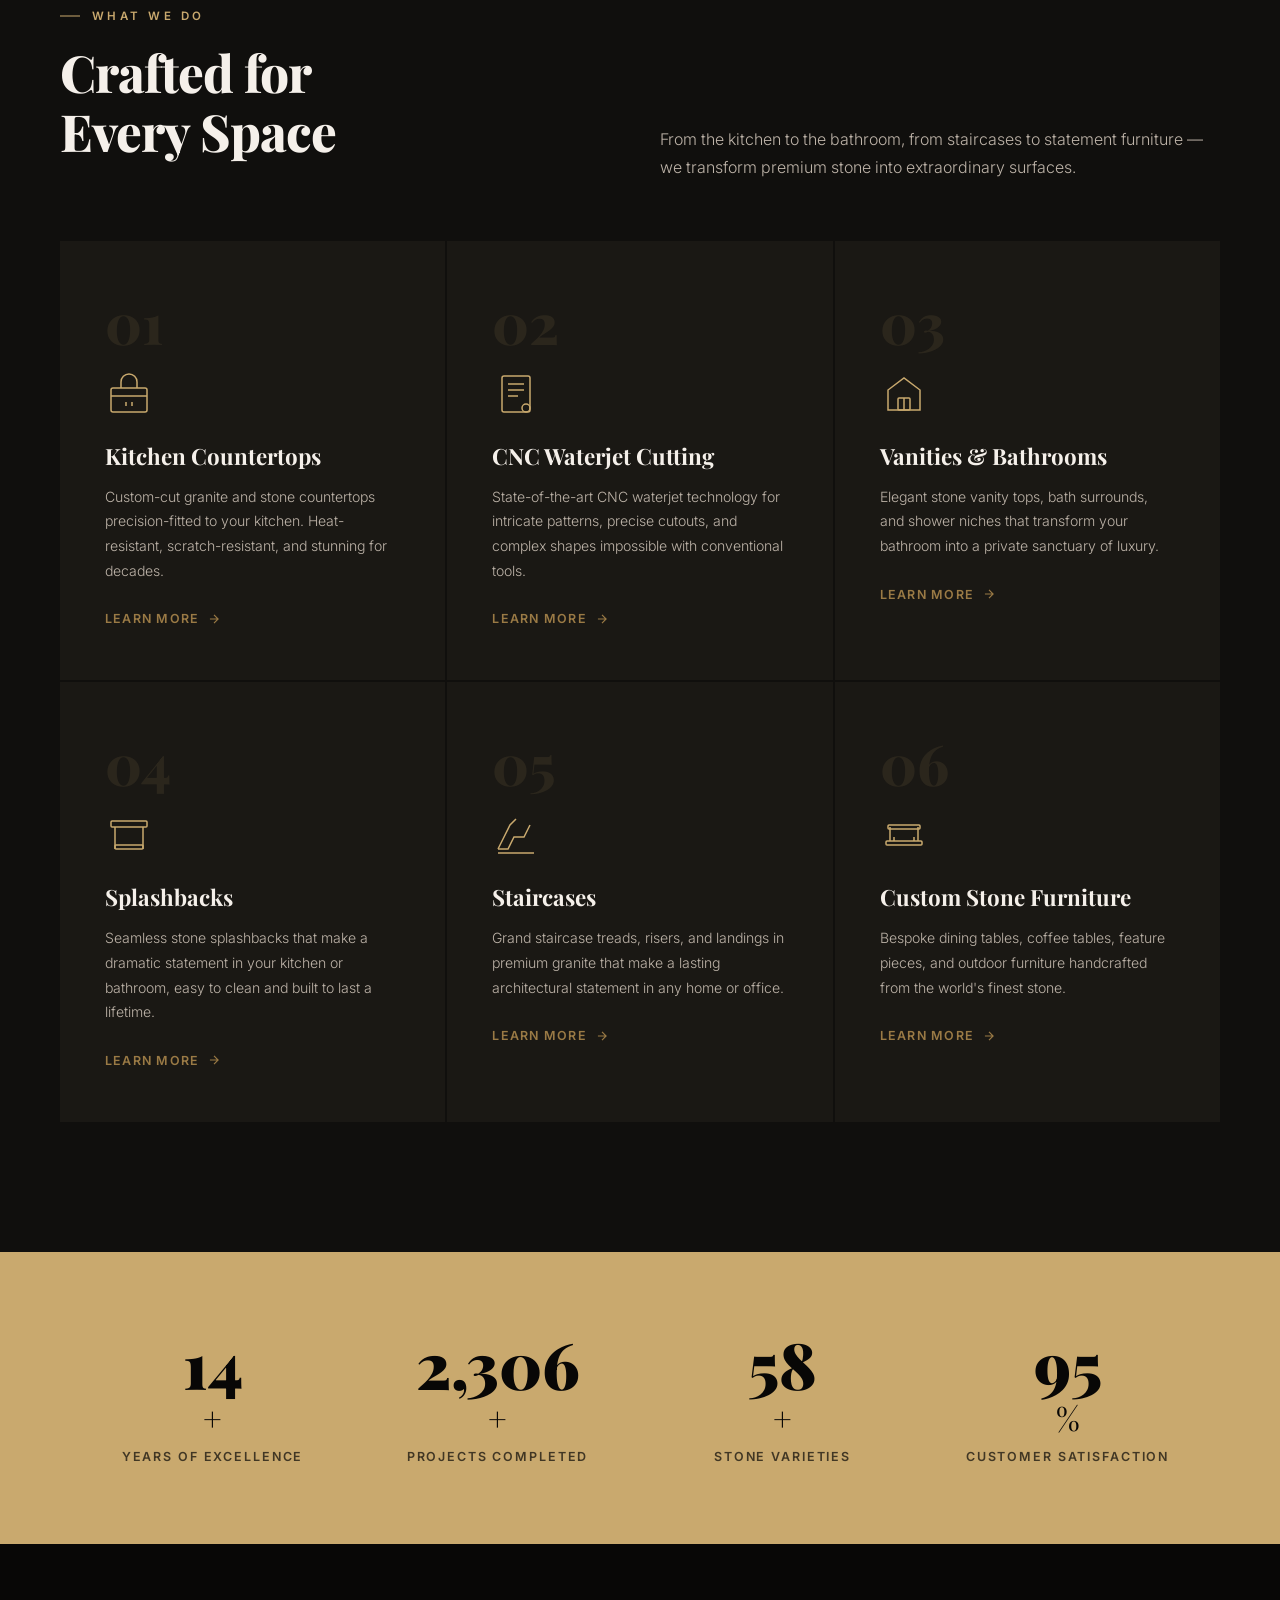
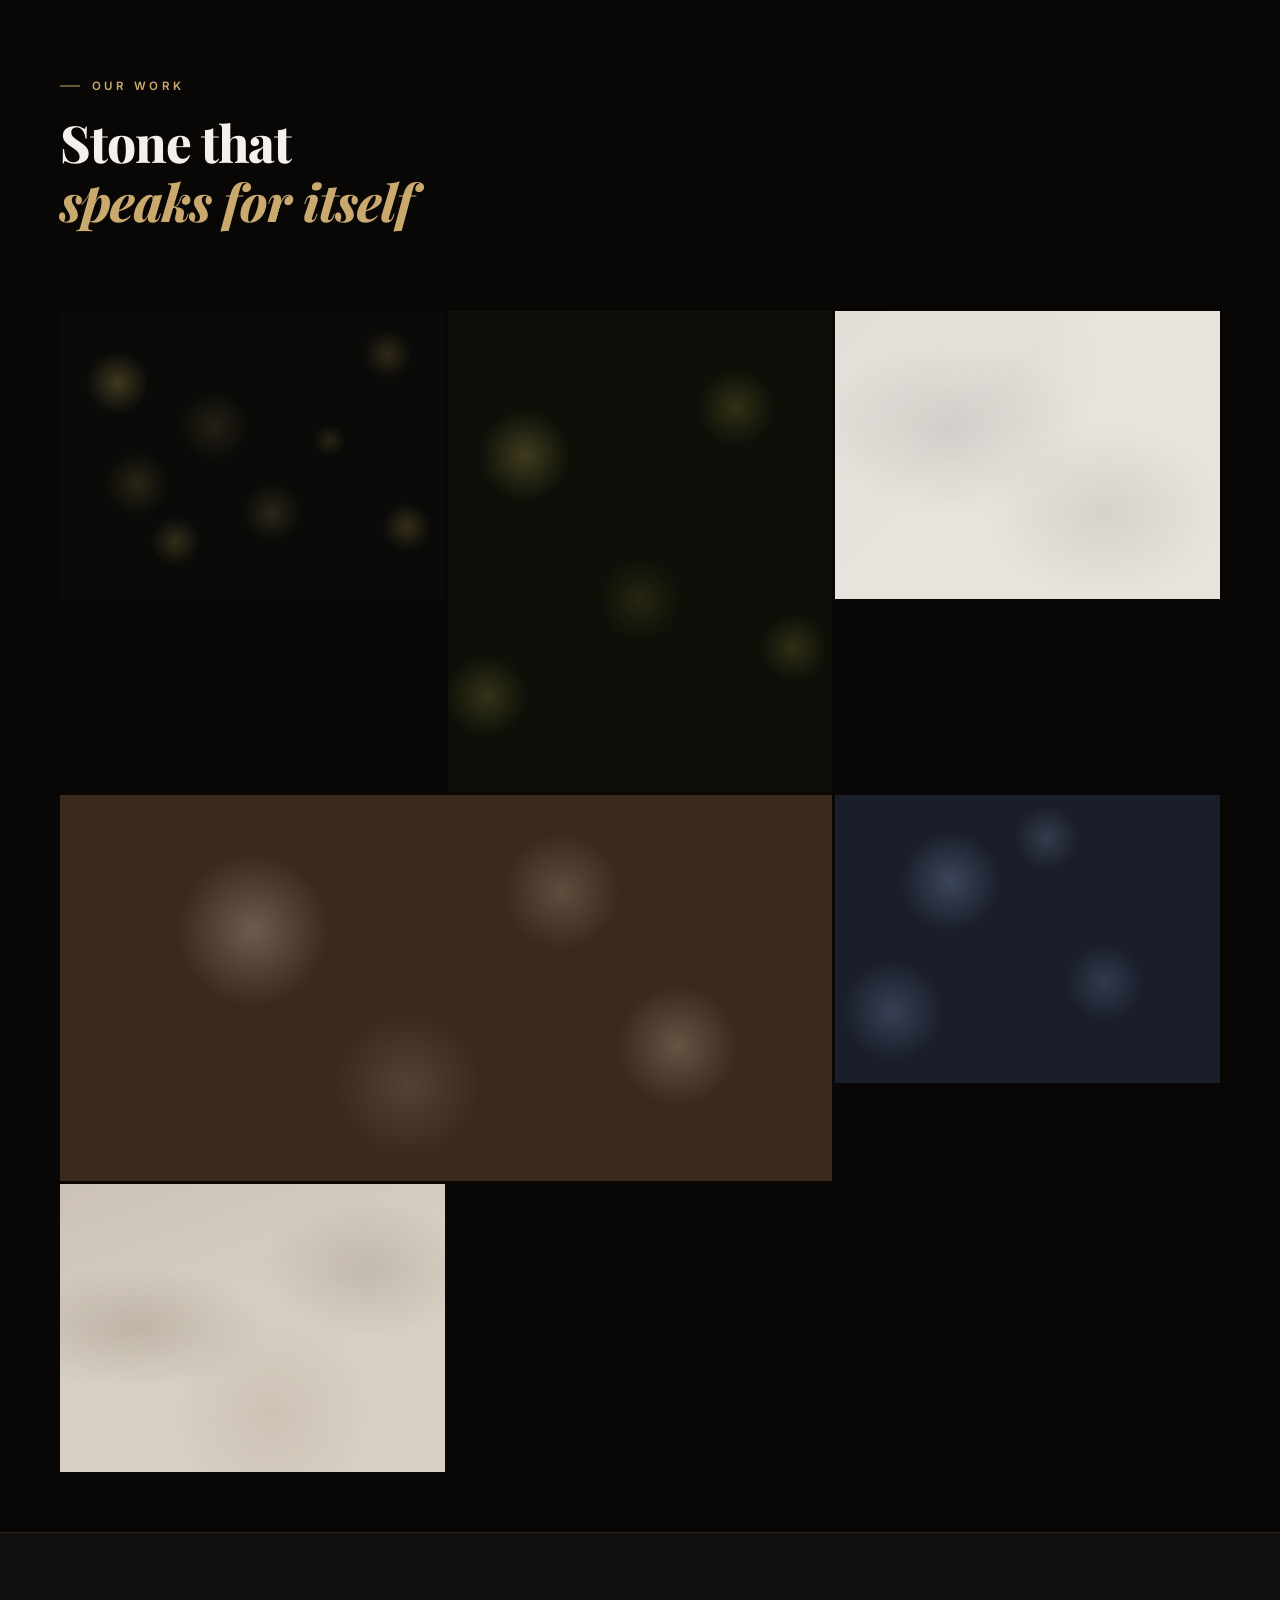
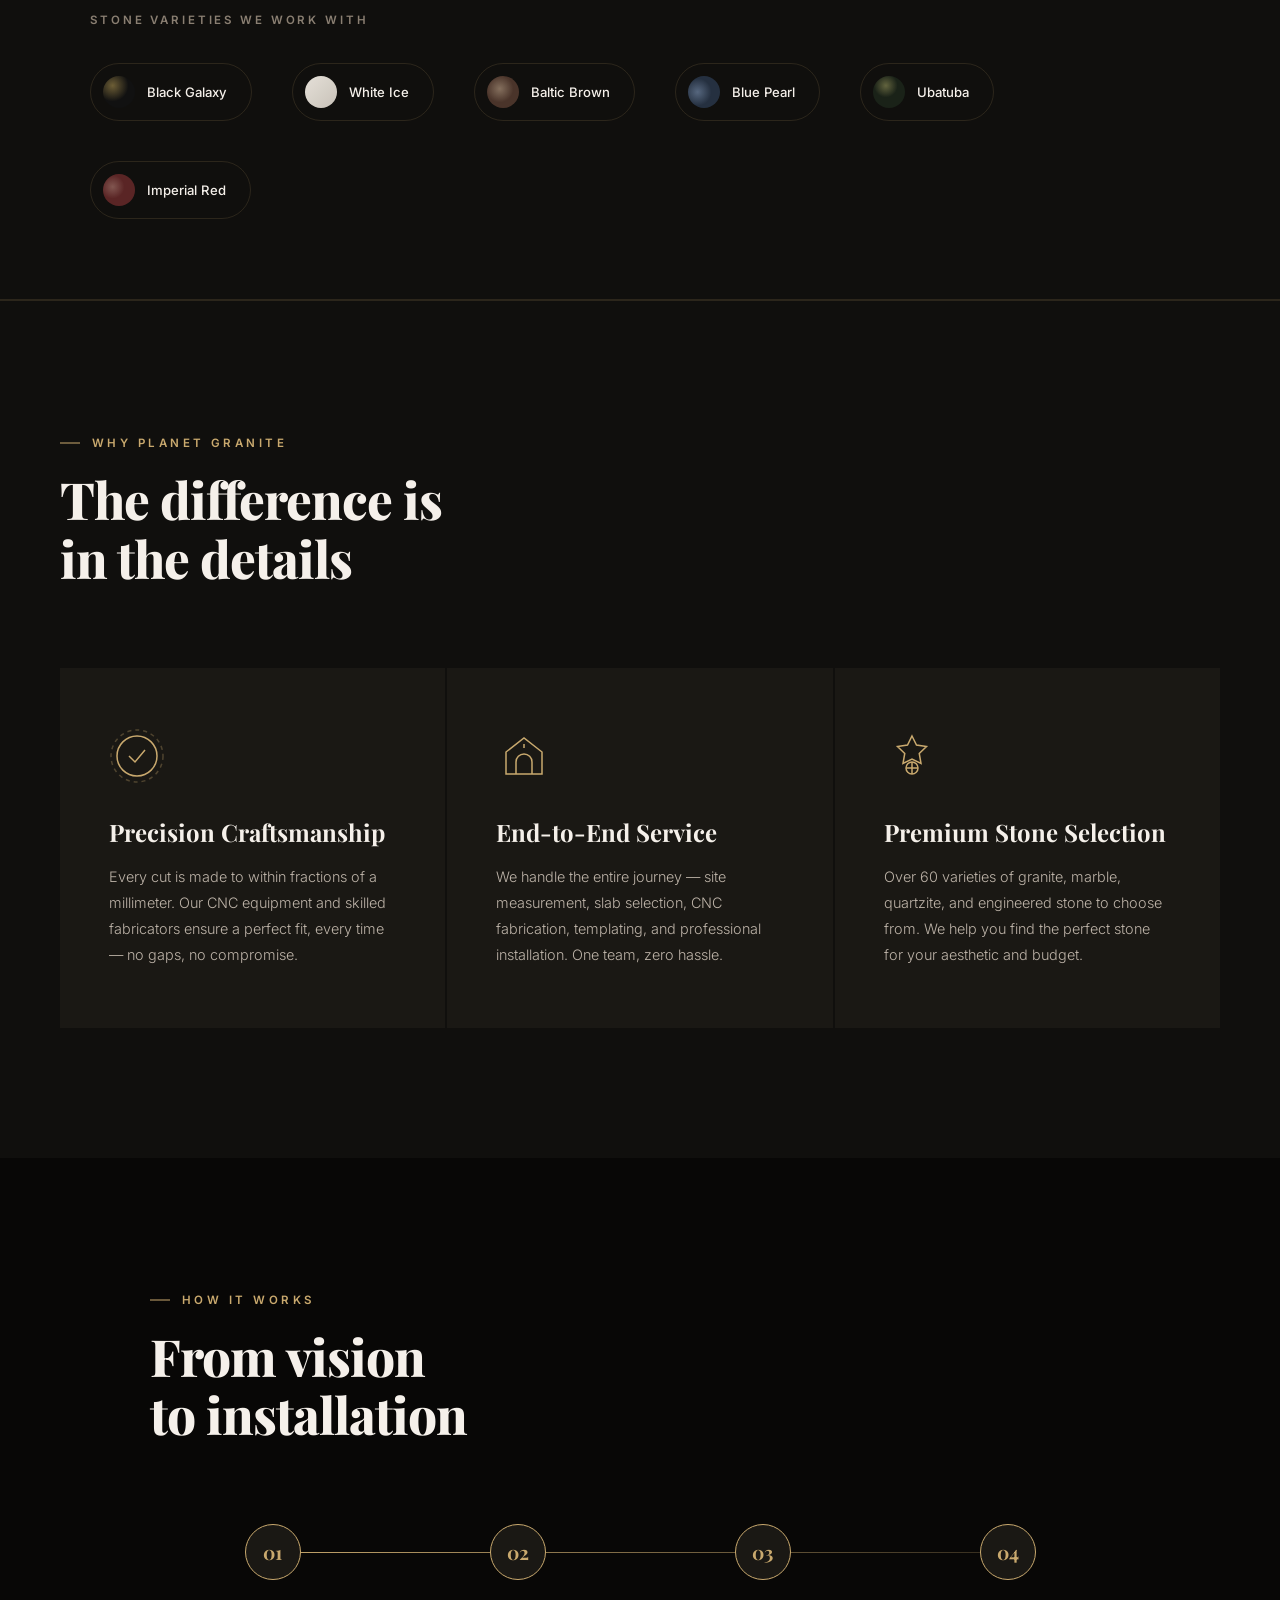
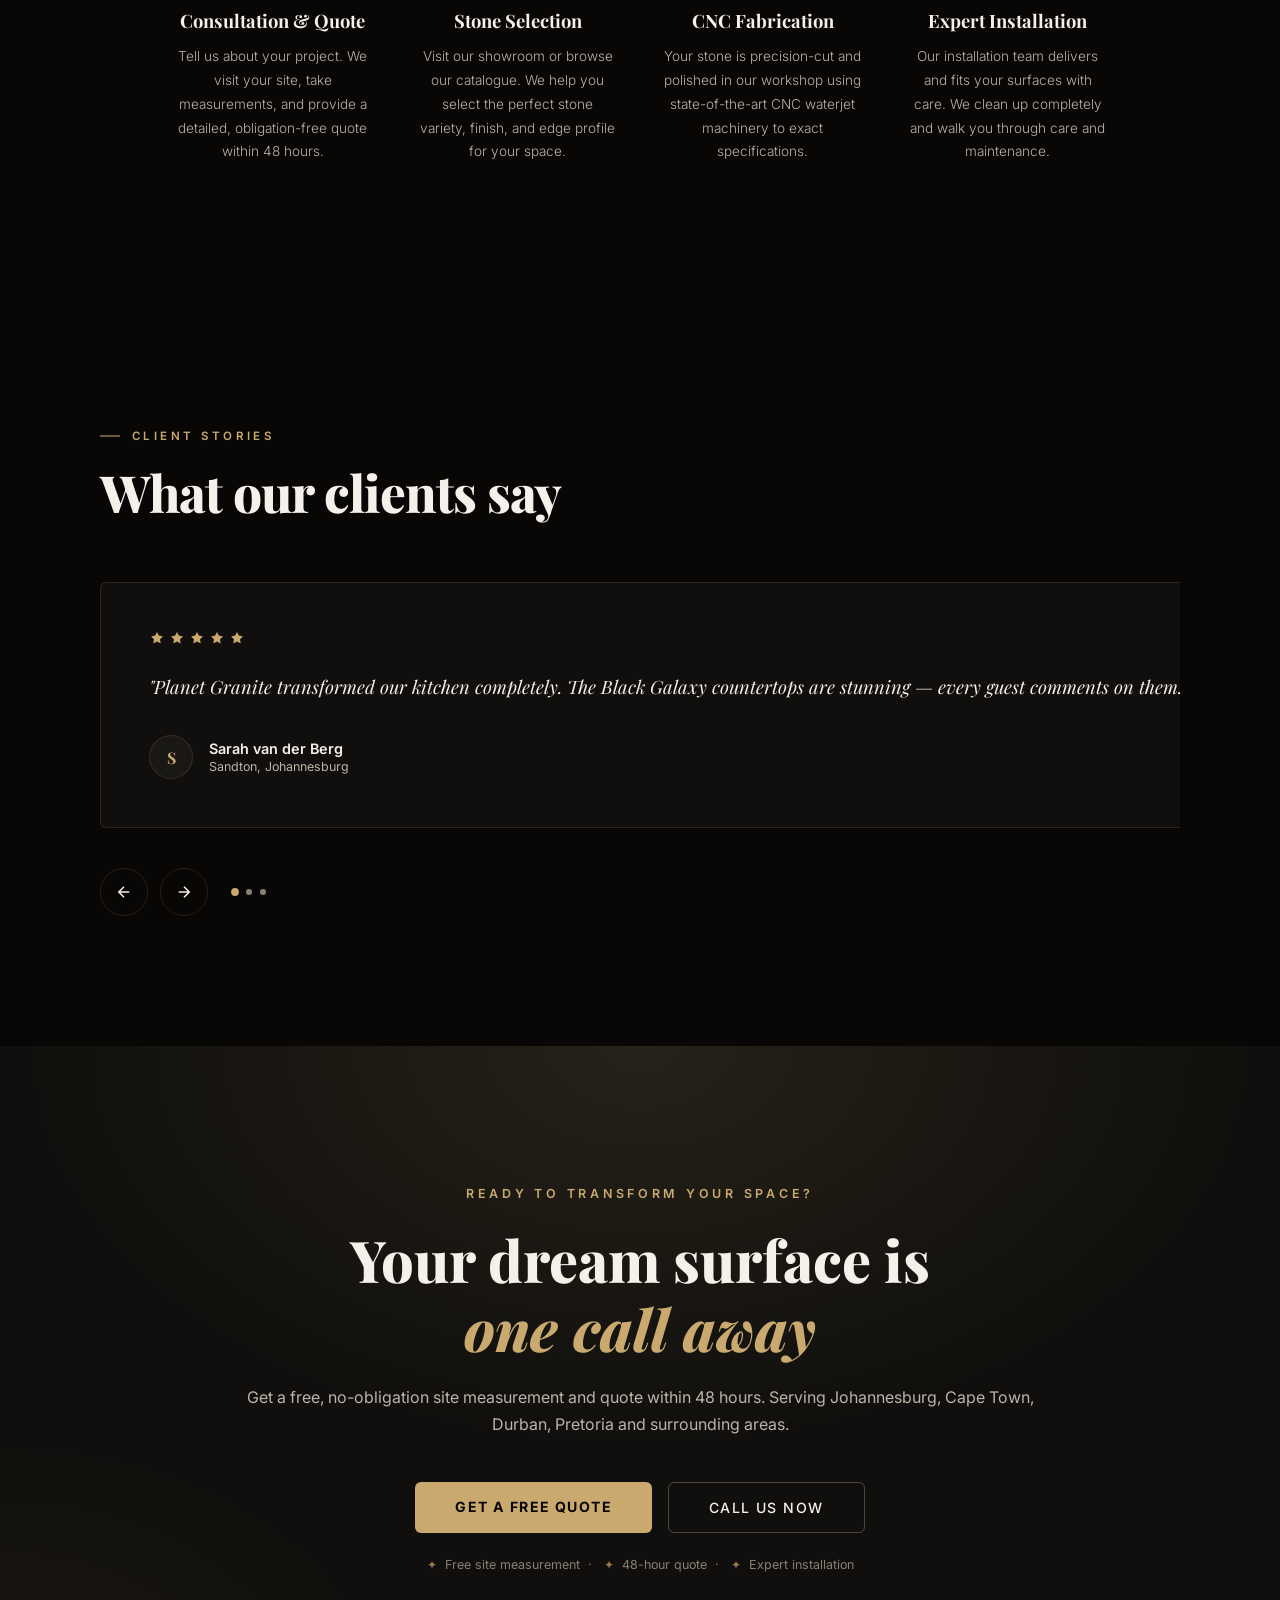
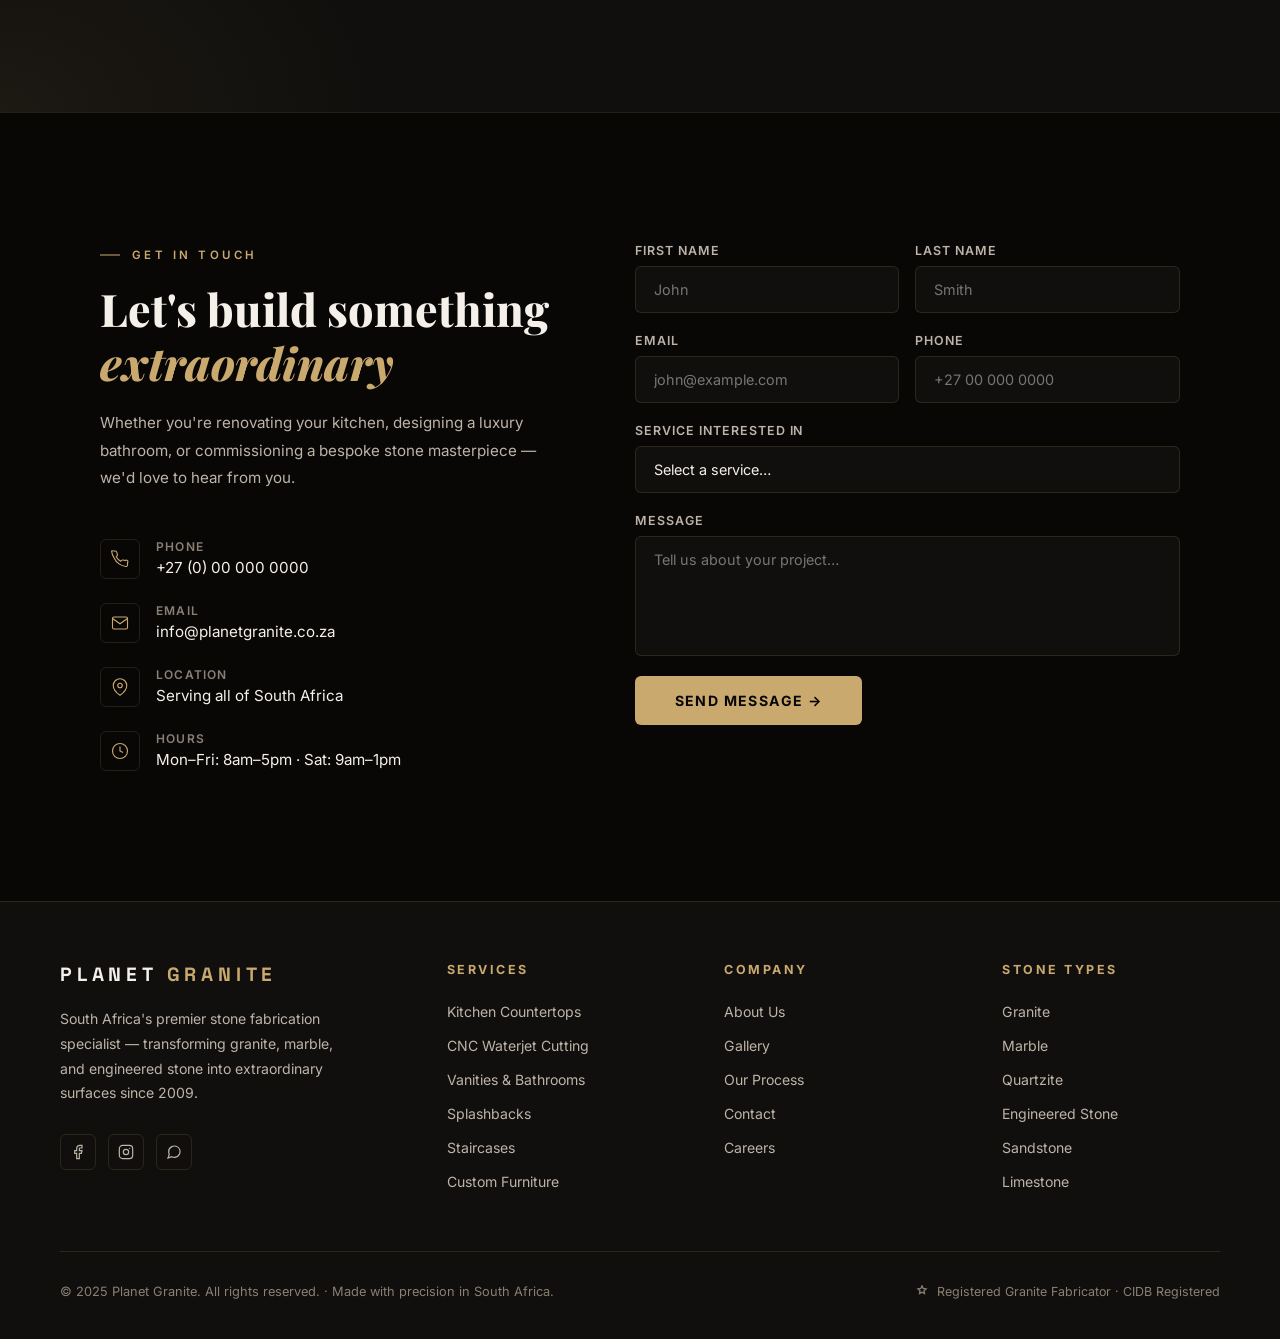
<file: Planet Granite.html>
<!DOCTYPE html>
<html lang="en">
<head>
  <meta charset="UTF-8" />
  <meta name="viewport" content="width=device-width, initial-scale=1.0" />
  <title>Planet Granite | Premium Stone Surfaces · South Africa</title>
  <meta name="description" content="South Africa's premier granite fabricator. CNC waterjet cutting, kitchen countertops, vanities, splashbacks, staircases and custom stone furniture." />
  <link rel="preconnect" href="https://fonts.googleapis.com" />
  <link rel="preconnect" href="https://fonts.gstatic.com" crossorigin />
  <link href="https://fonts.googleapis.com/css2?family=Playfair+Display:ital,wght@0,400;0,600;0,800;0,900;1,400;1,700&family=Inter:wght@300;400;500;600&family=Space+Grotesk:wght@400;500;600;700&display=swap" rel="stylesheet" />

  <style>
    /* ─────────────────────────────────────────────
       RESET & BASE
    ───────────────────────────────────────────── */
    *, *::before, *::after { margin: 0; padding: 0; box-sizing: border-box; }
    :root {
      --bg:       #080706;
      --bg2:      #100f0d;
      --bg3:      #1a1814;
      --gold:     #c9a96e;
      --gold-lt:  #e2c998;
      --gold-dk:  #9a7a45;
      --stone:    #8a7f72;
      --stone-lt: #bdb3a8;
      --white:    #f5f0ea;
      --border:   rgba(201,169,110,.15);
      --r:        6px;
      --ease:     cubic-bezier(.25,.46,.45,.94);
    }
    html { scroll-behavior: smooth; }
    body {
      background: var(--bg);
      color: var(--white);
      font-family: 'Inter', sans-serif;
      font-weight: 400;
      overflow-x: hidden;
      cursor: none;
    }
    ::selection { background: var(--gold); color: var(--bg); }
    img { display: block; max-width: 100%; }
    a { text-decoration: none; color: inherit; }
    button { border: none; background: none; cursor: none; font-family: inherit; }

    /* ─────────────────────────────────────────────
       NOISE OVERLAY
    ───────────────────────────────────────────── */
    body::after {
      content: '';
      position: fixed;
      inset: 0;
      background-image: url("data:image/svg+xml,%3Csvg viewBox='0 0 256 256' xmlns='http://www.w3.org/2000/svg'%3E%3Cfilter id='n'%3E%3CfeTurbulence type='fractalNoise' baseFrequency='0.9' numOctaves='4' stitchTiles='stitch'/%3E%3C/filter%3E%3Crect width='100%25' height='100%25' filter='url(%23n)' opacity='0.04'/%3E%3C/svg%3E");
      background-size: 200px;
      pointer-events: none;
      z-index: 9999;
      opacity: .5;
    }

    /* ─────────────────────────────────────────────
       CUSTOM CURSOR
    ───────────────────────────────────────────── */
    #cur, #cur-f {
      position: fixed;
      border-radius: 50%;
      pointer-events: none;
      z-index: 10000;
      transform: translate(-50%, -50%);
      transition: transform .1s var(--ease);
    }
    #cur {
      width: 8px; height: 8px;
      background: var(--gold);
      transition: width .25s, height .25s, background .25s;
    }
    #cur-f {
      width: 40px; height: 40px;
      border: 1px solid rgba(201,169,110,.5);
      transition: left .12s var(--ease), top .12s var(--ease), width .3s, height .3s, border-color .3s;
    }
    body.hovering #cur { width: 12px; height: 12px; background: var(--gold-lt); }
    body.hovering #cur-f {
      width: 60px; height: 60px;
      border-color: var(--gold);
      background: rgba(201,169,110,.05);
    }

    /* ─────────────────────────────────────────────
       LOADER
    ───────────────────────────────────────────── */
    #loader {
      position: fixed; inset: 0;
      background: var(--bg);
      z-index: 9998;
      display: flex;
      flex-direction: column;
      align-items: center;
      justify-content: center;
      gap: 32px;
      transition: opacity .8s var(--ease), visibility .8s;
    }
    #loader.hidden { opacity: 0; visibility: hidden; }
    .loader-logo {
      font-family: 'Space Grotesk', sans-serif;
      font-size: 1.5rem;
      font-weight: 700;
      letter-spacing: .3em;
      text-transform: uppercase;
    }
    .loader-logo span { color: var(--gold); }
    .loader-bar {
      width: 200px; height: 1px;
      background: var(--bg3);
      position: relative;
      overflow: hidden;
    }
    .loader-bar::after {
      content: '';
      position: absolute;
      top: 0; left: -100%;
      width: 100%; height: 100%;
      background: var(--gold);
      animation: loaderFill 1.8s var(--ease) forwards;
    }
    @keyframes loaderFill {
      to { left: 0; }
    }

    /* ─────────────────────────────────────────────
       NAV
    ───────────────────────────────────────────── */
    nav {
      position: fixed;
      top: 0; left: 0; right: 0;
      z-index: 1000;
      padding: 24px 60px;
      display: flex;
      align-items: center;
      justify-content: space-between;
      transition: background .4s var(--ease), padding .4s var(--ease), backdrop-filter .4s;
    }
    nav.scrolled {
      background: rgba(8,7,6,.85);
      backdrop-filter: blur(20px);
      -webkit-backdrop-filter: blur(20px);
      padding: 16px 60px;
      border-bottom: 1px solid var(--border);
    }
    .nav-logo {
      font-family: 'Space Grotesk', sans-serif;
      font-size: 1.1rem;
      font-weight: 700;
      letter-spacing: .25em;
      text-transform: uppercase;
    }
    .nav-logo span { color: var(--gold); }
    .nav-links {
      display: flex;
      list-style: none;
      gap: 40px;
    }
    .nav-links a {
      font-size: .85rem;
      font-weight: 500;
      letter-spacing: .1em;
      text-transform: uppercase;
      color: var(--stone-lt);
      position: relative;
      transition: color .3s;
    }
    .nav-links a::after {
      content: '';
      position: absolute;
      bottom: -4px; left: 0;
      width: 0; height: 1px;
      background: var(--gold);
      transition: width .3s var(--ease);
    }
    .nav-links a:hover { color: var(--white); }
    .nav-links a:hover::after { width: 100%; }
    .nav-cta {
      padding: 10px 26px;
      border: 1px solid var(--gold);
      color: var(--gold);
      font-size: .82rem;
      font-weight: 600;
      letter-spacing: .12em;
      text-transform: uppercase;
      border-radius: var(--r);
      transition: background .3s, color .3s;
    }
    .nav-cta:hover { background: var(--gold); color: var(--bg); }
    .nav-hamburger {
      display: none;
      flex-direction: column;
      gap: 5px;
      padding: 6px;
    }
    .nav-hamburger span {
      display: block;
      width: 24px; height: 1.5px;
      background: var(--white);
      transition: transform .3s, opacity .3s;
    }

    /* ─────────────────────────────────────────────
       HERO
    ───────────────────────────────────────────── */
    .hero {
      position: relative;
      min-height: 100vh;
      display: flex;
      align-items: center;
      justify-content: center;
      overflow: hidden;
    }
    .hero-bg {
      position: absolute; inset: 0;
      background:
        radial-gradient(ellipse 80% 60% at 20% 40%, rgba(201,169,110,.08) 0%, transparent 60%),
        radial-gradient(ellipse 60% 80% at 80% 60%, rgba(100,80,50,.12) 0%, transparent 60%),
        radial-gradient(ellipse 100% 50% at 50% 100%, rgba(201,169,110,.06) 0%, transparent 50%),
        linear-gradient(160deg, #1a1510 0%, #080706 40%, #0f0c09 100%);
      animation: heroShift 25s ease-in-out infinite;
    }
    @keyframes heroShift {
      0%,100% { opacity: 1; }
      50% { opacity: .85; }
    }
    #hero-canvas {
      position: absolute; inset: 0;
      width: 100%; height: 100%;
      pointer-events: none;
    }
    .hero-vein {
      position: absolute;
      pointer-events: none;
      opacity: .04;
    }
    .hero-vein svg { width: 100%; height: 100%; }
    .hero-content {
      position: relative;
      text-align: center;
      z-index: 2;
      padding: 0 20px;
      max-width: 1000px;
    }
    .hero-eyebrow {
      font-size: .78rem;
      font-weight: 500;
      letter-spacing: .35em;
      text-transform: uppercase;
      color: var(--gold);
      margin-bottom: 28px;
      opacity: 0;
      transform: translateY(20px);
      animation: fadeUp .8s .3s var(--ease) forwards;
    }
    .hero-title {
      font-family: 'Playfair Display', serif;
      font-size: clamp(3.5rem, 9vw, 8rem);
      font-weight: 900;
      line-height: 1.0;
      letter-spacing: -.02em;
      margin-bottom: 28px;
    }
    .hero-title .line {
      display: block;
      opacity: 0;
      transform: translateY(40px);
    }
    .hero-title .line:nth-child(1) { animation: fadeUp .9s .5s var(--ease) forwards; }
    .hero-title .line:nth-child(2) { animation: fadeUp .9s .7s var(--ease) forwards; }
    .hero-title em {
      font-style: italic;
      color: var(--gold);
    }
    .hero-sub {
      font-size: 1.05rem;
      font-weight: 300;
      color: var(--stone-lt);
      max-width: 600px;
      margin: 0 auto 44px;
      line-height: 1.75;
      opacity: 0;
      transform: translateY(20px);
      animation: fadeUp .8s .9s var(--ease) forwards;
    }
    .hero-btns {
      display: flex;
      gap: 16px;
      justify-content: center;
      flex-wrap: wrap;
      opacity: 0;
      transform: translateY(20px);
      animation: fadeUp .8s 1.1s var(--ease) forwards;
    }
    .btn-gold {
      padding: 16px 40px;
      background: var(--gold);
      color: var(--bg);
      font-size: .88rem;
      font-weight: 700;
      letter-spacing: .1em;
      text-transform: uppercase;
      border-radius: var(--r);
      transition: background .3s, transform .2s, box-shadow .3s;
      box-shadow: 0 0 0 rgba(201,169,110,0);
    }
    .btn-gold:hover {
      background: var(--gold-lt);
      transform: translateY(-2px);
      box-shadow: 0 20px 40px rgba(201,169,110,.2);
    }
    .btn-outline {
      padding: 16px 40px;
      border: 1px solid rgba(245,240,234,.25);
      color: var(--white);
      font-size: .88rem;
      font-weight: 500;
      letter-spacing: .1em;
      text-transform: uppercase;
      border-radius: var(--r);
      transition: border-color .3s, background .3s, transform .2s;
    }
    .btn-outline:hover {
      border-color: var(--gold);
      background: rgba(201,169,110,.05);
      transform: translateY(-2px);
    }
    .hero-scroll-hint {
      position: absolute;
      bottom: 40px;
      left: 50%;
      transform: translateX(-50%);
      display: flex;
      flex-direction: column;
      align-items: center;
      gap: 10px;
      opacity: 0;
      animation: fadeUp .8s 1.4s var(--ease) forwards;
    }
    .hero-scroll-hint span {
      font-size: .72rem;
      letter-spacing: .2em;
      text-transform: uppercase;
      color: var(--stone);
    }
    .scroll-line {
      width: 1px;
      height: 60px;
      background: linear-gradient(to bottom, var(--stone), transparent);
      animation: scrollPulse 2.5s ease-in-out infinite;
    }
    @keyframes scrollPulse {
      0%,100% { opacity: .3; transform: scaleY(1); }
      50% { opacity: 1; transform: scaleY(.8); }
    }

    /* ─────────────────────────────────────────────
       MARQUEE
    ───────────────────────────────────────────── */
    .marquee {
      overflow: hidden;
      border-top: 1px solid var(--border);
      border-bottom: 1px solid var(--border);
      background: var(--bg2);
      padding: 18px 0;
    }
    .marquee-track {
      display: flex;
      gap: 0;
      width: max-content;
      animation: marqueeScroll 30s linear infinite;
    }
    .marquee-track:hover { animation-play-state: paused; }
    .marquee-item {
      display: flex;
      align-items: center;
      gap: 0;
      white-space: nowrap;
      font-size: .78rem;
      font-weight: 500;
      letter-spacing: .2em;
      text-transform: uppercase;
      color: var(--stone-lt);
      padding: 0 32px;
    }
    .marquee-dot {
      width: 4px; height: 4px;
      border-radius: 50%;
      background: var(--gold);
      margin-right: 32px;
      flex-shrink: 0;
    }
    @keyframes marqueeScroll {
      from { transform: translateX(0); }
      to   { transform: translateX(-50%); }
    }

    /* ─────────────────────────────────────────────
       SECTION SHARED
    ───────────────────────────────────────────── */
    .section {
      padding: 130px 60px;
      max-width: 1400px;
      margin: 0 auto;
    }
    .section-full {
      padding: 130px 60px;
    }
    .section-tag {
      display: inline-block;
      font-size: .72rem;
      font-weight: 600;
      letter-spacing: .3em;
      text-transform: uppercase;
      color: var(--gold);
      margin-bottom: 20px;
      position: relative;
      padding-left: 32px;
    }
    .section-tag::before {
      content: '';
      position: absolute;
      left: 0; top: 50%;
      transform: translateY(-50%);
      width: 20px; height: 1px;
      background: var(--gold);
    }
    .section-title {
      font-family: 'Playfair Display', serif;
      font-size: clamp(2.2rem, 4vw, 3.8rem);
      font-weight: 800;
      line-height: 1.15;
      letter-spacing: -.02em;
      margin-bottom: 20px;
    }
    .section-sub {
      font-size: 1rem;
      font-weight: 300;
      color: var(--stone-lt);
      max-width: 560px;
      line-height: 1.75;
    }
    .reveal {
      opacity: 0;
      transform: translateY(40px);
      transition: opacity .9s var(--ease), transform .9s var(--ease);
    }
    .reveal.visible { opacity: 1; transform: translateY(0); }
    .reveal-delay-1 { transition-delay: .1s; }
    .reveal-delay-2 { transition-delay: .2s; }
    .reveal-delay-3 { transition-delay: .3s; }
    .reveal-delay-4 { transition-delay: .4s; }
    .reveal-delay-5 { transition-delay: .5s; }
    .reveal-delay-6 { transition-delay: .6s; }

    /* ─────────────────────────────────────────────
       INTRO STATEMENT
    ───────────────────────────────────────────── */
    .intro {
      padding: 120px 60px;
      border-bottom: 1px solid var(--border);
    }
    .intro-inner {
      max-width: 1100px;
      margin: 0 auto;
      display: grid;
      grid-template-columns: 1fr 1fr;
      gap: 80px;
      align-items: center;
    }
    .intro-statement {
      font-family: 'Playfair Display', serif;
      font-size: clamp(2rem, 3.5vw, 3.2rem);
      font-weight: 700;
      line-height: 1.25;
      letter-spacing: -.01em;
    }
    .intro-statement em { color: var(--gold); font-style: italic; }
    .intro-text {
      font-size: .98rem;
      font-weight: 300;
      color: var(--stone-lt);
      line-height: 1.85;
    }
    .intro-text p + p { margin-top: 20px; }
    .intro-chip {
      display: inline-flex;
      align-items: center;
      gap: 8px;
      padding: 8px 18px;
      border: 1px solid var(--border);
      border-radius: 100px;
      font-size: .78rem;
      font-weight: 500;
      letter-spacing: .08em;
      color: var(--gold);
      margin-top: 28px;
    }
    .intro-chip span { font-size: 1rem; }

    /* ─────────────────────────────────────────────
       SERVICES
    ───────────────────────────────────────────── */
    .services-wrap { background: var(--bg2); }
    .services-header {
      max-width: 1400px;
      margin: 0 auto;
      padding: 130px 60px 60px;
      display: flex;
      justify-content: space-between;
      align-items: flex-end;
      gap: 40px;
      flex-wrap: wrap;
    }
    .services-grid {
      max-width: 1400px;
      margin: 0 auto;
      padding: 0 60px 130px;
      display: grid;
      grid-template-columns: repeat(3, 1fr);
      gap: 2px;
    }
    .service-card {
      position: relative;
      padding: 52px 44px;
      background: var(--bg3);
      border: 1px solid transparent;
      overflow: hidden;
      transition: border-color .4s, background .4s, transform .3s var(--ease);
      cursor: none;
    }
    .service-card::before {
      content: '';
      position: absolute;
      inset: 0;
      background: linear-gradient(135deg, rgba(201,169,110,.06) 0%, transparent 60%);
      opacity: 0;
      transition: opacity .4s;
    }
    .service-card:hover { border-color: var(--border); }
    .service-card:hover::before { opacity: 1; }
    .service-card:hover { transform: translateY(-4px); }
    .service-num {
      font-family: 'Playfair Display', serif;
      font-size: 3.5rem;
      font-weight: 800;
      color: rgba(201,169,110,.1);
      line-height: 1;
      margin-bottom: 20px;
      transition: color .4s;
    }
    .service-card:hover .service-num { color: rgba(201,169,110,.2); }
    .service-icon {
      width: 48px; height: 48px;
      margin-bottom: 24px;
      color: var(--gold);
    }
    .service-icon svg { width: 100%; height: 100%; }
    .service-name {
      font-family: 'Playfair Display', serif;
      font-size: 1.4rem;
      font-weight: 700;
      margin-bottom: 14px;
      line-height: 1.3;
    }
    .service-desc {
      font-size: .88rem;
      font-weight: 300;
      color: var(--stone-lt);
      line-height: 1.75;
    }
    .service-arrow {
      display: inline-flex;
      align-items: center;
      gap: 8px;
      margin-top: 28px;
      font-size: .78rem;
      font-weight: 600;
      letter-spacing: .1em;
      text-transform: uppercase;
      color: var(--gold-dk);
      transition: gap .3s, color .3s;
    }
    .service-card:hover .service-arrow { gap: 16px; color: var(--gold); }

    /* ─────────────────────────────────────────────
       STATS
    ───────────────────────────────────────────── */
    .stats-wrap {
      background: var(--gold);
      padding: 80px 60px;
    }
    .stats-inner {
      max-width: 1100px;
      margin: 0 auto;
      display: grid;
      grid-template-columns: repeat(4, 1fr);
      gap: 40px;
    }
    .stat-item {
      text-align: center;
      color: var(--bg);
    }
    .stat-num {
      font-family: 'Playfair Display', serif;
      font-size: clamp(2.5rem, 5vw, 4rem);
      font-weight: 900;
      line-height: 1;
      display: block;
    }
    .stat-suffix {
      font-family: 'Playfair Display', serif;
      font-size: 2rem;
    }
    .stat-label {
      display: block;
      font-size: .78rem;
      font-weight: 600;
      letter-spacing: .15em;
      text-transform: uppercase;
      margin-top: 10px;
      opacity: .7;
    }

    /* ─────────────────────────────────────────────
       STONE GALLERY
    ───────────────────────────────────────────── */
    .gallery-wrap { background: var(--bg); }
    .gallery-header {
      max-width: 1400px;
      margin: 0 auto;
      padding: 130px 60px 60px;
    }
    .stone-grid {
      max-width: 1400px;
      margin: 0 auto;
      padding: 0 60px 60px;
      display: grid;
      grid-template-columns: repeat(3, 1fr);
      grid-template-rows: auto;
      gap: 3px;
    }
    .stone-card {
      position: relative;
      aspect-ratio: 4/3;
      overflow: hidden;
      cursor: none;
    }
    .stone-card.tall { aspect-ratio: 4/5; }
    .stone-card.wide { grid-column: span 2; aspect-ratio: 2/1; }
    .stone-bg {
      width: 100%; height: 100%;
      transition: transform .6s var(--ease);
    }
    .stone-card:hover .stone-bg { transform: scale(1.05); }
    .stone-overlay {
      position: absolute;
      inset: 0;
      background: linear-gradient(to top, rgba(8,7,6,.9) 0%, rgba(8,7,6,.2) 50%, transparent 100%);
      display: flex;
      flex-direction: column;
      justify-content: flex-end;
      padding: 32px;
      opacity: 0;
      transition: opacity .4s;
    }
    .stone-card:hover .stone-overlay { opacity: 1; }
    .stone-title {
      font-family: 'Playfair Display', serif;
      font-size: 1.3rem;
      font-weight: 700;
      margin-bottom: 6px;
    }
    .stone-sub {
      font-size: .78rem;
      font-weight: 500;
      letter-spacing: .15em;
      text-transform: uppercase;
      color: var(--gold);
    }

    /* CSS Granite Textures */
    .granite-black-galaxy {
      background:
        radial-gradient(circle at 15% 25%, rgba(220,190,100,.25) 0%, transparent 8%),
        radial-gradient(circle at 85% 15%, rgba(200,165,80,.2) 0%, transparent 6%),
        radial-gradient(circle at 55% 70%, rgba(230,200,120,.15) 0%, transparent 10%),
        radial-gradient(circle at 30% 80%, rgba(210,180,90,.2) 0%, transparent 7%),
        radial-gradient(circle at 70% 45%, rgba(180,150,70,.18) 0%, transparent 5%),
        radial-gradient(circle at 40% 40%, rgba(220,190,110,.12) 0%, transparent 12%),
        radial-gradient(circle at 90% 75%, rgba(200,170,85,.22) 0%, transparent 6%),
        radial-gradient(circle at 20% 60%, rgba(215,185,95,.15) 0%, transparent 9%),
        #0a0a08;
    }
    .granite-ubatuba {
      background:
        radial-gradient(circle at 20% 30%, rgba(180,160,80,.3) 0%, transparent 10%),
        radial-gradient(circle at 75% 20%, rgba(160,140,60,.25) 0%, transparent 8%),
        radial-gradient(circle at 50% 60%, rgba(140,120,50,.2) 0%, transparent 12%),
        radial-gradient(circle at 10% 80%, rgba(170,150,70,.25) 0%, transparent 8%),
        radial-gradient(circle at 90% 70%, rgba(190,165,75,.2) 0%, transparent 7%),
        #0d1008;
    }
    .granite-white-ice {
      background:
        radial-gradient(ellipse at 30% 40%, rgba(160,160,160,.3) 0%, transparent 35%),
        radial-gradient(ellipse at 70% 70%, rgba(140,140,140,.2) 0%, transparent 30%),
        linear-gradient(135deg, rgba(180,175,170,.1) 0%, transparent 40%),
        radial-gradient(ellipse at 50% 20%, rgba(200,195,190,.15) 0%, transparent 25%),
        #e8e3dc;
    }
    .granite-white-ice .stone-title,
    .granite-white-ice .stone-sub { filter: invert(1); }
    .granite-baltic-brown {
      background:
        radial-gradient(circle at 25% 35%, rgba(220,210,190,.3) 0%, transparent 12%),
        radial-gradient(circle at 65% 25%, rgba(200,185,155,.25) 0%, transparent 10%),
        radial-gradient(circle at 45% 75%, rgba(180,165,135,.2) 0%, transparent 14%),
        radial-gradient(circle at 80% 65%, rgba(210,195,165,.28) 0%, transparent 9%),
        #3a2a1e;
    }
    .granite-blue-pearl {
      background:
        radial-gradient(circle at 30% 30%, rgba(140,160,200,.3) 0%, transparent 15%),
        radial-gradient(circle at 70% 65%, rgba(120,140,180,.25) 0%, transparent 12%),
        radial-gradient(circle at 55% 15%, rgba(160,175,210,.2) 0%, transparent 10%),
        radial-gradient(circle at 15% 75%, rgba(130,150,190,.28) 0%, transparent 13%),
        #1a1e2a;
    }
    .granite-kashmir-white {
      background:
        radial-gradient(ellipse at 20% 50%, rgba(100,80,60,.2) 0%, transparent 30%),
        radial-gradient(ellipse at 80% 30%, rgba(80,60,45,.15) 0%, transparent 25%),
        radial-gradient(ellipse at 55% 80%, rgba(120,95,70,.12) 0%, transparent 35%),
        linear-gradient(160deg, rgba(90,70,55,.1) 0%, transparent 50%),
        #d8d0c4;
    }
    .granite-kashmir-white .stone-title,
    .granite-kashmir-white .stone-sub { filter: invert(1); }

    /* ─────────────────────────────────────────────
       WHY PLANET GRANITE
    ───────────────────────────────────────────── */
    .why-wrap { background: var(--bg2); border-top: 1px solid var(--border); }
    .why-inner {
      max-width: 1400px;
      margin: 0 auto;
      padding: 130px 60px;
    }
    .why-header { margin-bottom: 80px; }
    .why-grid {
      display: grid;
      grid-template-columns: repeat(3, 1fr);
      gap: 2px;
    }
    .why-card {
      padding: 60px 48px;
      background: var(--bg3);
      border-left: 1px solid transparent;
      transition: border-color .3s, background .3s;
    }
    .why-card:hover { border-left-color: var(--gold); background: rgba(201,169,110,.03); }
    .why-icon {
      width: 56px; height: 56px;
      margin-bottom: 32px;
      color: var(--gold);
    }
    .why-icon svg { width: 100%; height: 100%; }
    .why-title {
      font-family: 'Playfair Display', serif;
      font-size: 1.5rem;
      font-weight: 700;
      margin-bottom: 16px;
    }
    .why-desc {
      font-size: .9rem;
      font-weight: 300;
      color: var(--stone-lt);
      line-height: 1.8;
    }

    /* ─────────────────────────────────────────────
       PROCESS
    ───────────────────────────────────────────── */
    .process-wrap { background: var(--bg); }
    .process-inner {
      max-width: 1100px;
      margin: 0 auto;
      padding: 130px 60px;
    }
    .process-header { margin-bottom: 80px; }
    .process-steps {
      display: grid;
      grid-template-columns: repeat(4, 1fr);
      gap: 0;
      position: relative;
    }
    .process-steps::before {
      content: '';
      position: absolute;
      top: 28px; left: 10%;
      width: 80%;
      height: 1px;
      background: linear-gradient(to right, var(--gold) 0%, rgba(201,169,110,.2) 100%);
    }
    .process-step {
      padding: 0 24px;
      text-align: center;
    }
    .step-num {
      width: 56px; height: 56px;
      border-radius: 50%;
      background: var(--bg3);
      border: 1px solid var(--gold);
      display: flex;
      align-items: center;
      justify-content: center;
      margin: 0 auto 28px;
      font-family: 'Playfair Display', serif;
      font-size: 1.2rem;
      font-weight: 700;
      color: var(--gold);
      position: relative;
      z-index: 1;
    }
    .step-title {
      font-family: 'Playfair Display', serif;
      font-size: 1.15rem;
      font-weight: 700;
      margin-bottom: 12px;
    }
    .step-desc {
      font-size: .85rem;
      font-weight: 300;
      color: var(--stone-lt);
      line-height: 1.75;
    }

    /* ─────────────────────────────────────────────
       MATERIALS STRIP
    ───────────────────────────────────────────── */
    .materials-wrap {
      background: var(--bg2);
      padding: 80px 60px;
      border-top: 1px solid var(--border);
      border-bottom: 1px solid var(--border);
    }
    .materials-inner {
      max-width: 1100px;
      margin: 0 auto;
    }
    .materials-label {
      font-size: .72rem;
      font-weight: 600;
      letter-spacing: .25em;
      text-transform: uppercase;
      color: var(--stone);
      margin-bottom: 36px;
    }
    .materials-list {
      display: flex;
      gap: 40px;
      flex-wrap: wrap;
    }
    .material-pill {
      display: flex;
      align-items: center;
      gap: 12px;
      padding: 12px 24px 12px 12px;
      border: 1px solid var(--border);
      border-radius: 100px;
      transition: border-color .3s, background .3s;
    }
    .material-pill:hover { border-color: var(--gold); background: rgba(201,169,110,.04); }
    .material-swatch {
      width: 32px; height: 32px;
      border-radius: 50%;
      flex-shrink: 0;
    }
    .material-name {
      font-size: .82rem;
      font-weight: 500;
    }
    .sw-black  { background: radial-gradient(circle at 30% 30%, rgba(200,170,90,.5) 0%, transparent 50%), #111; }
    .sw-white  { background: linear-gradient(135deg, #e5e0d8, #c8c2b8); }
    .sw-brown  { background: radial-gradient(circle at 40% 40%, rgba(220,200,170,.4) 0%, transparent 50%), #4a342a; }
    .sw-blue   { background: radial-gradient(circle at 30% 50%, rgba(160,185,220,.4) 0%, transparent 50%), #253040; }
    .sw-green  { background: radial-gradient(circle at 40% 30%, rgba(170,165,100,.5) 0%, transparent 40%), #1a2218; }
    .sw-red    { background: radial-gradient(circle at 30% 40%, rgba(220,200,180,.3) 0%, transparent 40%), #5a2525; }

    /* ─────────────────────────────────────────────
       TESTIMONIALS
    ───────────────────────────────────────────── */
    .testimonials-wrap { background: var(--bg); }
    .testimonials-inner {
      max-width: 1200px;
      margin: 0 auto;
      padding: 130px 60px;
    }
    .testimonials-header { margin-bottom: 60px; }
    .testimonials-track-wrap { overflow: hidden; }
    .testimonials-track {
      display: flex;
      gap: 24px;
      transition: transform .6s var(--ease);
    }
    .testimonial-card {
      min-width: calc(50% - 12px);
      padding: 48px;
      background: var(--bg2);
      border: 1px solid var(--border);
      border-radius: var(--r);
      flex-shrink: 0;
    }
    .testimonial-stars {
      display: flex;
      gap: 4px;
      margin-bottom: 24px;
    }
    .star {
      width: 16px; height: 16px;
      color: var(--gold);
    }
    .star svg { width: 100%; height: 100%; }
    .testimonial-quote {
      font-family: 'Playfair Display', serif;
      font-size: 1.15rem;
      font-style: italic;
      font-weight: 400;
      line-height: 1.75;
      margin-bottom: 32px;
      color: var(--white);
    }
    .testimonial-author {
      display: flex;
      align-items: center;
      gap: 16px;
    }
    .author-avatar {
      width: 44px; height: 44px;
      border-radius: 50%;
      background: var(--bg3);
      display: flex;
      align-items: center;
      justify-content: center;
      font-family: 'Playfair Display', serif;
      font-size: 1rem;
      font-weight: 700;
      color: var(--gold);
      border: 1px solid var(--border);
      flex-shrink: 0;
    }
    .author-name {
      font-weight: 600;
      font-size: .9rem;
    }
    .author-loc {
      font-size: .78rem;
      color: var(--stone-lt);
      margin-top: 2px;
    }
    .testimonials-nav {
      display: flex;
      gap: 12px;
      margin-top: 40px;
      align-items: center;
    }
    .t-btn {
      width: 48px; height: 48px;
      border-radius: 50%;
      border: 1px solid var(--border);
      display: flex;
      align-items: center;
      justify-content: center;
      color: var(--white);
      transition: border-color .3s, background .3s;
      cursor: none;
    }
    .t-btn:hover { border-color: var(--gold); background: rgba(201,169,110,.08); }
    .t-btn svg { width: 18px; height: 18px; }
    .t-dots {
      display: flex;
      gap: 8px;
      margin-left: 12px;
    }
    .t-dot {
      width: 6px; height: 6px;
      border-radius: 50%;
      background: var(--stone);
      transition: background .3s, transform .3s;
    }
    .t-dot.active { background: var(--gold); transform: scale(1.3); }

    /* ─────────────────────────────────────────────
       CTA BANNER
    ───────────────────────────────────────────── */
    .cta-banner {
      position: relative;
      padding: 140px 60px;
      text-align: center;
      overflow: hidden;
    }
    .cta-banner-bg {
      position: absolute; inset: 0;
      background:
        radial-gradient(ellipse 80% 100% at 50% 0%, rgba(201,169,110,.12) 0%, transparent 60%),
        radial-gradient(ellipse 60% 80% at 0% 100%, rgba(100,80,50,.15) 0%, transparent 50%),
        var(--bg2);
    }
    .cta-banner-content { position: relative; z-index: 1; max-width: 800px; margin: 0 auto; }
    .cta-eyebrow {
      font-size: .78rem;
      font-weight: 600;
      letter-spacing: .3em;
      text-transform: uppercase;
      color: var(--gold);
      margin-bottom: 24px;
    }
    .cta-title {
      font-family: 'Playfair Display', serif;
      font-size: clamp(2rem, 4.5vw, 4rem);
      font-weight: 800;
      line-height: 1.2;
      margin-bottom: 20px;
    }
    .cta-sub {
      font-size: 1rem;
      color: var(--stone-lt);
      margin-bottom: 44px;
      line-height: 1.7;
    }
    .cta-btns { display: flex; gap: 16px; justify-content: center; flex-wrap: wrap; }
    .cta-badge {
      display: flex;
      align-items: center;
      gap: 8px;
      justify-content: center;
      margin-top: 24px;
      font-size: .78rem;
      color: var(--stone);
    }
    .cta-badge span { color: var(--gold-dk); }

    /* ─────────────────────────────────────────────
       CONTACT
    ───────────────────────────────────────────── */
    .contact-wrap { background: var(--bg); border-top: 1px solid var(--border); }
    .contact-inner {
      max-width: 1200px;
      margin: 0 auto;
      padding: 130px 60px;
      display: grid;
      grid-template-columns: 1fr 1.2fr;
      gap: 80px;
    }
    .contact-info h2 {
      font-family: 'Playfair Display', serif;
      font-size: clamp(2rem, 3.5vw, 3rem);
      font-weight: 800;
      line-height: 1.2;
      margin-bottom: 20px;
    }
    .contact-info p {
      font-size: .95rem;
      color: var(--stone-lt);
      line-height: 1.8;
      margin-bottom: 48px;
    }
    .contact-details { display: flex; flex-direction: column; gap: 24px; }
    .contact-detail {
      display: flex;
      align-items: flex-start;
      gap: 16px;
    }
    .detail-icon {
      width: 40px; height: 40px;
      border: 1px solid var(--border);
      border-radius: var(--r);
      display: flex;
      align-items: center;
      justify-content: center;
      color: var(--gold);
      flex-shrink: 0;
    }
    .detail-icon svg { width: 18px; height: 18px; }
    .detail-label {
      font-size: .75rem;
      font-weight: 600;
      letter-spacing: .1em;
      text-transform: uppercase;
      color: var(--stone);
      margin-bottom: 4px;
    }
    .detail-value {
      font-size: .95rem;
      color: var(--white);
    }
    .contact-form { display: flex; flex-direction: column; gap: 20px; }
    .form-row { display: grid; grid-template-columns: 1fr 1fr; gap: 16px; }
    .form-group { display: flex; flex-direction: column; gap: 8px; }
    .form-label {
      font-size: .78rem;
      font-weight: 600;
      letter-spacing: .08em;
      text-transform: uppercase;
      color: var(--stone-lt);
    }
    .form-input, .form-select, .form-textarea {
      padding: 14px 18px;
      background: var(--bg2);
      border: 1px solid var(--border);
      border-radius: var(--r);
      color: var(--white);
      font-family: 'Inter', sans-serif;
      font-size: .9rem;
      transition: border-color .3s, background .3s;
      outline: none;
      resize: none;
    }
    .form-input:focus, .form-select:focus, .form-textarea:focus {
      border-color: var(--gold);
      background: rgba(201,169,110,.03);
    }
    .form-select { appearance: none; cursor: none; }
    .form-textarea { height: 120px; }
    .form-submit {
      padding: 16px 40px;
      background: var(--gold);
      color: var(--bg);
      font-family: 'Inter', sans-serif;
      font-size: .88rem;
      font-weight: 700;
      letter-spacing: .1em;
      text-transform: uppercase;
      border-radius: var(--r);
      cursor: none;
      transition: background .3s, transform .2s, box-shadow .3s;
      align-self: flex-start;
    }
    .form-submit:hover {
      background: var(--gold-lt);
      transform: translateY(-2px);
      box-shadow: 0 20px 40px rgba(201,169,110,.2);
    }

    /* ─────────────────────────────────────────────
       FOOTER
    ───────────────────────────────────────────── */
    footer {
      background: var(--bg2);
      border-top: 1px solid var(--border);
      padding: 60px 60px 40px;
    }
    .footer-top {
      max-width: 1400px;
      margin: 0 auto;
      display: grid;
      grid-template-columns: 1.5fr 1fr 1fr 1fr;
      gap: 60px;
      padding-bottom: 60px;
      border-bottom: 1px solid var(--border);
    }
    .footer-brand {}
    .footer-logo {
      font-family: 'Space Grotesk', sans-serif;
      font-size: 1.2rem;
      font-weight: 700;
      letter-spacing: .25em;
      text-transform: uppercase;
      margin-bottom: 20px;
    }
    .footer-logo span { color: var(--gold); }
    .footer-tagline {
      font-size: .88rem;
      color: var(--stone-lt);
      line-height: 1.75;
      max-width: 280px;
      margin-bottom: 28px;
    }
    .footer-social {
      display: flex;
      gap: 12px;
    }
    .social-btn {
      width: 36px; height: 36px;
      border: 1px solid var(--border);
      border-radius: var(--r);
      display: flex;
      align-items: center;
      justify-content: center;
      color: var(--stone-lt);
      transition: border-color .3s, color .3s, background .3s;
    }
    .social-btn:hover { border-color: var(--gold); color: var(--gold); background: rgba(201,169,110,.05); }
    .social-btn svg { width: 16px; height: 16px; }
    .footer-col h4 {
      font-size: .78rem;
      font-weight: 700;
      letter-spacing: .2em;
      text-transform: uppercase;
      color: var(--gold);
      margin-bottom: 24px;
    }
    .footer-links {
      display: flex;
      flex-direction: column;
      gap: 14px;
      list-style: none;
    }
    .footer-links a {
      font-size: .88rem;
      color: var(--stone-lt);
      transition: color .3s, padding-left .3s;
    }
    .footer-links a:hover { color: var(--white); padding-left: 6px; }
    .footer-bottom {
      max-width: 1400px;
      margin: 0 auto;
      padding-top: 32px;
      display: flex;
      align-items: center;
      justify-content: space-between;
      gap: 20px;
      flex-wrap: wrap;
    }
    .footer-copy {
      font-size: .8rem;
      color: var(--stone);
    }
    .footer-copy span { color: var(--gold-dk); }
    .footer-cert {
      font-size: .78rem;
      color: var(--stone);
      display: flex;
      align-items: center;
      gap: 8px;
    }

    /* ─────────────────────────────────────────────
       MOBILE MENU OVERLAY
    ───────────────────────────────────────────── */
    .mobile-menu {
      position: fixed;
      inset: 0;
      background: var(--bg);
      z-index: 999;
      display: flex;
      flex-direction: column;
      align-items: center;
      justify-content: center;
      gap: 40px;
      opacity: 0;
      pointer-events: none;
      transition: opacity .4s;
    }
    .mobile-menu.open { opacity: 1; pointer-events: all; }
    .mobile-menu a {
      font-family: 'Playfair Display', serif;
      font-size: 2.5rem;
      font-weight: 700;
      transition: color .3s;
    }
    .mobile-menu a:hover { color: var(--gold); }
    .mobile-close {
      position: absolute;
      top: 28px; right: 28px;
      font-size: 1.5rem;
      color: var(--stone-lt);
      cursor: none;
    }

    /* ─────────────────────────────────────────────
       ANIMATIONS
    ───────────────────────────────────────────── */
    @keyframes fadeUp {
      to { opacity: 1; transform: translateY(0); }
    }

    /* ─────────────────────────────────────────────
       RESPONSIVE
    ───────────────────────────────────────────── */
    @media (max-width: 1100px) {
      .services-grid { grid-template-columns: repeat(2, 1fr); }
      .stone-grid    { grid-template-columns: repeat(2, 1fr); }
      .stone-card.wide { grid-column: span 2; }
      .why-grid      { grid-template-columns: 1fr 1fr; }
      .process-steps { grid-template-columns: repeat(2, 1fr); gap: 40px; }
      .process-steps::before { display: none; }
      .stats-inner   { grid-template-columns: repeat(2, 1fr); gap: 40px; }
      .footer-top    { grid-template-columns: 1fr 1fr; }
      .contact-inner { grid-template-columns: 1fr; gap: 60px; }
    }
    @media (max-width: 768px) {
      nav { padding: 20px 24px; }
      nav.scrolled { padding: 14px 24px; }
      .nav-links, .nav-cta { display: none; }
      .nav-hamburger { display: flex; }
      .section { padding: 80px 24px; }
      .section-full { padding: 80px 24px; }
      .intro { padding: 80px 24px; }
      .intro-inner { grid-template-columns: 1fr; gap: 40px; }
      .services-wrap .services-header,
      .services-wrap .services-grid { padding-left: 24px; padding-right: 24px; }
      .services-grid { grid-template-columns: 1fr; }
      .stone-grid { grid-template-columns: 1fr; padding: 0 24px 60px; }
      .stone-card.wide { grid-column: span 1; aspect-ratio: 4/3; }
      .gallery-header { padding: 80px 24px 40px; }
      .why-inner { padding: 80px 24px; }
      .why-grid { grid-template-columns: 1fr; gap: 2px; }
      .process-inner { padding: 80px 24px; }
      .process-steps { grid-template-columns: 1fr; gap: 40px; }
      .materials-wrap { padding: 60px 24px; }
      .testimonials-inner { padding: 80px 24px; }
      .testimonial-card { min-width: 100%; }
      .stats-wrap { padding: 60px 24px; }
      .stats-inner { grid-template-columns: 1fr 1fr; }
      .cta-banner { padding: 80px 24px; }
      .contact-inner { padding: 80px 24px; }
      .form-row { grid-template-columns: 1fr; }
      footer { padding: 60px 24px 32px; }
      .footer-top { grid-template-columns: 1fr; gap: 40px; }
      .footer-bottom { flex-direction: column; align-items: flex-start; }
      body { cursor: auto; }
      #cur, #cur-f { display: none; }
    }

    /* ─────────────────────────────────────────────
       SCROLLBAR
    ───────────────────────────────────────────── */
    ::-webkit-scrollbar { width: 4px; }
    ::-webkit-scrollbar-track { background: var(--bg); }
    ::-webkit-scrollbar-thumb { background: var(--gold-dk); border-radius: 2px; }
  </style>
</head>
<body>

  <!-- CUSTOM CURSOR -->
  <div id="cur"></div>
  <div id="cur-f"></div>

  <!-- LOADER -->
  <div id="loader">
    <div class="loader-logo">Planet <span>Granite</span></div>
    <div class="loader-bar"></div>
  </div>

  <!-- MOBILE MENU -->
  <div class="mobile-menu" id="mobileMenu">
    <button class="mobile-close" id="mobileClose">✕</button>
    <a href="#services" onclick="closeMobile()">Services</a>
    <a href="#gallery"  onclick="closeMobile()">Gallery</a>
    <a href="#process"  onclick="closeMobile()">Process</a>
    <a href="#contact"  onclick="closeMobile()">Contact</a>
    <a href="#contact"  class="btn-gold" onclick="closeMobile()" style="font-size:1rem;padding:14px 36px;">Get a Quote</a>
  </div>

  <!-- ────────────────── NAV ────────────────── -->
  <nav id="nav">
    <div class="nav-logo">Planet <span>Granite</span></div>
    <ul class="nav-links">
      <li><a href="#services">Services</a></li>
      <li><a href="#gallery">Gallery</a></li>
      <li><a href="#process">Process</a></li>
      <li><a href="#contact">Contact</a></li>
    </ul>
    <a href="#contact" class="nav-cta">Free Quote</a>
    <button class="nav-hamburger" id="navHamburger" aria-label="Menu">
      <span></span><span></span><span></span>
    </button>
  </nav>

  <!-- ────────────────── HERO ────────────────── -->
  <section class="hero">
    <div class="hero-bg"></div>
    <canvas id="hero-canvas"></canvas>

    <!-- decorative SVG veins -->
    <svg class="hero-vein" style="position:absolute;inset:0;width:100%;height:100%;" viewBox="0 0 1440 900" preserveAspectRatio="xMidYMid slice">
      <path d="M0,200 Q360,100 720,350 T1440,200" stroke="rgba(201,169,110,0.5)" stroke-width="1" fill="none"/>
      <path d="M0,600 Q400,400 800,550 T1440,500" stroke="rgba(201,169,110,0.3)" stroke-width="0.8" fill="none"/>
      <path d="M200,0 Q400,450 350,900" stroke="rgba(201,169,110,0.25)" stroke-width="0.8" fill="none"/>
      <path d="M1100,0 Q900,300 1050,900" stroke="rgba(201,169,110,0.2)" stroke-width="0.6" fill="none"/>
    </svg>

    <div class="hero-content">
      <p class="hero-eyebrow">Premium Stone Surfaces &nbsp;·&nbsp; South Africa</p>
      <h1 class="hero-title">
        <span class="line">Where Stone</span>
        <span class="line"><em>Meets</em> Perfection</span>
      </h1>
      <p class="hero-sub">
        CNC waterjet cutting, precision fabrication &amp; expert installation of
        premium granite surfaces — from kitchens to custom furniture.
      </p>
      <div class="hero-btns">
        <a href="#gallery"  class="btn-gold">View Our Work</a>
        <a href="#contact"  class="btn-outline">Get a Free Quote</a>
      </div>
    </div>

    <div class="hero-scroll-hint">
      <span>Scroll</span>
      <div class="scroll-line"></div>
    </div>
  </section>

  <!-- ────────────────── MARQUEE ────────────────── -->
  <div class="marquee">
    <div class="marquee-track">
      <!-- two copies for seamless loop -->
      <div class="marquee-item"><span class="marquee-dot"></span>Kitchen Countertops</div>
      <div class="marquee-item"><span class="marquee-dot"></span>Vanity Tops</div>
      <div class="marquee-item"><span class="marquee-dot"></span>Splashbacks</div>
      <div class="marquee-item"><span class="marquee-dot"></span>Windowsills</div>
      <div class="marquee-item"><span class="marquee-dot"></span>Staircases</div>
      <div class="marquee-item"><span class="marquee-dot"></span>Custom Furniture</div>
      <div class="marquee-item"><span class="marquee-dot"></span>CNC Waterjet Cutting</div>
      <div class="marquee-item"><span class="marquee-dot"></span>Braai Areas</div>
      <div class="marquee-item"><span class="marquee-dot"></span>Kitchen Countertops</div>
      <div class="marquee-item"><span class="marquee-dot"></span>Vanity Tops</div>
      <div class="marquee-item"><span class="marquee-dot"></span>Splashbacks</div>
      <div class="marquee-item"><span class="marquee-dot"></span>Windowsills</div>
      <div class="marquee-item"><span class="marquee-dot"></span>Staircases</div>
      <div class="marquee-item"><span class="marquee-dot"></span>Custom Furniture</div>
      <div class="marquee-item"><span class="marquee-dot"></span>CNC Waterjet Cutting</div>
      <div class="marquee-item"><span class="marquee-dot"></span>Braai Areas</div>
    </div>
  </div>

  <!-- ────────────────── INTRO ────────────────── -->
  <section class="intro">
    <div class="intro-inner">
      <div class="intro-statement reveal">
        Crafting South Africa's finest stone surfaces — one slab at a time.
        <em>Precision engineering</em> meets timeless beauty.
      </div>
      <div class="intro-text reveal reveal-delay-2">
        <p>
          Planet Granite is South Africa's premier stone fabrication specialist. We transform
          raw granite, marble, and engineered stone into breathtaking surfaces that define
          the heart of your home.
        </p>
        <p>
          From a sleek kitchen countertop to an intricate CNC waterjet-cut feature wall,
          every project is treated with uncompromising craftsmanship and an obsessive
          attention to detail.
        </p>
        <div class="intro-chip">
          <span>✦</span> Proudly South African — Serving the entire country
        </div>
      </div>
    </div>
  </section>

  <!-- ────────────────── SERVICES ────────────────── -->
  <div class="services-wrap" id="services">
    <div class="services-header">
      <div>
        <div class="section-tag reveal">What We Do</div>
        <h2 class="section-title reveal reveal-delay-1">Crafted for<br>Every Space</h2>
      </div>
      <p class="section-sub reveal reveal-delay-2">
        From the kitchen to the bathroom, from staircases to statement furniture —
        we transform premium stone into extraordinary surfaces.
      </p>
    </div>
    <div class="services-grid">

      <div class="service-card reveal reveal-delay-1">
        <div class="service-num">01</div>
        <div class="service-icon">
          <svg viewBox="0 0 48 48" fill="none" stroke="currentColor" stroke-width="1.5">
            <rect x="6" y="18" width="36" height="24" rx="2"/>
            <path d="M6 26h36M16 18V12a8 8 0 0116 0v6"/>
            <path d="M21 32v4M27 32v4"/>
          </svg>
        </div>
        <div class="service-name">Kitchen Countertops</div>
        <div class="service-desc">Custom-cut granite and stone countertops precision-fitted to your kitchen. Heat-resistant, scratch-resistant, and stunning for decades.</div>
        <div class="service-arrow">Learn more <svg viewBox="0 0 24 24" fill="none" stroke="currentColor" stroke-width="2" style="width:14px;height:14px"><path d="M5 12h14M12 5l7 7-7 7"/></svg></div>
      </div>

      <div class="service-card reveal reveal-delay-2">
        <div class="service-num">02</div>
        <div class="service-icon">
          <svg viewBox="0 0 48 48" fill="none" stroke="currentColor" stroke-width="1.5">
            <rect x="10" y="6" width="28" height="36" rx="2"/>
            <path d="M16 14h16M16 20h16M16 26h10"/>
            <circle cx="34" cy="38" r="4"/>
          </svg>
        </div>
        <div class="service-name">CNC Waterjet Cutting</div>
        <div class="service-desc">State-of-the-art CNC waterjet technology for intricate patterns, precise cutouts, and complex shapes impossible with conventional tools.</div>
        <div class="service-arrow">Learn more <svg viewBox="0 0 24 24" fill="none" stroke="currentColor" stroke-width="2" style="width:14px;height:14px"><path d="M5 12h14M12 5l7 7-7 7"/></svg></div>
      </div>

      <div class="service-card reveal reveal-delay-3">
        <div class="service-num">03</div>
        <div class="service-icon">
          <svg viewBox="0 0 48 48" fill="none" stroke="currentColor" stroke-width="1.5">
            <path d="M8 40V20l16-12 16 12v20H8z"/>
            <rect x="18" y="28" width="12" height="12" rx="1"/>
            <path d="M24 28v12"/>
          </svg>
        </div>
        <div class="service-name">Vanities & Bathrooms</div>
        <div class="service-desc">Elegant stone vanity tops, bath surrounds, and shower niches that transform your bathroom into a private sanctuary of luxury.</div>
        <div class="service-arrow">Learn more <svg viewBox="0 0 24 24" fill="none" stroke="currentColor" stroke-width="2" style="width:14px;height:14px"><path d="M5 12h14M12 5l7 7-7 7"/></svg></div>
      </div>

      <div class="service-card reveal reveal-delay-1">
        <div class="service-num">04</div>
        <div class="service-icon">
          <svg viewBox="0 0 48 48" fill="none" stroke="currentColor" stroke-width="1.5">
            <rect x="6" y="10" width="36" height="6" rx="1"/>
            <path d="M10 16v22M38 16v22"/>
            <rect x="10" y="34" width="28" height="4" rx="1"/>
          </svg>
        </div>
        <div class="service-name">Splashbacks</div>
        <div class="service-desc">Seamless stone splashbacks that make a dramatic statement in your kitchen or bathroom, easy to clean and built to last a lifetime.</div>
        <div class="service-arrow">Learn more <svg viewBox="0 0 24 24" fill="none" stroke="currentColor" stroke-width="2" style="width:14px;height:14px"><path d="M5 12h14M12 5l7 7-7 7"/></svg></div>
      </div>

      <div class="service-card reveal reveal-delay-2">
        <div class="service-num">05</div>
        <div class="service-icon">
          <svg viewBox="0 0 48 48" fill="none" stroke="currentColor" stroke-width="1.5">
            <path d="M6 38 L12 26 L18 14 L24 8"/>
            <path d="M6 38h10L22 26h10l6-12"/>
            <path d="M6 42h36"/>
          </svg>
        </div>
        <div class="service-name">Staircases</div>
        <div class="service-desc">Grand staircase treads, risers, and landings in premium granite that make a lasting architectural statement in any home or office.</div>
        <div class="service-arrow">Learn more <svg viewBox="0 0 24 24" fill="none" stroke="currentColor" stroke-width="2" style="width:14px;height:14px"><path d="M5 12h14M12 5l7 7-7 7"/></svg></div>
      </div>

      <div class="service-card reveal reveal-delay-3">
        <div class="service-num">06</div>
        <div class="service-icon">
          <svg viewBox="0 0 48 48" fill="none" stroke="currentColor" stroke-width="1.5">
            <rect x="6" y="30" width="36" height="4" rx="1"/>
            <path d="M10 30V16M38 30V16"/>
            <rect x="8" y="14" width="32" height="4" rx="1"/>
            <path d="M14 30V26M34 30V26"/>
          </svg>
        </div>
        <div class="service-name">Custom Stone Furniture</div>
        <div class="service-desc">Bespoke dining tables, coffee tables, feature pieces, and outdoor furniture handcrafted from the world's finest stone.</div>
        <div class="service-arrow">Learn more <svg viewBox="0 0 24 24" fill="none" stroke="currentColor" stroke-width="2" style="width:14px;height:14px"><path d="M5 12h14M12 5l7 7-7 7"/></svg></div>
      </div>

    </div>
  </div>

  <!-- ────────────────── STATS ────────────────── -->
  <div class="stats-wrap">
    <div class="stats-inner">
      <div class="stat-item reveal">
        <span class="stat-num" data-target="15">0</span><span class="stat-suffix">+</span>
        <span class="stat-label">Years of Excellence</span>
      </div>
      <div class="stat-item reveal reveal-delay-2">
        <span class="stat-num" data-target="2400">0</span><span class="stat-suffix">+</span>
        <span class="stat-label">Projects Completed</span>
      </div>
      <div class="stat-item reveal reveal-delay-3">
        <span class="stat-num" data-target="60">0</span><span class="stat-suffix">+</span>
        <span class="stat-label">Stone Varieties</span>
      </div>
      <div class="stat-item reveal reveal-delay-4">
        <span class="stat-num" data-target="99">0</span><span class="stat-suffix">%</span>
        <span class="stat-label">Customer Satisfaction</span>
      </div>
    </div>
  </div>

  <!-- ────────────────── GALLERY ────────────────── -->
  <div class="gallery-wrap" id="gallery">
    <div class="gallery-header">
      <div class="section-tag reveal">Our Work</div>
      <h2 class="section-title reveal reveal-delay-1">Stone that<br><em style="font-style:italic;color:var(--gold)">speaks for itself</em></h2>
    </div>
    <div class="stone-grid">

      <div class="stone-card reveal reveal-delay-1">
        <div class="stone-bg granite-black-galaxy" style="width:100%;height:100%;position:absolute;inset:0;"></div>
        <div class="stone-overlay">
          <div class="stone-title">Black Galaxy Kitchen</div>
          <div class="stone-sub">Sandton, Johannesburg</div>
        </div>
      </div>

      <div class="stone-card tall reveal reveal-delay-2">
        <div class="stone-bg granite-ubatuba" style="width:100%;height:100%;position:absolute;inset:0;"></div>
        <div class="stone-overlay">
          <div class="stone-title">Ubatuba Feature Wall</div>
          <div class="stone-sub">Cape Town, WC</div>
        </div>
      </div>

      <div class="stone-card reveal reveal-delay-3">
        <div class="stone-bg granite-white-ice" style="width:100%;height:100%;position:absolute;inset:0;"></div>
        <div class="stone-overlay" style="background:linear-gradient(to top,rgba(255,255,255,.85) 0%,rgba(255,255,255,.2) 50%,transparent 100%)">
          <div class="stone-title" style="color:#111">White Ice Bathroom</div>
          <div class="stone-sub" style="color:#555">Pretoria, GP</div>
        </div>
      </div>

      <div class="stone-card wide reveal reveal-delay-1">
        <div class="stone-bg granite-baltic-brown" style="width:100%;height:100%;position:absolute;inset:0;"></div>
        <div class="stone-overlay">
          <div class="stone-title">Baltic Brown Kitchen Island</div>
          <div class="stone-sub">Durban, KZN — 4.2m Custom Island</div>
        </div>
      </div>

      <div class="stone-card reveal reveal-delay-2">
        <div class="stone-bg granite-blue-pearl" style="width:100%;height:100%;position:absolute;inset:0;"></div>
        <div class="stone-overlay">
          <div class="stone-title">Blue Pearl Staircase</div>
          <div class="stone-sub">Umhlanga, KZN</div>
        </div>
      </div>

      <div class="stone-card reveal reveal-delay-3">
        <div class="stone-bg granite-kashmir-white" style="width:100%;height:100%;position:absolute;inset:0;"></div>
        <div class="stone-overlay" style="background:linear-gradient(to top,rgba(255,255,255,.85) 0%,rgba(255,255,255,.2) 50%,transparent 100%)">
          <div class="stone-title" style="color:#111">Kashmir White Vanity</div>
          <div class="stone-sub" style="color:#555">Stellenbosch, WC</div>
        </div>
      </div>

    </div>
  </div>

  <!-- ────────────────── MATERIALS ────────────────── -->
  <div class="materials-wrap">
    <div class="materials-inner">
      <div class="materials-label reveal">Stone varieties we work with</div>
      <div class="materials-list">
        <div class="material-pill reveal reveal-delay-1"><div class="material-swatch sw-black"></div><span class="material-name">Black Galaxy</span></div>
        <div class="material-pill reveal reveal-delay-2"><div class="material-swatch sw-white"></div><span class="material-name">White Ice</span></div>
        <div class="material-pill reveal reveal-delay-3"><div class="material-swatch sw-brown"></div><span class="material-name">Baltic Brown</span></div>
        <div class="material-pill reveal reveal-delay-4"><div class="material-swatch sw-blue"></div><span class="material-name">Blue Pearl</span></div>
        <div class="material-pill reveal reveal-delay-5"><div class="material-swatch sw-green"></div><span class="material-name">Ubatuba</span></div>
        <div class="material-pill reveal reveal-delay-6"><div class="material-swatch sw-red"></div><span class="material-name">Imperial Red</span></div>
      </div>
    </div>
  </div>

  <!-- ────────────────── WHY US ────────────────── -->
  <div class="why-wrap">
    <div class="why-inner">
      <div class="why-header">
        <div class="section-tag reveal">Why Planet Granite</div>
        <h2 class="section-title reveal reveal-delay-1">The difference is<br>in the details</h2>
      </div>
      <div class="why-grid">

        <div class="why-card reveal reveal-delay-1">
          <div class="why-icon">
            <svg viewBox="0 0 56 56" fill="none" stroke="currentColor" stroke-width="1.5">
              <circle cx="28" cy="28" r="20"/>
              <path d="M20 28l6 6 10-12"/>
              <circle cx="28" cy="28" r="26" stroke-dasharray="4 4" opacity=".3"/>
            </svg>
          </div>
          <div class="why-title">Precision Craftsmanship</div>
          <div class="why-desc">Every cut is made to within fractions of a millimeter. Our CNC equipment and skilled fabricators ensure a perfect fit, every time — no gaps, no compromise.</div>
        </div>

        <div class="why-card reveal reveal-delay-2">
          <div class="why-icon">
            <svg viewBox="0 0 56 56" fill="none" stroke="currentColor" stroke-width="1.5">
              <path d="M10 46V24l18-14 18 14v22H10z"/>
              <path d="M20 46V34a8 8 0 0116 0v12"/>
              <path d="M28 16v4"/>
            </svg>
          </div>
          <div class="why-title">End-to-End Service</div>
          <div class="why-desc">We handle the entire journey — site measurement, slab selection, CNC fabrication, templating, and professional installation. One team, zero hassle.</div>
        </div>

        <div class="why-card reveal reveal-delay-3">
          <div class="why-icon">
            <svg viewBox="0 0 56 56" fill="none" stroke="currentColor" stroke-width="1.5">
              <path d="M28 8l4.5 9 10 1.5-7.25 7 1.75 10L28 31l-9 4.5 1.75-10L13.5 18.5l10-1.5L28 8z"/>
              <circle cx="28" cy="40" r="6"/>
              <path d="M22 40h12M28 34v12"/>
            </svg>
          </div>
          <div class="why-title">Premium Stone Selection</div>
          <div class="why-desc">Over 60 varieties of granite, marble, quartzite, and engineered stone to choose from. We help you find the perfect stone for your aesthetic and budget.</div>
        </div>

      </div>
    </div>
  </div>

  <!-- ────────────────── PROCESS ────────────────── -->
  <div class="process-wrap" id="process">
    <div class="process-inner">
      <div class="process-header">
        <div class="section-tag reveal">How It Works</div>
        <h2 class="section-title reveal reveal-delay-1">From vision<br>to installation</h2>
      </div>
      <div class="process-steps">

        <div class="process-step reveal reveal-delay-1">
          <div class="step-num">01</div>
          <div class="step-title">Consultation &amp; Quote</div>
          <div class="step-desc">Tell us about your project. We visit your site, take measurements, and provide a detailed, obligation-free quote within 48 hours.</div>
        </div>

        <div class="process-step reveal reveal-delay-2">
          <div class="step-num">02</div>
          <div class="step-title">Stone Selection</div>
          <div class="step-desc">Visit our showroom or browse our catalogue. We help you select the perfect stone variety, finish, and edge profile for your space.</div>
        </div>

        <div class="process-step reveal reveal-delay-3">
          <div class="step-num">03</div>
          <div class="step-title">CNC Fabrication</div>
          <div class="step-desc">Your stone is precision-cut and polished in our workshop using state-of-the-art CNC waterjet machinery to exact specifications.</div>
        </div>

        <div class="process-step reveal reveal-delay-4">
          <div class="step-num">04</div>
          <div class="step-title">Expert Installation</div>
          <div class="step-desc">Our installation team delivers and fits your surfaces with care. We clean up completely and walk you through care and maintenance.</div>
        </div>

      </div>
    </div>
  </div>

  <!-- ────────────────── TESTIMONIALS ────────────────── -->
  <div class="testimonials-wrap">
    <div class="testimonials-inner">
      <div class="testimonials-header">
        <div class="section-tag reveal">Client Stories</div>
        <h2 class="section-title reveal reveal-delay-1">What our clients say</h2>
      </div>

      <div class="testimonials-track-wrap">
        <div class="testimonials-track" id="testimonialsTrack">

          <div class="testimonial-card">
            <div class="testimonial-stars">
              <div class="star"><svg viewBox="0 0 16 16" fill="currentColor"><path d="M8 1l1.8 3.6L14 5.4l-3 2.9.7 4.1L8 10.4l-3.7 2 .7-4.1L2 5.4l4.2-.8L8 1z"/></svg></div>
              <div class="star"><svg viewBox="0 0 16 16" fill="currentColor"><path d="M8 1l1.8 3.6L14 5.4l-3 2.9.7 4.1L8 10.4l-3.7 2 .7-4.1L2 5.4l4.2-.8L8 1z"/></svg></div>
              <div class="star"><svg viewBox="0 0 16 16" fill="currentColor"><path d="M8 1l1.8 3.6L14 5.4l-3 2.9.7 4.1L8 10.4l-3.7 2 .7-4.1L2 5.4l4.2-.8L8 1z"/></svg></div>
              <div class="star"><svg viewBox="0 0 16 16" fill="currentColor"><path d="M8 1l1.8 3.6L14 5.4l-3 2.9.7 4.1L8 10.4l-3.7 2 .7-4.1L2 5.4l4.2-.8L8 1z"/></svg></div>
              <div class="star"><svg viewBox="0 0 16 16" fill="currentColor"><path d="M8 1l1.8 3.6L14 5.4l-3 2.9.7 4.1L8 10.4l-3.7 2 .7-4.1L2 5.4l4.2-.8L8 1z"/></svg></div>
            </div>
            <div class="testimonial-quote">"Planet Granite transformed our kitchen completely. The Black Galaxy countertops are stunning — every guest comments on them. The installation team was professional, fast, and left the place spotless."</div>
            <div class="testimonial-author">
              <div class="author-avatar">S</div>
              <div>
                <div class="author-name">Sarah van der Berg</div>
                <div class="author-loc">Sandton, Johannesburg</div>
              </div>
            </div>
          </div>

          <div class="testimonial-card">
            <div class="testimonial-stars">
              <div class="star"><svg viewBox="0 0 16 16" fill="currentColor"><path d="M8 1l1.8 3.6L14 5.4l-3 2.9.7 4.1L8 10.4l-3.7 2 .7-4.1L2 5.4l4.2-.8L8 1z"/></svg></div>
              <div class="star"><svg viewBox="0 0 16 16" fill="currentColor"><path d="M8 1l1.8 3.6L14 5.4l-3 2.9.7 4.1L8 10.4l-3.7 2 .7-4.1L2 5.4l4.2-.8L8 1z"/></svg></div>
              <div class="star"><svg viewBox="0 0 16 16" fill="currentColor"><path d="M8 1l1.8 3.6L14 5.4l-3 2.9.7 4.1L8 10.4l-3.7 2 .7-4.1L2 5.4l4.2-.8L8 1z"/></svg></div>
              <div class="star"><svg viewBox="0 0 16 16" fill="currentColor"><path d="M8 1l1.8 3.6L14 5.4l-3 2.9.7 4.1L8 10.4l-3.7 2 .7-4.1L2 5.4l4.2-.8L8 1z"/></svg></div>
              <div class="star"><svg viewBox="0 0 16 16" fill="currentColor"><path d="M8 1l1.8 3.6L14 5.4l-3 2.9.7 4.1L8 10.4l-3.7 2 .7-4.1L2 5.4l4.2-.8L8 1z"/></svg></div>
            </div>
            <div class="testimonial-quote">"I used Planet Granite for the CNC waterjet cutting on our restaurant's feature wall. The precision was incredible — intricate patterns that we thought were impossible. Outstanding work."</div>
            <div class="testimonial-author">
              <div class="author-avatar">M</div>
              <div>
                <div class="author-name">Michael Nkosi</div>
                <div class="author-loc">Camps Bay, Cape Town</div>
              </div>
            </div>
          </div>

          <div class="testimonial-card">
            <div class="testimonial-stars">
              <div class="star"><svg viewBox="0 0 16 16" fill="currentColor"><path d="M8 1l1.8 3.6L14 5.4l-3 2.9.7 4.1L8 10.4l-3.7 2 .7-4.1L2 5.4l4.2-.8L8 1z"/></svg></div>
              <div class="star"><svg viewBox="0 0 16 16" fill="currentColor"><path d="M8 1l1.8 3.6L14 5.4l-3 2.9.7 4.1L8 10.4l-3.7 2 .7-4.1L2 5.4l4.2-.8L8 1z"/></svg></div>
              <div class="star"><svg viewBox="0 0 16 16" fill="currentColor"><path d="M8 1l1.8 3.6L14 5.4l-3 2.9.7 4.1L8 10.4l-3.7 2 .7-4.1L2 5.4l4.2-.8L8 1z"/></svg></div>
              <div class="star"><svg viewBox="0 0 16 16" fill="currentColor"><path d="M8 1l1.8 3.6L14 5.4l-3 2.9.7 4.1L8 10.4l-3.7 2 .7-4.1L2 5.4l4.2-.8L8 1z"/></svg></div>
              <div class="star"><svg viewBox="0 0 16 16" fill="currentColor"><path d="M8 1l1.8 3.6L14 5.4l-3 2.9.7 4.1L8 10.4l-3.7 2 .7-4.1L2 5.4l4.2-.8L8 1z"/></svg></div>
            </div>
            <div class="testimonial-quote">"We had our entire staircase and entrance hall done in Blue Pearl. The result is breathtaking. Planet Granite's team guided us through every decision. Worth every rand."</div>
            <div class="testimonial-author">
              <div class="author-avatar">T</div>
              <div>
                <div class="author-name">Thandi &amp; Johan Pretorius</div>
                <div class="author-loc">Umhlanga, Durban</div>
              </div>
            </div>
          </div>

        </div>
      </div>

      <div class="testimonials-nav">
        <button class="t-btn" id="tPrev">
          <svg viewBox="0 0 24 24" fill="none" stroke="currentColor" stroke-width="2"><path d="M19 12H5M12 19l-7-7 7-7"/></svg>
        </button>
        <button class="t-btn" id="tNext">
          <svg viewBox="0 0 24 24" fill="none" stroke="currentColor" stroke-width="2"><path d="M5 12h14M12 5l7 7-7 7"/></svg>
        </button>
        <div class="t-dots">
          <div class="t-dot active" data-idx="0"></div>
          <div class="t-dot" data-idx="1"></div>
          <div class="t-dot" data-idx="2"></div>
        </div>
      </div>
    </div>
  </div>

  <!-- ────────────────── CTA BANNER ────────────────── -->
  <div class="cta-banner">
    <div class="cta-banner-bg"></div>
    <div class="cta-banner-content">
      <div class="cta-eyebrow reveal">Ready to transform your space?</div>
      <h2 class="cta-title reveal reveal-delay-1">
        Your dream surface is<br>
        <em style="font-style:italic;color:var(--gold)">one call away</em>
      </h2>
      <p class="cta-sub reveal reveal-delay-2">
        Get a free, no-obligation site measurement and quote within 48 hours.
        Serving Johannesburg, Cape Town, Durban, Pretoria and surrounding areas.
      </p>
      <div class="cta-btns reveal reveal-delay-3">
        <a href="#contact" class="btn-gold">Get a Free Quote</a>
        <a href="tel:+27000000000" class="btn-outline">Call Us Now</a>
      </div>
      <div class="cta-badge reveal reveal-delay-4">
        <span>✦</span> Free site measurement &nbsp;·&nbsp;
        <span>✦</span> 48-hour quote &nbsp;·&nbsp;
        <span>✦</span> Expert installation
      </div>
    </div>
  </div>

  <!-- ────────────────── CONTACT ────────────────── -->
  <div class="contact-wrap" id="contact">
    <div class="contact-inner">
      <div class="contact-info">
        <div class="section-tag reveal">Get In Touch</div>
        <h2 class="reveal reveal-delay-1">Let's build something<br><em style="font-style:italic;color:var(--gold)">extraordinary</em></h2>
        <p class="reveal reveal-delay-2">
          Whether you're renovating your kitchen, designing a luxury bathroom, or commissioning a bespoke stone masterpiece — we'd love to hear from you.
        </p>
        <div class="contact-details">
          <div class="contact-detail reveal reveal-delay-1">
            <div class="detail-icon">
              <svg viewBox="0 0 24 24" fill="none" stroke="currentColor" stroke-width="1.5"><path d="M22 16.92v3a2 2 0 01-2.18 2 19.79 19.79 0 01-8.63-3.07A19.5 19.5 0 013.84 10a19.79 19.79 0 01-3.07-8.67A2 2 0 012.75 1.27h3a2 2 0 012 1.72 12.84 12.84 0 00.7 2.81 2 2 0 01-.45 2.11L6.91 9a16 16 0 006 6l1.09-1.09a2 2 0 012.11-.45 12.84 12.84 0 002.81.7A2 2 0 0122 16.92z"/></svg>
            </div>
            <div>
              <div class="detail-label">Phone</div>
              <div class="detail-value">+27 (0) 00 000 0000</div>
            </div>
          </div>
          <div class="contact-detail reveal reveal-delay-2">
            <div class="detail-icon">
              <svg viewBox="0 0 24 24" fill="none" stroke="currentColor" stroke-width="1.5"><path d="M4 4h16c1.1 0 2 .9 2 2v12c0 1.1-.9 2-2 2H4c-1.1 0-2-.9-2-2V6c0-1.1.9-2 2-2z"/><polyline points="22,6 12,13 2,6"/></svg>
            </div>
            <div>
              <div class="detail-label">Email</div>
              <div class="detail-value">info@planetgranite.co.za</div>
            </div>
          </div>
          <div class="contact-detail reveal reveal-delay-3">
            <div class="detail-icon">
              <svg viewBox="0 0 24 24" fill="none" stroke="currentColor" stroke-width="1.5"><path d="M21 10c0 7-9 13-9 13s-9-6-9-13a9 9 0 0118 0z"/><circle cx="12" cy="10" r="3"/></svg>
            </div>
            <div>
              <div class="detail-label">Location</div>
              <div class="detail-value">Serving all of South Africa</div>
            </div>
          </div>
          <div class="contact-detail reveal reveal-delay-4">
            <div class="detail-icon">
              <svg viewBox="0 0 24 24" fill="none" stroke="currentColor" stroke-width="1.5"><circle cx="12" cy="12" r="10"/><polyline points="12,6 12,12 16,14"/></svg>
            </div>
            <div>
              <div class="detail-label">Hours</div>
              <div class="detail-value">Mon–Fri: 8am–5pm · Sat: 9am–1pm</div>
            </div>
          </div>
        </div>
      </div>

      <form class="contact-form reveal reveal-delay-2" onsubmit="handleSubmit(event)">
        <div class="form-row">
          <div class="form-group">
            <label class="form-label" for="fname">First Name</label>
            <input class="form-input" type="text" id="fname" placeholder="John" required />
          </div>
          <div class="form-group">
            <label class="form-label" for="lname">Last Name</label>
            <input class="form-input" type="text" id="lname" placeholder="Smith" required />
          </div>
        </div>
        <div class="form-row">
          <div class="form-group">
            <label class="form-label" for="email">Email</label>
            <input class="form-input" type="email" id="email" placeholder="john@example.com" required />
          </div>
          <div class="form-group">
            <label class="form-label" for="phone">Phone</label>
            <input class="form-input" type="tel" id="phone" placeholder="+27 00 000 0000" />
          </div>
        </div>
        <div class="form-group">
          <label class="form-label" for="service">Service Interested In</label>
          <select class="form-select" id="service">
            <option value="">Select a service…</option>
            <option>Kitchen Countertops</option>
            <option>CNC Waterjet Cutting</option>
            <option>Vanities &amp; Bathrooms</option>
            <option>Splashbacks</option>
            <option>Staircases</option>
            <option>Custom Stone Furniture</option>
            <option>Multiple / Other</option>
          </select>
        </div>
        <div class="form-group">
          <label class="form-label" for="msg">Message</label>
          <textarea class="form-textarea" id="msg" placeholder="Tell us about your project…"></textarea>
        </div>
        <button type="submit" class="form-submit" id="submitBtn">Send Message →</button>
      </form>
    </div>
  </div>

  <!-- ────────────────── FOOTER ────────────────── -->
  <footer>
    <div class="footer-top">
      <div class="footer-brand">
        <div class="footer-logo">Planet <span>Granite</span></div>
        <p class="footer-tagline">South Africa's premier stone fabrication specialist — transforming granite, marble, and engineered stone into extraordinary surfaces since 2009.</p>
        <div class="footer-social">
          <!-- Facebook -->
          <a href="#" class="social-btn" aria-label="Facebook">
            <svg viewBox="0 0 24 24" fill="none" stroke="currentColor" stroke-width="1.8"><path d="M18 2h-3a5 5 0 00-5 5v3H7v4h3v8h4v-8h3l1-4h-4V7a1 1 0 011-1h3z"/></svg>
          </a>
          <!-- Instagram -->
          <a href="#" class="social-btn" aria-label="Instagram">
            <svg viewBox="0 0 24 24" fill="none" stroke="currentColor" stroke-width="1.8"><rect x="2" y="2" width="20" height="20" rx="5"/><circle cx="12" cy="12" r="4"/><circle cx="17.5" cy="6.5" r="1" fill="currentColor" stroke="none"/></svg>
          </a>
          <!-- WhatsApp -->
          <a href="#" class="social-btn" aria-label="WhatsApp">
            <svg viewBox="0 0 24 24" fill="none" stroke="currentColor" stroke-width="1.8"><path d="M21 11.5a8.38 8.38 0 01-.9 3.8 8.5 8.5 0 01-7.6 4.7 8.38 8.38 0 01-3.8-.9L3 21l1.9-5.7a8.38 8.38 0 01-.9-3.8 8.5 8.5 0 014.7-7.6 8.38 8.38 0 013.8-.9h.5a8.48 8.48 0 018 8v.5z"/></svg>
          </a>
        </div>
      </div>

      <div class="footer-col">
        <h4>Services</h4>
        <ul class="footer-links">
          <li><a href="#services">Kitchen Countertops</a></li>
          <li><a href="#services">CNC Waterjet Cutting</a></li>
          <li><a href="#services">Vanities &amp; Bathrooms</a></li>
          <li><a href="#services">Splashbacks</a></li>
          <li><a href="#services">Staircases</a></li>
          <li><a href="#services">Custom Furniture</a></li>
        </ul>
      </div>

      <div class="footer-col">
        <h4>Company</h4>
        <ul class="footer-links">
          <li><a href="#services">About Us</a></li>
          <li><a href="#gallery">Gallery</a></li>
          <li><a href="#process">Our Process</a></li>
          <li><a href="#contact">Contact</a></li>
          <li><a href="#">Careers</a></li>
        </ul>
      </div>

      <div class="footer-col">
        <h4>Stone Types</h4>
        <ul class="footer-links">
          <li><a href="#gallery">Granite</a></li>
          <li><a href="#gallery">Marble</a></li>
          <li><a href="#gallery">Quartzite</a></li>
          <li><a href="#gallery">Engineered Stone</a></li>
          <li><a href="#gallery">Sandstone</a></li>
          <li><a href="#gallery">Limestone</a></li>
        </ul>
      </div>
    </div>

    <div class="footer-bottom">
      <div class="footer-copy">
        © 2025 Planet Granite. All rights reserved. <span>·</span> Made with precision in South Africa.
      </div>
      <div class="footer-cert">
        <svg viewBox="0 0 16 16" fill="none" stroke="currentColor" stroke-width="1.5" style="width:14px;height:14px"><path d="M8 1l1.4 2.9 3.2.5-2.3 2.2.5 3.2L8 8.3 5.2 9.8l.5-3.2L3.4 4.4l3.2-.5L8 1z"/></svg>
        Registered Granite Fabricator · CIDB Registered
      </div>
    </div>
  </footer>

  <!-- ────────────────── JS ────────────────── -->
  <script>
    /* ── LOADER ── */
    window.addEventListener('load', () => {
      setTimeout(() => {
        document.getElementById('loader').classList.add('hidden');
      }, 2000);
    });

    /* ── CUSTOM CURSOR ── */
    const cur  = document.getElementById('cur');
    const curF = document.getElementById('cur-f');
    let mx = 0, my = 0, fx = 0, fy = 0;

    document.addEventListener('mousemove', e => {
      mx = e.clientX; my = e.clientY;
      cur.style.left  = mx + 'px';
      cur.style.top   = my + 'px';
    });

    (function loop() {
      fx += (mx - fx) * 0.12;
      fy += (my - fy) * 0.12;
      curF.style.left = fx + 'px';
      curF.style.top  = fy + 'px';
      requestAnimationFrame(loop);
    })();

    document.querySelectorAll('a, button, .service-card, .stone-card, .material-pill, .t-btn').forEach(el => {
      el.addEventListener('mouseenter', () => document.body.classList.add('hovering'));
      el.addEventListener('mouseleave', () => document.body.classList.remove('hovering'));
    });

    /* ── NAV SCROLL ── */
    const nav = document.getElementById('nav');
    window.addEventListener('scroll', () => {
      nav.classList.toggle('scrolled', window.scrollY > 60);
    }, { passive: true });

    /* ── REVEAL ON SCROLL ── */
    const observer = new IntersectionObserver(entries => {
      entries.forEach(e => {
        if (e.isIntersecting) { e.target.classList.add('visible'); }
      });
    }, { threshold: 0.12 });

    document.querySelectorAll('.reveal').forEach(el => observer.observe(el));

    /* ── COUNTER ANIMATION ── */
    function animateCounter(el) {
      const target = +el.dataset.target;
      const duration = 2000;
      const start = performance.now();
      function tick(now) {
        const elapsed = now - start;
        const progress = Math.min(elapsed / duration, 1);
        const eased = 1 - Math.pow(1 - progress, 3);
        el.textContent = Math.round(eased * target).toLocaleString();
        if (progress < 1) requestAnimationFrame(tick);
      }
      requestAnimationFrame(tick);
    }

    const statObserver = new IntersectionObserver(entries => {
      entries.forEach(e => {
        if (e.isIntersecting) {
          animateCounter(e.target);
          statObserver.unobserve(e.target);
        }
      });
    }, { threshold: 0.5 });

    document.querySelectorAll('.stat-num[data-target]').forEach(el => statObserver.observe(el));

    /* ── CANVAS PARTICLES (HERO) ── */
    const canvas = document.getElementById('hero-canvas');
    const ctx    = canvas.getContext('2d');
    let W, H, particles = [];

    function resizeCanvas() {
      W = canvas.width  = canvas.offsetWidth;
      H = canvas.height = canvas.offsetHeight;
    }
    window.addEventListener('resize', resizeCanvas, { passive: true });
    resizeCanvas();

    class Particle {
      constructor() { this.reset(); }
      reset() {
        this.x   = Math.random() * W;
        this.y   = Math.random() * H;
        this.vx  = (Math.random() - 0.5) * 0.3;
        this.vy  = (Math.random() - 0.5) * 0.3;
        this.r   = Math.random() * 1.5 + 0.3;
        this.a   = Math.random() * 0.4 + 0.1;
        this.life = 0;
        this.maxLife = Math.random() * 300 + 200;
      }
      update() {
        this.x += this.vx;
        this.y += this.vy;
        this.life++;
        if (this.life > this.maxLife || this.x < 0 || this.x > W || this.y < 0 || this.y > H) {
          this.reset();
        }
      }
      draw() {
        const progress = this.life / this.maxLife;
        const fade = progress < 0.1 ? progress * 10 : progress > 0.9 ? (1 - progress) * 10 : 1;
        ctx.beginPath();
        ctx.arc(this.x, this.y, this.r, 0, Math.PI * 2);
        ctx.fillStyle = `rgba(201,169,110,${this.a * fade})`;
        ctx.fill();
      }
    }

    for (let i = 0; i < 80; i++) particles.push(new Particle());

    function renderParticles() {
      ctx.clearRect(0, 0, W, H);
      particles.forEach(p => { p.update(); p.draw(); });
      requestAnimationFrame(renderParticles);
    }
    renderParticles();

    /* ── TESTIMONIALS CAROUSEL ── */
    const track = document.getElementById('testimonialsTrack');
    const dots  = document.querySelectorAll('.t-dot');
    let tIdx = 0;

    function goTo(i) {
      const cards = track.querySelectorAll('.testimonial-card');
      const cardW = cards[0].offsetWidth + 24;
      tIdx = (i + cards.length) % cards.length;
      track.style.transform = `translateX(-${tIdx * cardW}px)`;
      dots.forEach((d, j) => d.classList.toggle('active', j === tIdx));
    }

    document.getElementById('tPrev').addEventListener('click', () => goTo(tIdx - 1));
    document.getElementById('tNext').addEventListener('click', () => goTo(tIdx + 1));
    dots.forEach(d => d.addEventListener('click', () => goTo(+d.dataset.idx)));

    window.addEventListener('resize', () => goTo(tIdx), { passive: true });

    /* Auto-advance */
    setInterval(() => goTo(tIdx + 1), 6000);

    /* ── MOBILE MENU ── */
    document.getElementById('navHamburger').addEventListener('click', () => {
      document.getElementById('mobileMenu').classList.add('open');
    });
    document.getElementById('mobileClose').addEventListener('click', closeMobile);
    function closeMobile() {
      document.getElementById('mobileMenu').classList.remove('open');
    }

    /* ── FORM SUBMIT ── */
    function handleSubmit(e) {
      e.preventDefault();
      const btn = document.getElementById('submitBtn');
      btn.textContent = 'Sending…';
      btn.style.opacity = '.7';
      setTimeout(() => {
        btn.textContent = 'Message Sent ✓';
        btn.style.background = '#2a5a3a';
        btn.style.color = '#fff';
        setTimeout(() => {
          btn.textContent = 'Send Message →';
          btn.style.background = '';
          btn.style.color = '';
          btn.style.opacity = '';
          e.target.reset();
        }, 3000);
      }, 1200);
    }

    /* ── MAGNETIC BUTTONS ── */
    document.querySelectorAll('.btn-gold, .btn-outline, .form-submit').forEach(btn => {
      btn.addEventListener('mousemove', e => {
        const r   = btn.getBoundingClientRect();
        const cx  = r.left + r.width / 2;
        const cy  = r.top  + r.height / 2;
        const dx  = (e.clientX - cx) * 0.2;
        const dy  = (e.clientY - cy) * 0.2;
        btn.style.transform = `translate(${dx}px, ${dy}px) translateY(-2px)`;
      });
      btn.addEventListener('mouseleave', () => {
        btn.style.transform = '';
      });
    });

    /* ── SERVICE CARD 3D TILT ── */
    document.querySelectorAll('.service-card').forEach(card => {
      card.addEventListener('mousemove', e => {
        const r  = card.getBoundingClientRect();
        const x  = (e.clientX - r.left) / r.width  - 0.5;
        const y  = (e.clientY - r.top)  / r.height - 0.5;
        card.style.transform = `translateY(-4px) rotateX(${-y * 6}deg) rotateY(${x * 6}deg)`;
      });
      card.addEventListener('mouseleave', () => {
        card.style.transform = '';
      });
    });
  </script>
</body>
</html>
</file>
